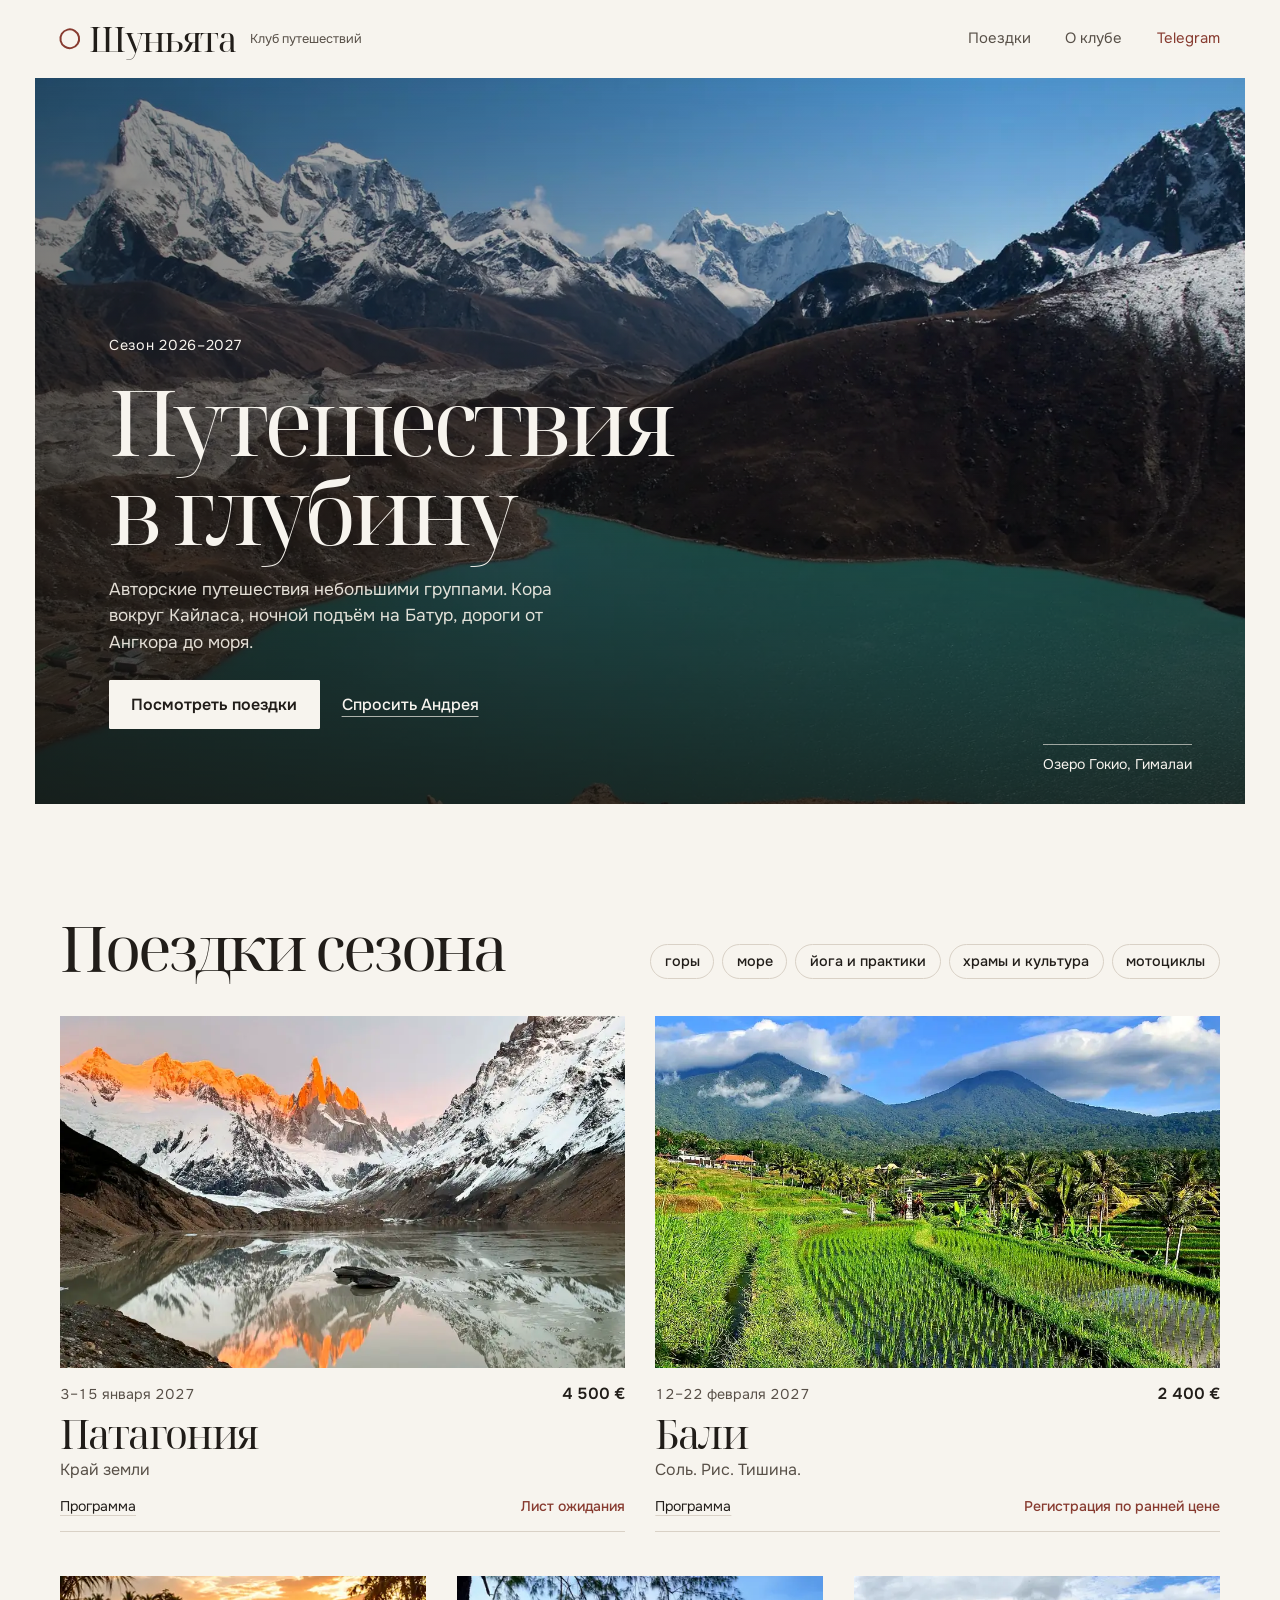
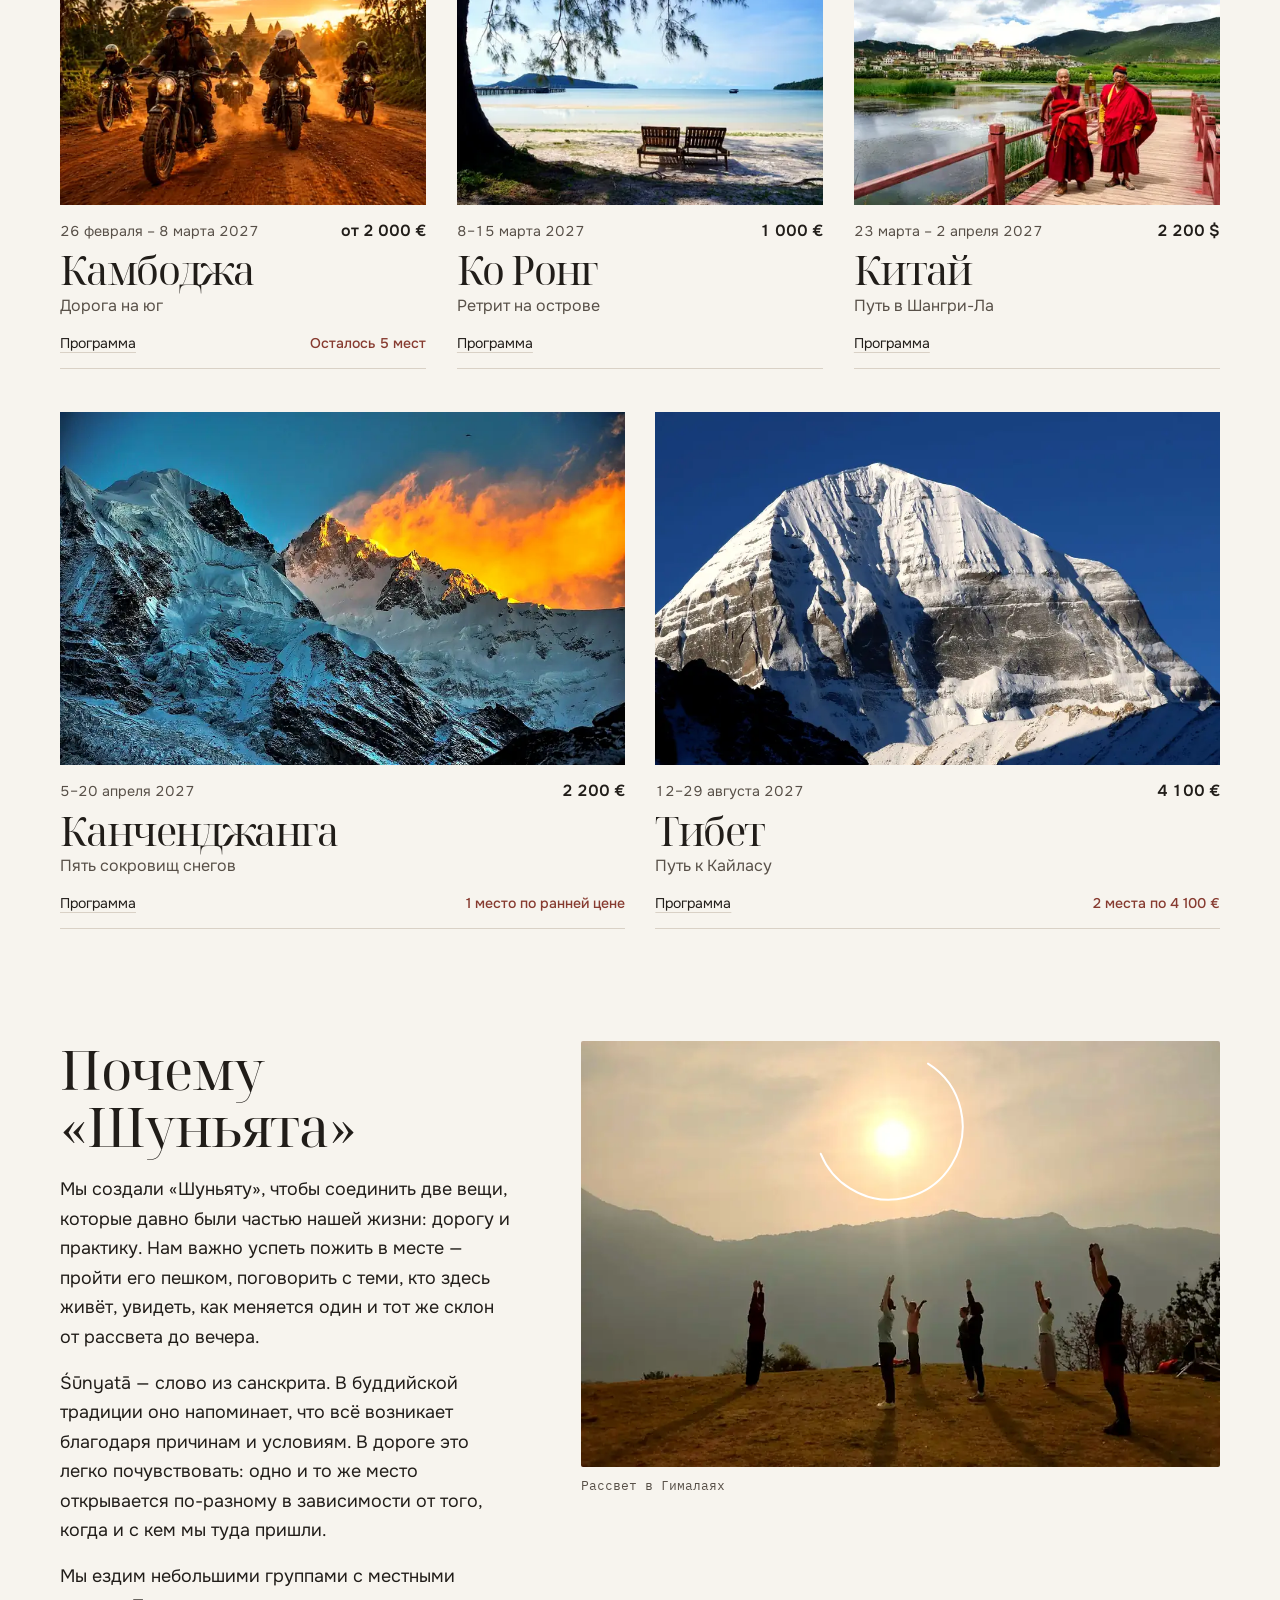
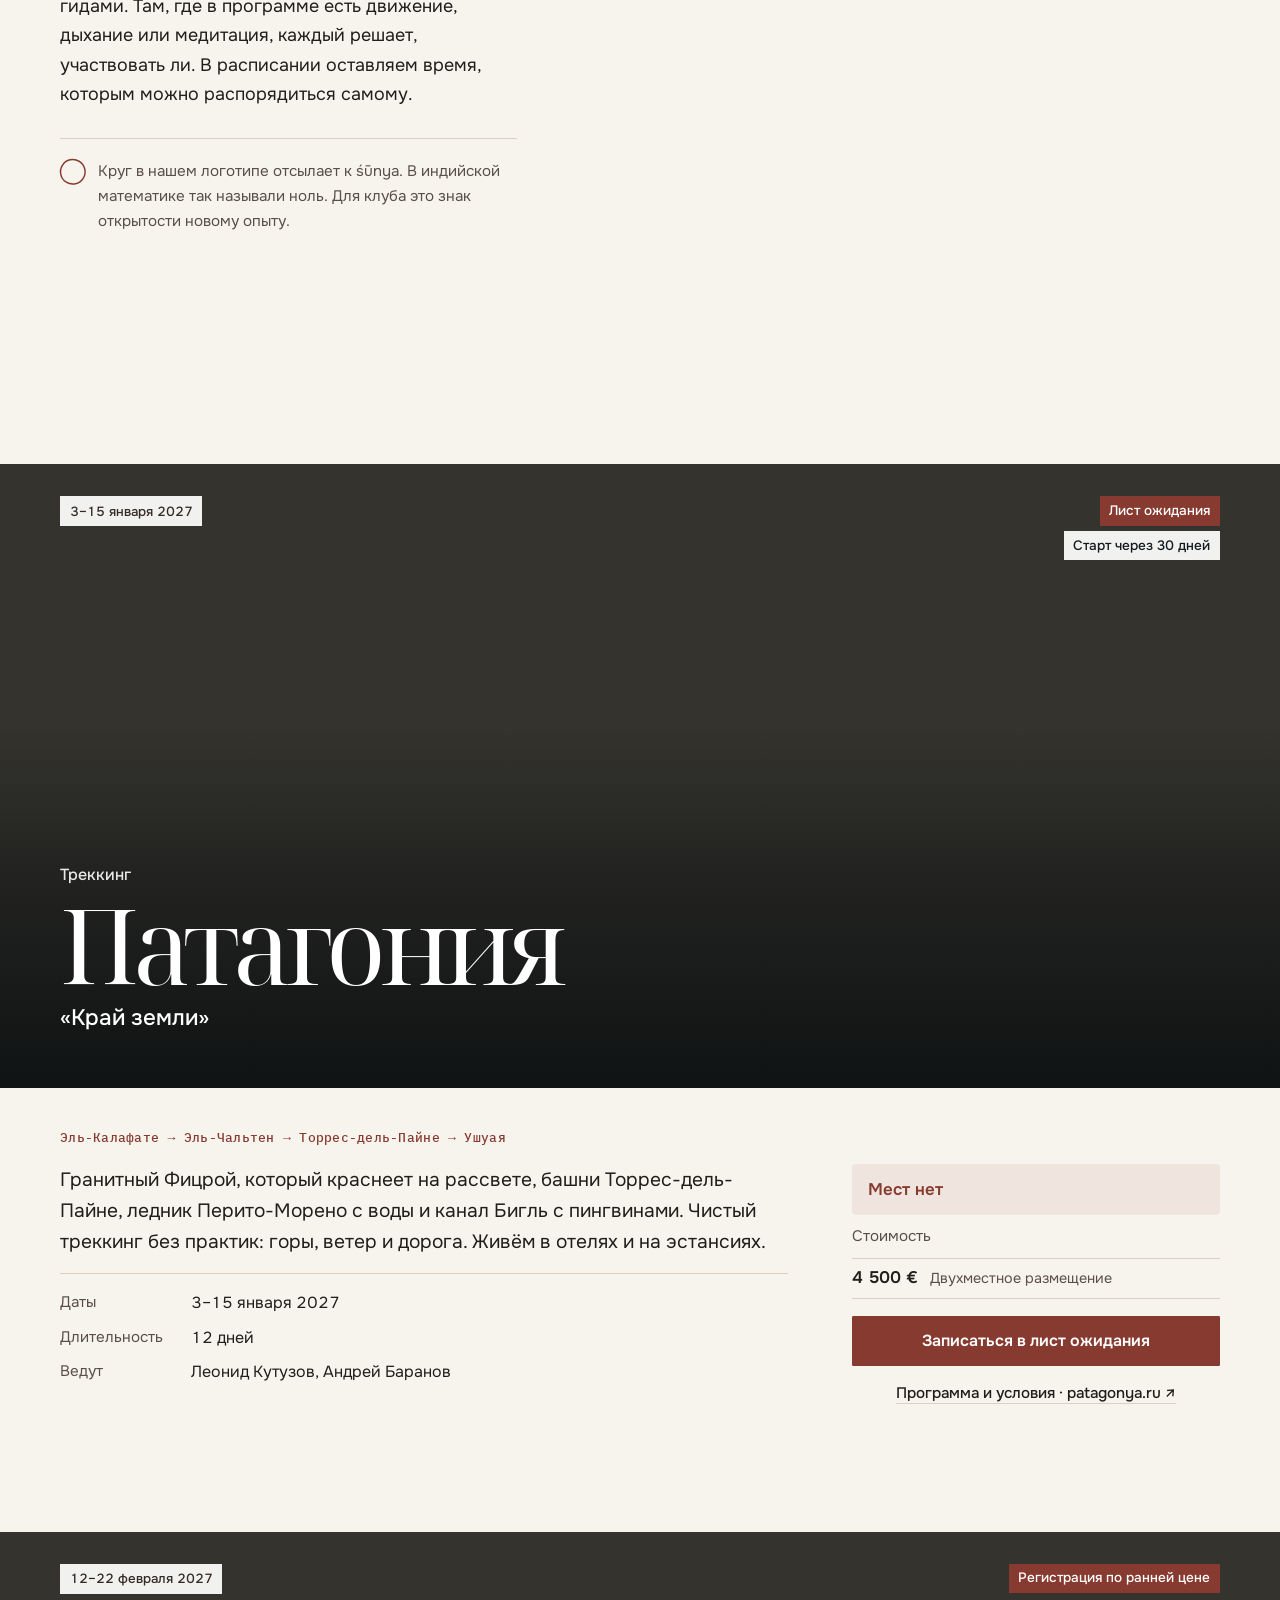
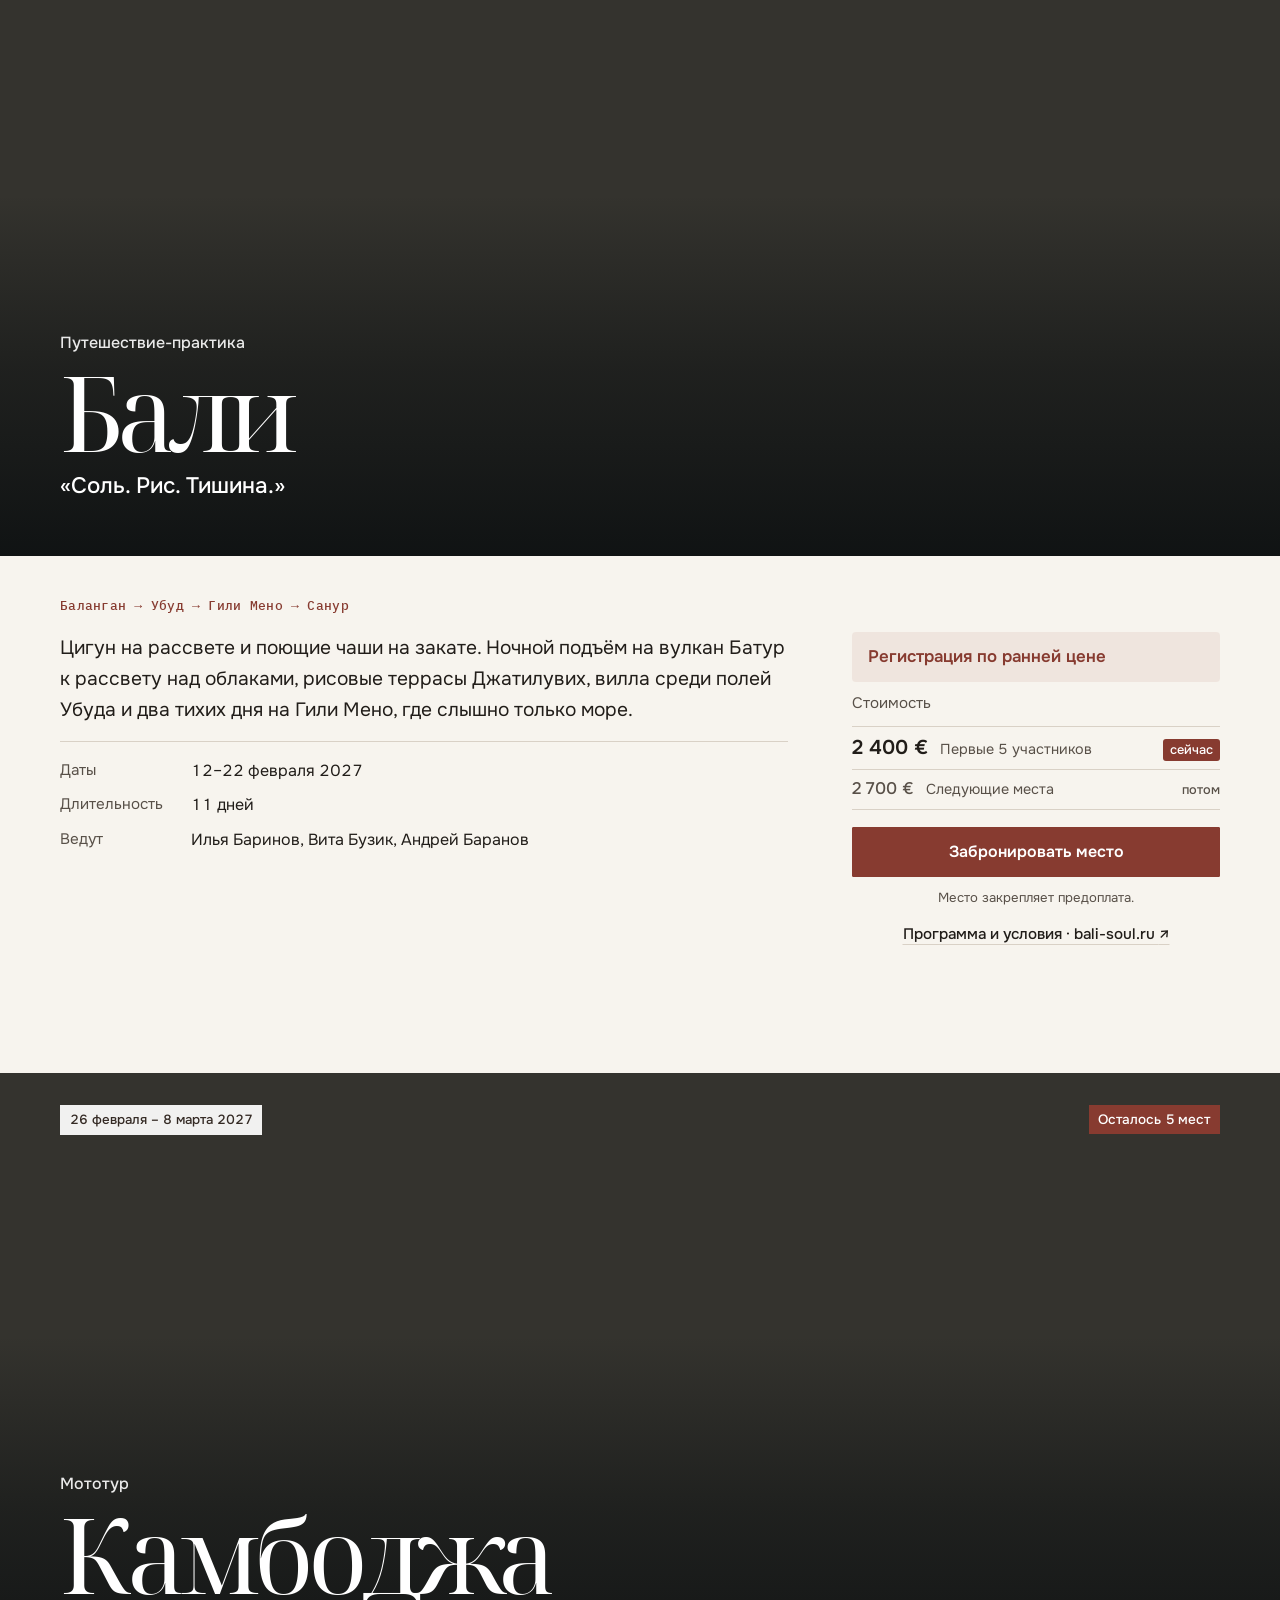
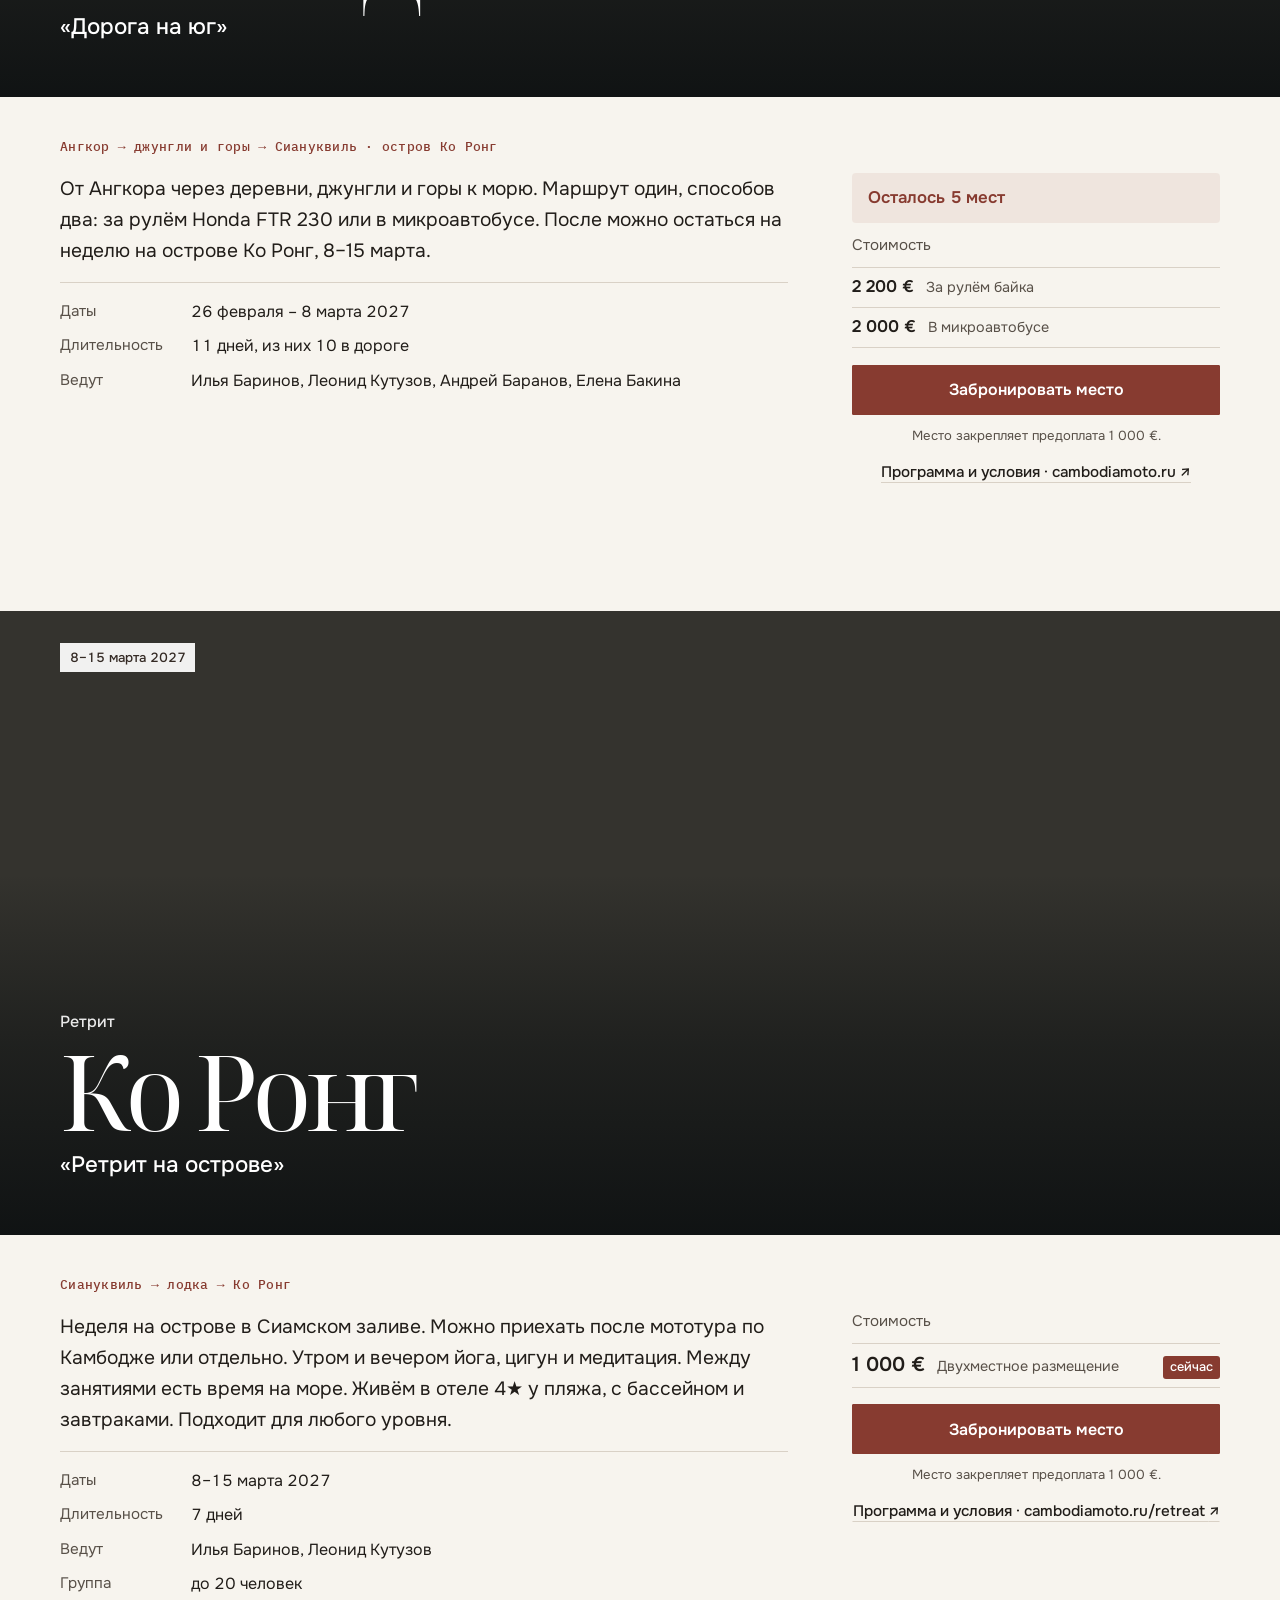
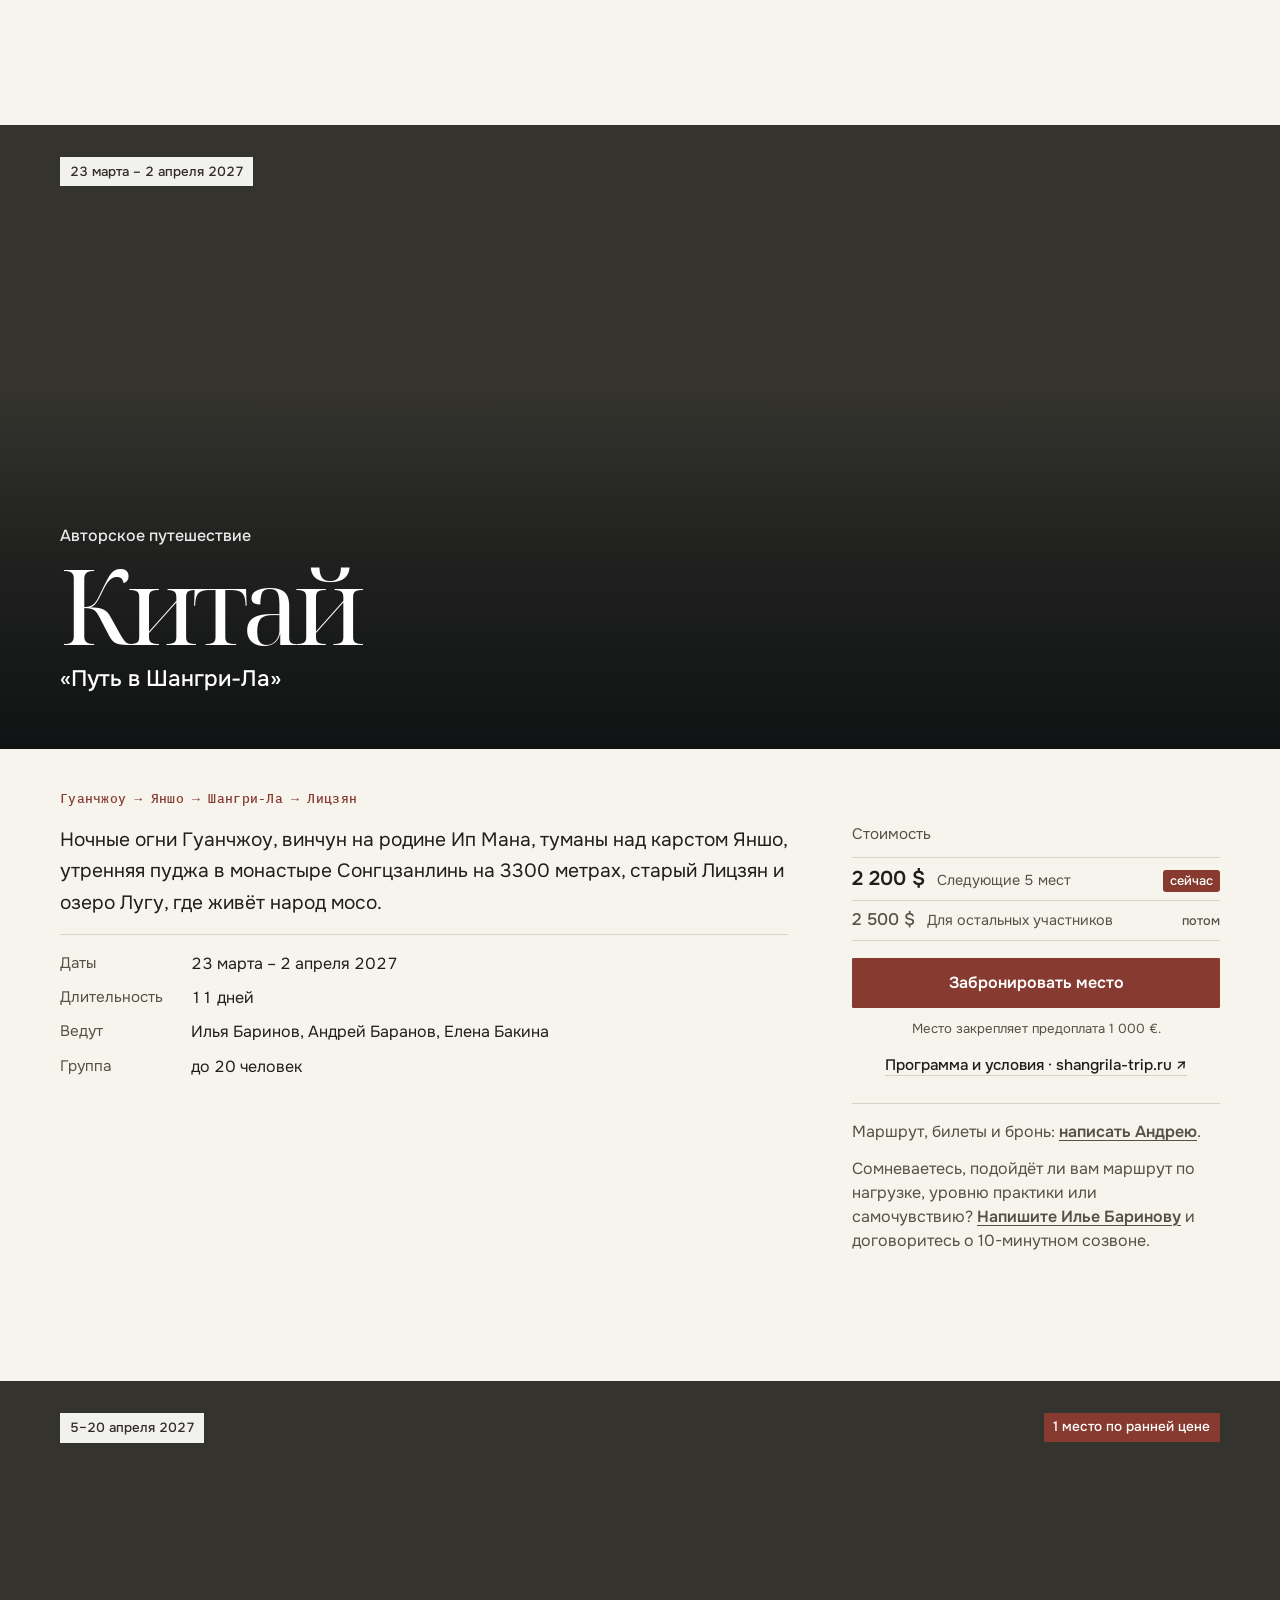
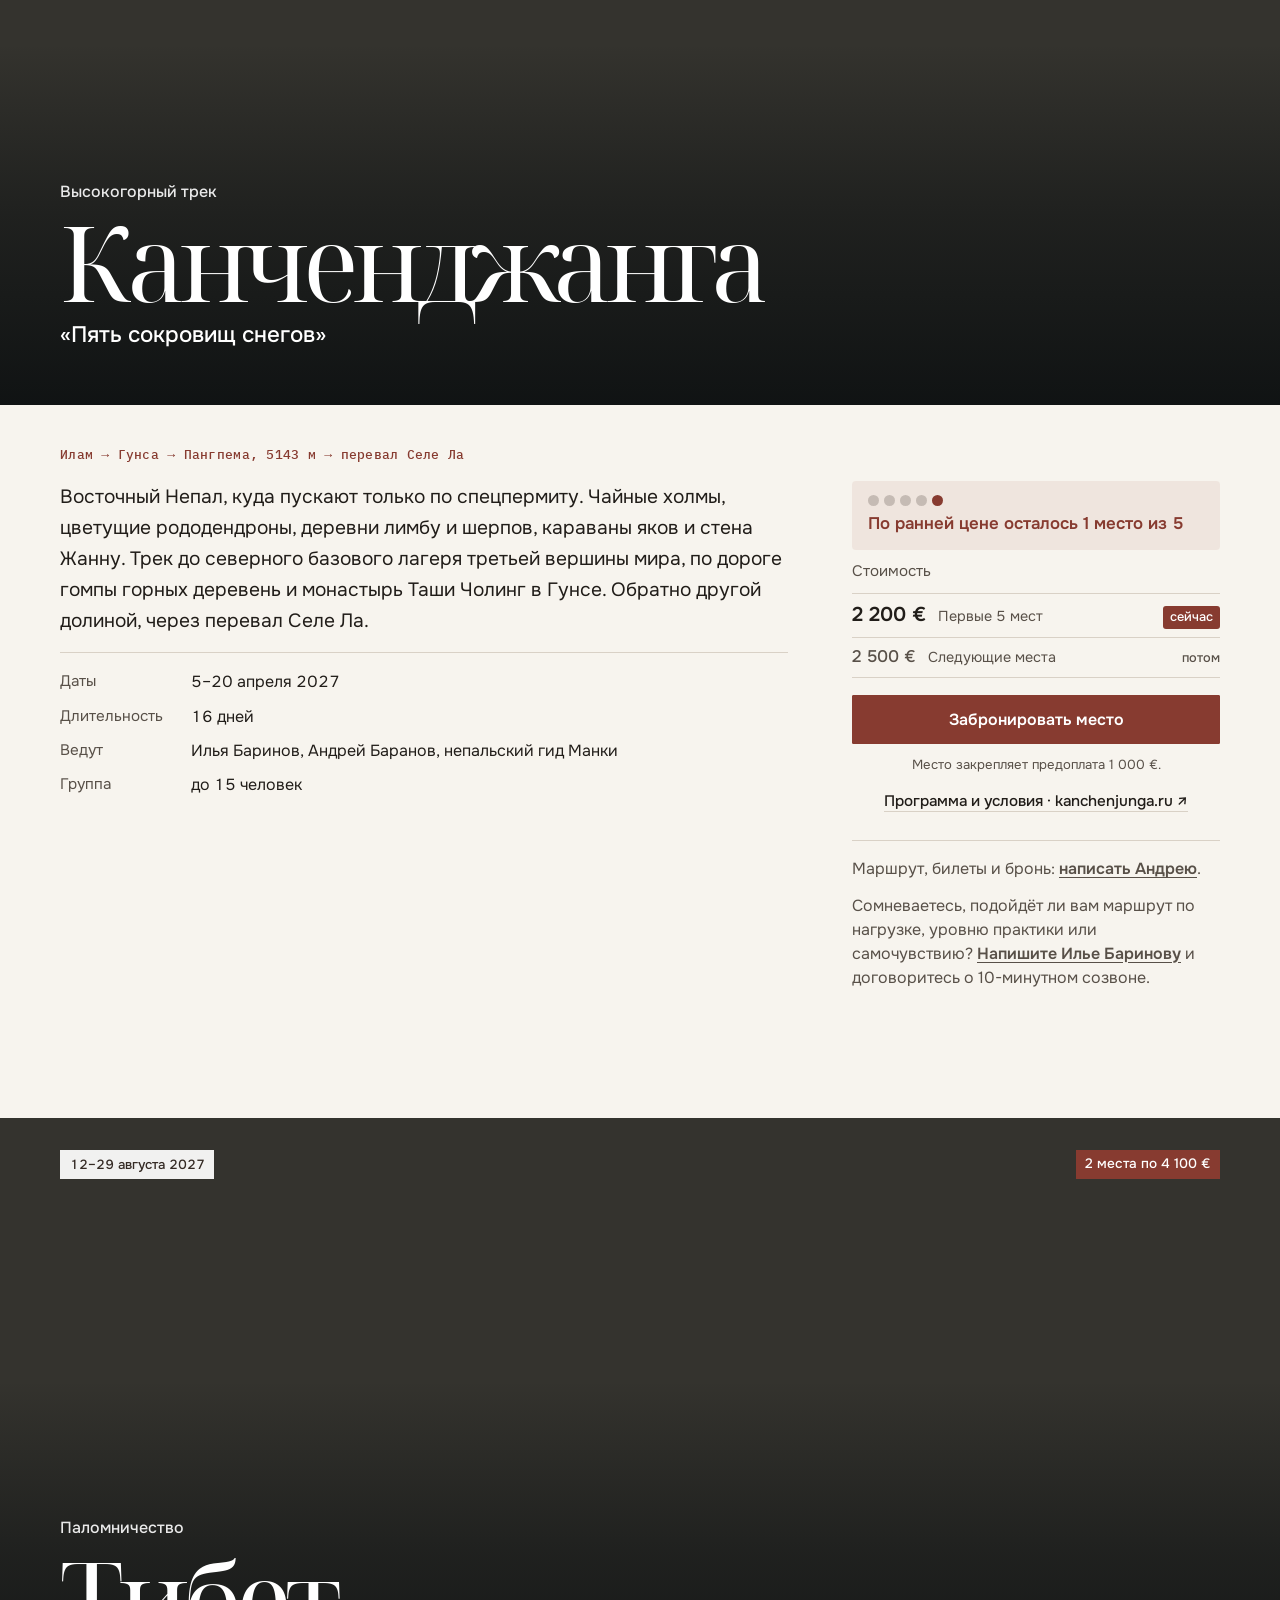
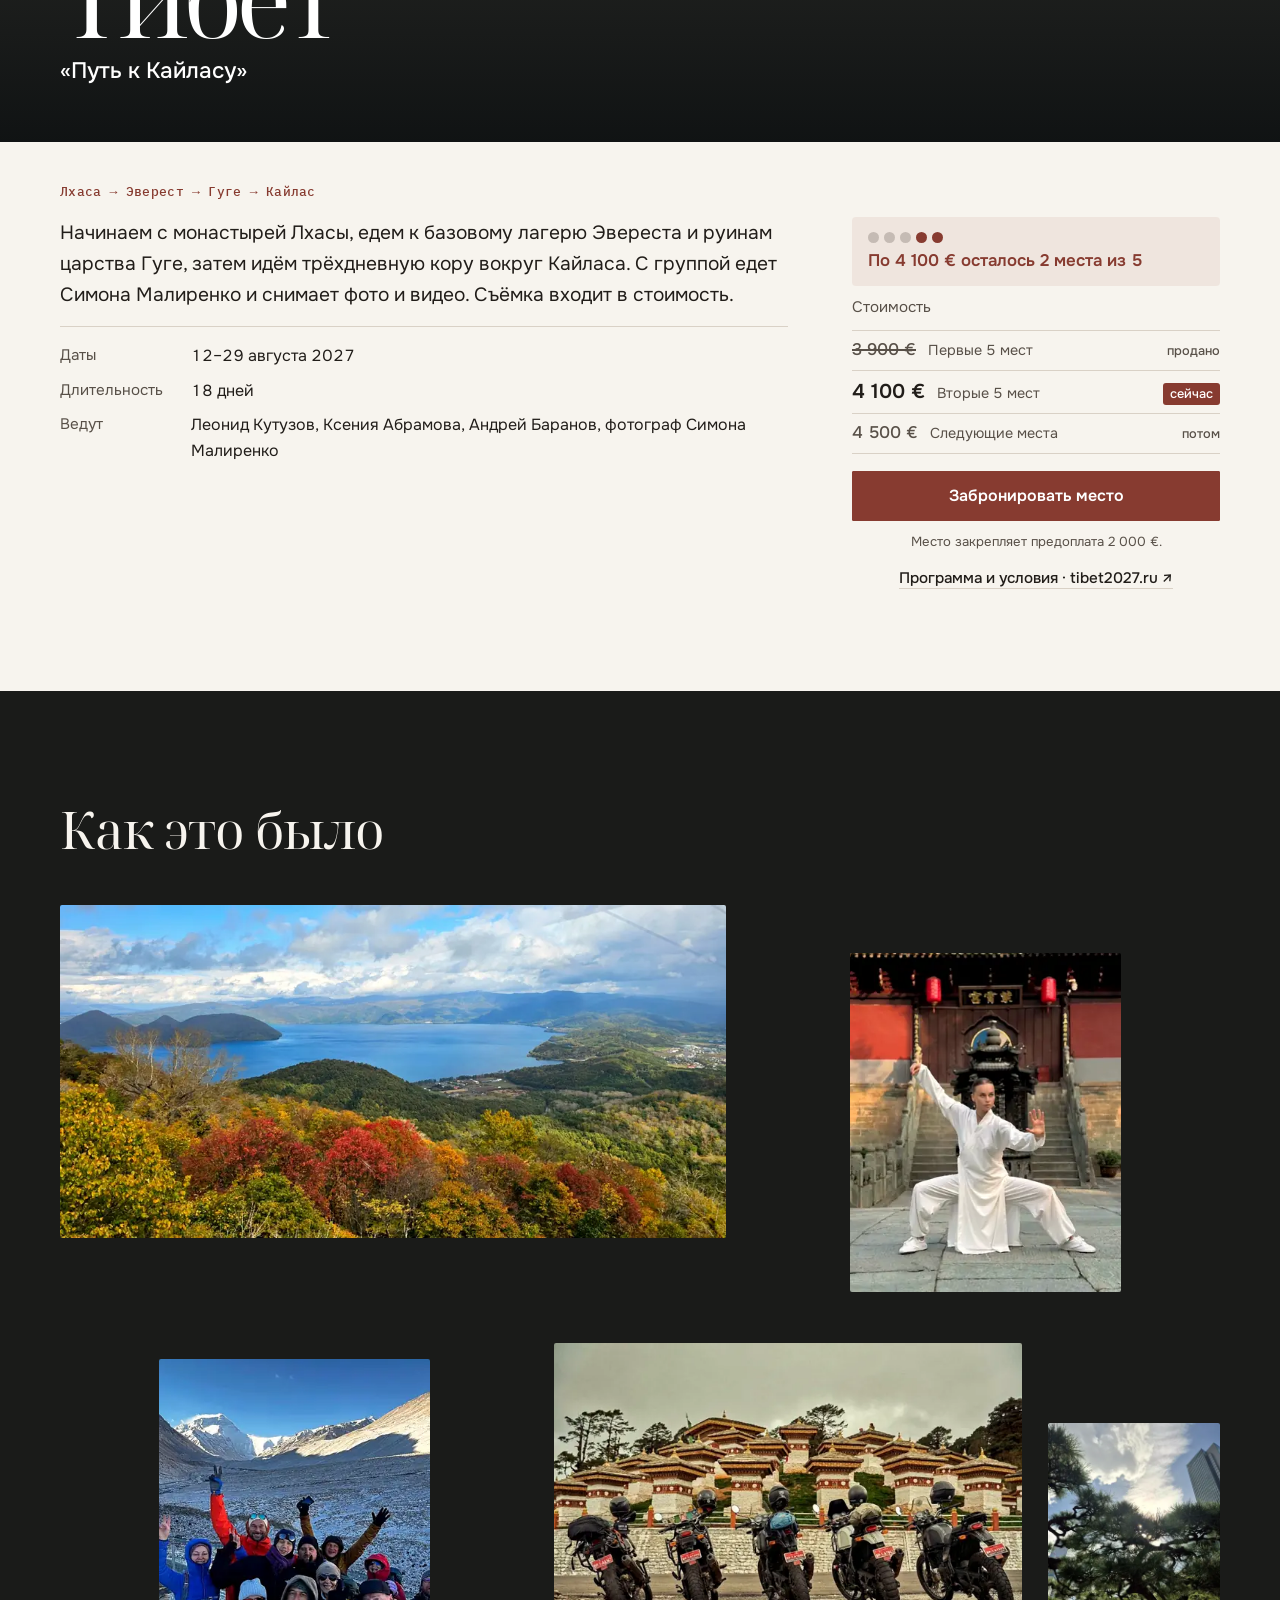
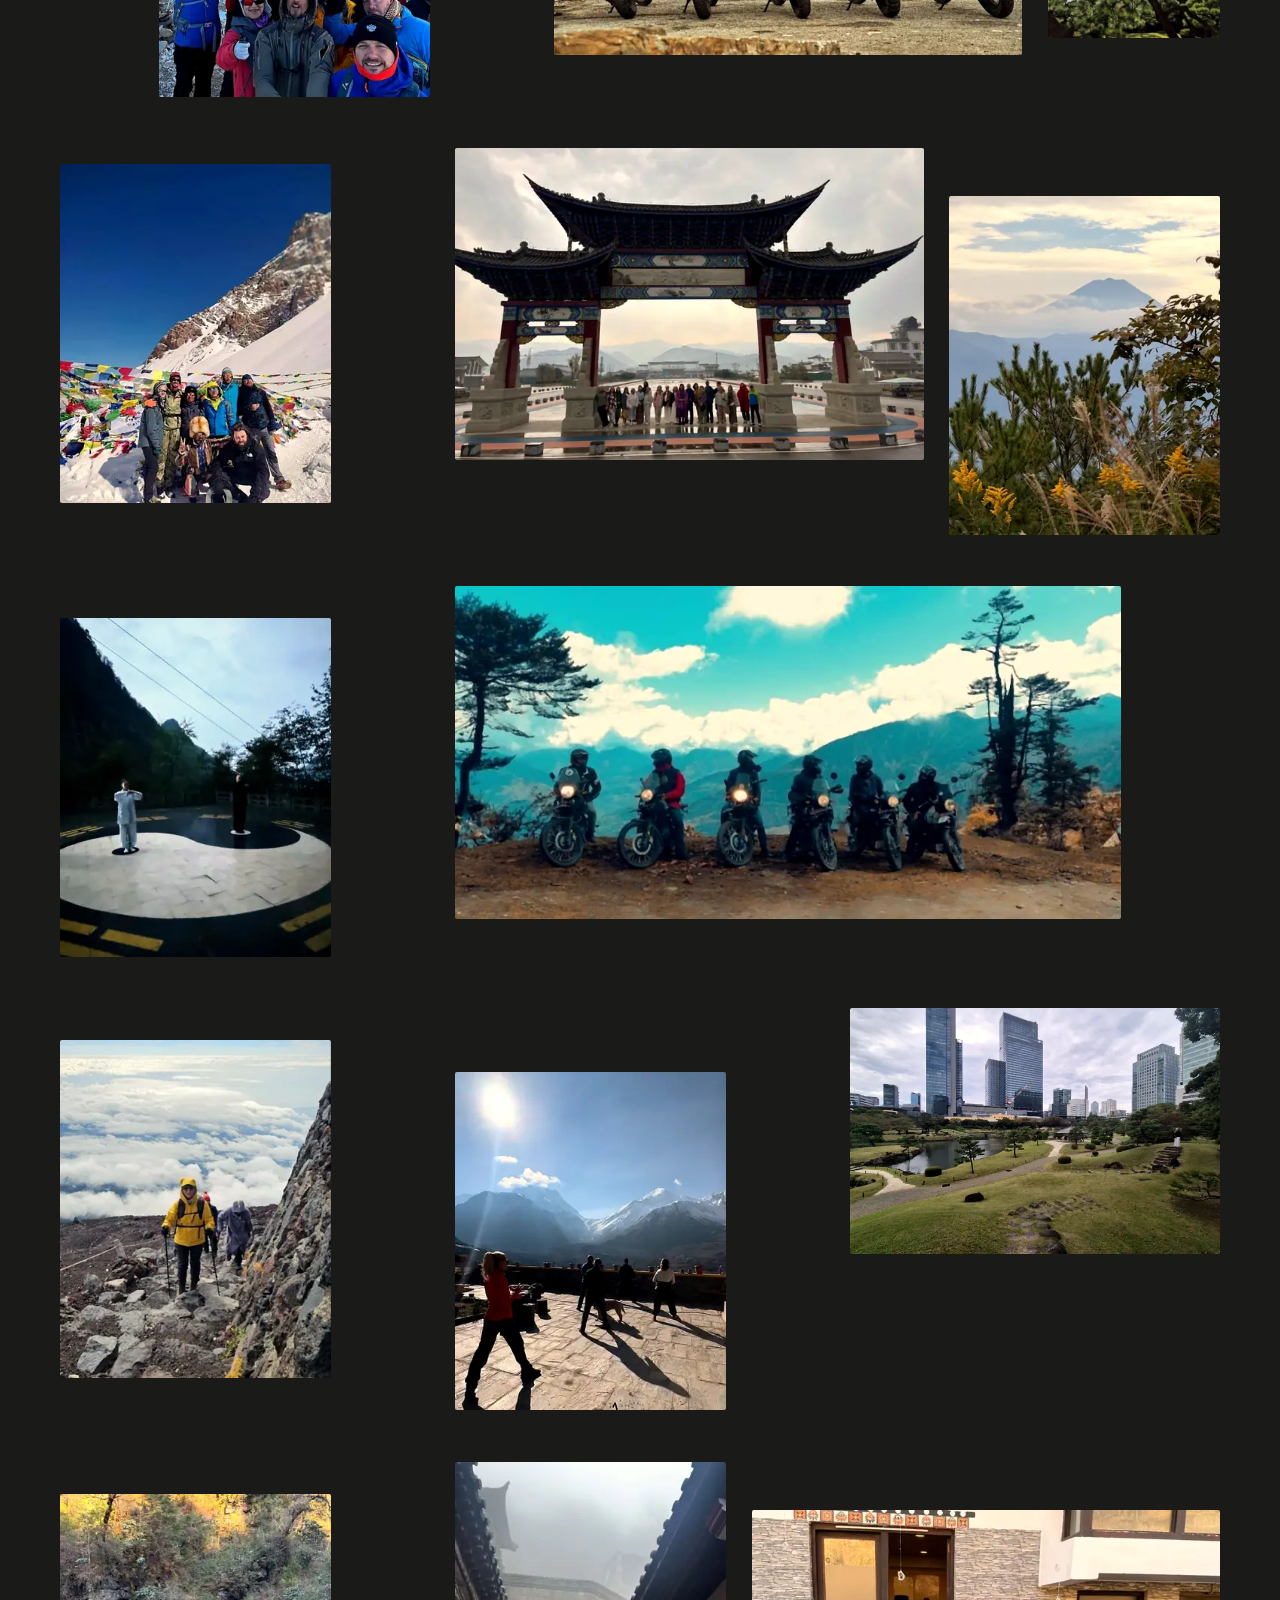
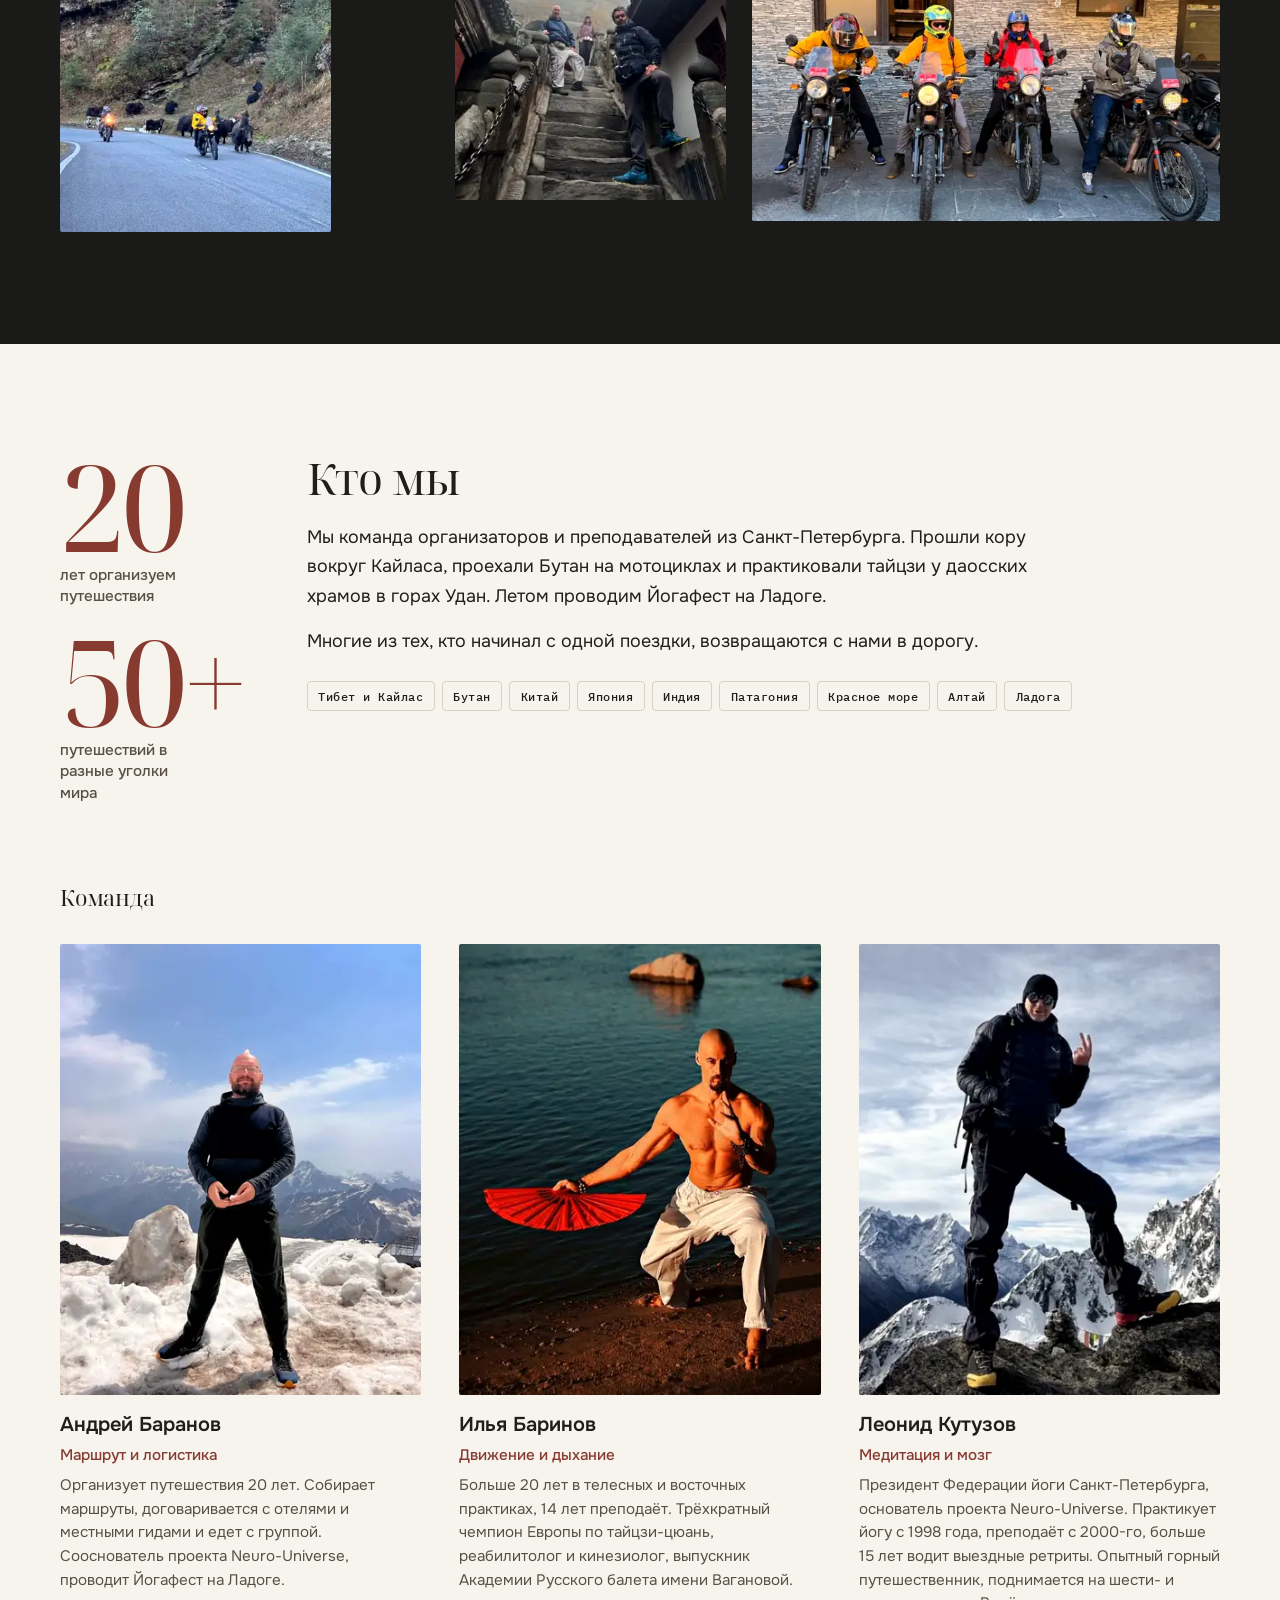
<file: index.html>
<!doctype html>
<html lang="ru">
<head>
<meta charset="utf-8">
<meta name="viewport" content="width=device-width, initial-scale=1, viewport-fit=cover">
<title>Клуб путешествий Шуньята · сезон 2026–2027</title>
<meta name="description" content="Клуб путешествий «Шуньята». Авторские поездки небольшими группами. Сезон 2026–2027: Патагония, Бали, Камбоджа, Ко Ронг, Китай, Канченджанга и Тибет.">
<link rel="canonical" href="https://shunyata-club.ru/">
<link rel="icon" href="favicon.ico" sizes="32x32">
<link rel="icon" href="favicon.svg" type="image/svg+xml">
<link rel="apple-touch-icon" href="apple-touch-icon.png">
<meta name="theme-color" content="#F7F4EE" media="(prefers-color-scheme: light)">
<meta name="theme-color" content="#1A1B19" media="(prefers-color-scheme: dark)">
<meta property="og:type" content="website">
<meta property="og:locale" content="ru_RU">
<meta property="og:url" content="https://shunyata-club.ru/">
<meta property="og:title" content="Клуб путешествий Шуньята · сезон 2026–2027">
<meta property="og:description" content="Клуб путешествий «Шуньята». Авторские поездки небольшими группами. Сезон 2026–2027: Патагония, Бали, Камбоджа, Ко Ронг, Китай, Канченджанга и Тибет.">
<meta property="og:image" content="https://shunyata-club.ru/img/og.jpg?v=a2938961">
<meta property="og:image:width" content="1200">
<meta property="og:image:height" content="630">
<meta property="og:image:alt" content="Снежные Гималаи и название клуба путешествий «Шуньята»">
<meta name="twitter:card" content="summary_large_image">
<link rel="preload" href="fonts/noto-serif-display.woff" as="font" type="font/woff" crossorigin><link rel="preload" href="fonts/onest-cyrillic.woff2" as="font" type="font/woff2" crossorigin>
<style>
@font-face{font-family:"Noto Serif Display";font-style:normal;font-weight:400;font-display:swap;src:url(fonts/noto-serif-display.woff) format("woff")}
@font-face{font-family:"IBM Plex Mono";font-style:normal;font-weight:400;font-display:swap;src:url(fonts/plex-mono-cyrillic-400.woff2) format("woff2");unicode-range:U+0301,U+0400-045F,U+0490-0491,U+04B0-04B1,U+2116}
@font-face{font-family:"IBM Plex Mono";font-style:normal;font-weight:400;font-display:swap;src:url(fonts/plex-mono-latin-ext-400.woff2) format("woff2");unicode-range:U+0100-02BA,U+02BD-02C5,U+02C7-02CC,U+02CE-02D7,U+02DD-02FF,U+0304,U+0308,U+0329,U+1D00-1DBF,U+1E00-1E9F,U+1EF2-1EFF,U+2020,U+20A0-20AB,U+20AD-20C4,U+2113,U+2C60-2C7F,U+A720-A7FF}
@font-face{font-family:"IBM Plex Mono";font-style:normal;font-weight:400;font-display:swap;src:url(fonts/plex-mono-latin-400.woff2) format("woff2");unicode-range:U+0000-00FF,U+0131,U+0152-0153,U+02BB-02BC,U+02C6,U+02DA,U+02DC,U+0304,U+0308,U+0329,U+2000-206F,U+20AC,U+2122,U+2191,U+2193,U+2212,U+2215,U+FEFF,U+FFFD}
@font-face{font-family:"IBM Plex Mono";font-style:normal;font-weight:500;font-display:swap;src:url(fonts/plex-mono-cyrillic-500.woff2) format("woff2");unicode-range:U+0301,U+0400-045F,U+0490-0491,U+04B0-04B1,U+2116}
@font-face{font-family:"IBM Plex Mono";font-style:normal;font-weight:500;font-display:swap;src:url(fonts/plex-mono-latin-ext-500.woff2) format("woff2");unicode-range:U+0100-02BA,U+02BD-02C5,U+02C7-02CC,U+02CE-02D7,U+02DD-02FF,U+0304,U+0308,U+0329,U+1D00-1DBF,U+1E00-1E9F,U+1EF2-1EFF,U+2020,U+20A0-20AB,U+20AD-20C4,U+2113,U+2C60-2C7F,U+A720-A7FF}
@font-face{font-family:"IBM Plex Mono";font-style:normal;font-weight:500;font-display:swap;src:url(fonts/plex-mono-latin-500.woff2) format("woff2");unicode-range:U+0000-00FF,U+0131,U+0152-0153,U+02BB-02BC,U+02C6,U+02DA,U+02DC,U+0304,U+0308,U+0329,U+2000-206F,U+20AC,U+2122,U+2191,U+2193,U+2212,U+2215,U+FEFF,U+FFFD}
@font-face{font-family:"Onest";font-style:normal;font-weight:400 600;font-display:swap;src:url(fonts/onest-cyrillic.woff2) format("woff2");unicode-range:U+0301,U+0400-045F,U+0490-0491,U+04B0-04B1,U+2116}
@font-face{font-family:"Onest";font-style:normal;font-weight:400 600;font-display:swap;src:url(fonts/onest-math.woff2) format("woff2");unicode-range:U+0302-0303,U+0305,U+0307-0308,U+0310,U+0312,U+0315,U+031A,U+0326-0327,U+032C,U+032F-0330,U+0332-0333,U+0338,U+033A,U+0346,U+034D,U+0391-03A1,U+03A3-03A9,U+03B1-03C9,U+03D1,U+03D5-03D6,U+03F0-03F1,U+03F4-03F5,U+2016-2017,U+2034-2038,U+203C,U+2040,U+2043,U+2047,U+2050,U+2057,U+205F,U+2070-2071,U+2074-209F,U+20D0-20DC,U+20E1,U+20E5-20EF,U+2100-2112,U+2114-2115,U+2117-2121,U+2123-214F,U+2190,U+2192,U+2194-21AE,U+21B0-21E5,U+21F1-21F2,U+21F4-2211,U+2213-2214,U+2216-22FF,U+2308-230B,U+2310,U+2319,U+231C-2321,U+2336-237A,U+237C,U+2395,U+239B-23B7,U+23D0,U+23DC-23E1,U+2474-2475,U+25AF,U+25B3,U+25B7,U+25BD,U+25C1,U+25CA,U+25CC,U+25FB,U+266D-266F,U+27C0-27FF,U+2900-2AFF,U+2B0E-2B11,U+2B30-2B4C,U+2BFE,U+3030,U+FF5B,U+FF5D,U+1D400-1D7FF,U+1EE00-1EEFF}
@font-face{font-family:"Onest";font-style:normal;font-weight:400 600;font-display:swap;src:url(fonts/onest-symbols.woff2) format("woff2");unicode-range:U+0001-000C,U+000E-001F,U+007F-009F,U+20DD-20E0,U+20E2-20E4,U+2150-218F,U+2190,U+2192,U+2194-2199,U+21AF,U+21E6-21F0,U+21F3,U+2218-2219,U+2299,U+22C4-22C6,U+2300-243F,U+2440-244A,U+2460-24FF,U+25A0-27BF,U+2800-28FF,U+2921-2922,U+2981,U+29BF,U+29EB,U+2B00-2BFF,U+4DC0-4DFF,U+FFF9-FFFB,U+10140-1018E,U+10190-1019C,U+101A0,U+101D0-101FD,U+102E0-102FB,U+10E60-10E7E,U+1D2C0-1D2D3,U+1D2E0-1D37F,U+1F000-1F0FF,U+1F100-1F1AE,U+1F1E6-1F1FF,U+1F30D-1F30F,U+1F315,U+1F31C,U+1F31E,U+1F320-1F32C,U+1F336,U+1F378,U+1F37D,U+1F382,U+1F393-1F39F,U+1F3A7-1F3A8,U+1F3AC-1F3AF,U+1F3C2,U+1F3C4-1F3C6,U+1F3CA-1F3CE,U+1F3D4-1F3E0,U+1F3ED,U+1F3F1-1F3F3,U+1F3F5-1F3F7,U+1F408,U+1F415,U+1F41F,U+1F426,U+1F43F,U+1F441-1F442,U+1F444,U+1F446-1F449,U+1F44C-1F44E,U+1F453,U+1F46A,U+1F47D,U+1F4A3,U+1F4B0,U+1F4B3,U+1F4B9,U+1F4BB,U+1F4BF,U+1F4C8-1F4CB,U+1F4D6,U+1F4DA,U+1F4DF,U+1F4E3-1F4E6,U+1F4EA-1F4ED,U+1F4F7,U+1F4F9-1F4FB,U+1F4FD-1F4FE,U+1F503,U+1F507-1F50B,U+1F50D,U+1F512-1F513,U+1F53E-1F54A,U+1F54F-1F5FA,U+1F610,U+1F650-1F67F,U+1F687,U+1F68D,U+1F691,U+1F694,U+1F698,U+1F6AD,U+1F6B2,U+1F6B9-1F6BA,U+1F6BC,U+1F6C6-1F6CF,U+1F6D3-1F6D7,U+1F6E0-1F6EA,U+1F6F0-1F6F3,U+1F6F7-1F6FC,U+1F700-1F80B,U+1F810-1F847,U+1F850-1F859,U+1F860-1F887,U+1F890-1F8AD,U+1F8B0-1F8BB,U+1F8C0-1F8C1,U+1F8D0-1F8D8,U+1F900-1F90B,U+1F93B,U+1F946,U+1F984,U+1F996,U+1F9E9,U+1FA00-1FA6F,U+1FA70-1FA7C,U+1FA80-1FAC6,U+1FAC8,U+1FACC-1FADD,U+1FADF-1FAEB,U+1FAEF-1FAFA,U+1FB00-1FBFF}
@font-face{font-family:"Onest";font-style:normal;font-weight:400 600;font-display:swap;src:url(fonts/onest-latin-ext.woff2) format("woff2");unicode-range:U+0100-02BA,U+02BD-02C5,U+02C7-02CC,U+02CE-02D7,U+02DD-02FF,U+0304,U+0308,U+0329,U+1D00-1DBF,U+1E00-1E9F,U+1EF2-1EFF,U+2020,U+20A0-20AB,U+20AD-20C4,U+2113,U+2C60-2C7F,U+A720-A7FF}
@font-face{font-family:"Onest";font-style:normal;font-weight:400 600;font-display:swap;src:url(fonts/onest-latin.woff2) format("woff2");unicode-range:U+0000-00FF,U+0131,U+0152-0153,U+02BB-02BC,U+02C6,U+02DA,U+02DC,U+0304,U+0308,U+0329,U+2000-206F,U+20AC,U+2122,U+2191,U+2193,U+2212,U+2215,U+FEFF,U+FFFD}

/* Клуб путешествий Шуньята: фотографическая обложка, каталог поездок, подробности маршрутов,
   «Почему Шуньята», снимки прошлых поездок, о клубе. */
:root{
  --paper:#F7F4EE; --surface:#FFFDF8; --ink:#211D19; --ink-soft:#585048; --line:#D9D1C6;
  --stamp:#873B30; --stamp-wash:rgba(135,59,48,.08);
  --night:#1A1B19; --on-night:#F7F4EE; --on-night-soft:rgba(255,250,241,.87);
  --on-photo:#FFFFFF; --scrim:rgba(6,10,12,.78); --chip-bg:rgba(255,255,255,.93);
  --fill:#873B30; --on-fill:#FFFFFF;
  --f-display:"Noto Serif Display",Georgia,serif;
  --f-body:"Onest","Segoe UI",system-ui,-apple-system,sans-serif;
  --f-mono:"IBM Plex Mono",ui-monospace,SFMono-Regular,Menlo,monospace;
  --gutter:max(clamp(16px,4vw,40px),env(safe-area-inset-left,0px),env(safe-area-inset-right,0px));
  --edge:max(var(--gutter),calc((100% - 1160px) / 2));
  --bar:2.75rem;
  --ease:cubic-bezier(.22,1,.36,1);
}
@media (prefers-color-scheme: dark){
  :root:not([data-theme="light"]){
    --paper:#1A1B19; --surface:#252521; --ink:#F6F0E6; --ink-soft:#C6BEB2; --line:#45413B;
    --stamp:#EDA995; --stamp-wash:rgba(237,169,149,.12); --night:#131A1C; color-scheme:dark;
  }
}
:root[data-theme="dark"]{
  --paper:#1A1B19; --surface:#252521; --ink:#F6F0E6; --ink-soft:#C6BEB2; --line:#45413B;
  --stamp:#EDA995; --stamp-wash:rgba(237,169,149,.12); --night:#131A1C; color-scheme:dark;
}
*,*::before,*::after{box-sizing:border-box}
html{scroll-behavior:smooth}
body{margin:0;background:var(--paper);color:var(--ink);font:400 1rem/1.6 var(--f-body);-webkit-font-smoothing:antialiased;overflow-x:clip}
a{color:inherit}
p{text-wrap:pretty}
/* ссылка «к поездкам» для клавиатуры: видна только в фокусе */
.skip{position:absolute;z-index:30;left:var(--gutter);top:.75rem;padding:.6rem .9rem;border-radius:4px;background:var(--fill);color:var(--on-fill);
  font:600 .95rem/1.2 var(--f-body);text-decoration:none;transform:translateY(-200%)}
.skip:focus{transform:none}
:focus-visible{outline:2px solid var(--stamp);outline-offset:3px;border-radius:4px}
.sr{position:absolute;width:1px;height:1px;overflow:hidden;clip-path:inset(50%);white-space:nowrap}
.wrap{max-width:1240px;margin-inline:auto;padding-inline:var(--gutter)}
picture{display:contents}

/* Обложка */
.masthead{padding-bottom:clamp(.75rem,2vw,1.5rem)}
.top{display:flex;align-items:center;justify-content:space-between;gap:1rem;width:100%;min-height:4.9rem;padding-block:.75rem}
.brand{display:inline-flex;align-items:center;gap:.6rem;white-space:nowrap;text-decoration:none}
.brand-name{font:400 clamp(1.5rem,2.8vw,2.15rem)/1 var(--f-display);letter-spacing:-.045em}
.brand small{font-size:.8rem;color:var(--ink-soft);margin-left:.35rem}
.top nav{display:flex;align-items:center;gap:clamp(.65rem,2.7vw,2.3rem)}
.top nav a{padding:.55rem 0;color:var(--ink-soft);font-size:.93rem;text-decoration:none;white-space:nowrap}
.top nav a:hover{text-decoration:underline;text-underline-offset:.25em}
.top nav .top-contact{color:var(--stamp)}
.feature{position:relative;isolation:isolate;display:grid;align-items:end;min-height:clamp(32rem,50vw,44rem);
  max-width:100rem;margin:0 auto;width:calc(100% - clamp(1.5rem,5.4vw,6rem));overflow:hidden;
  color:var(--on-night);background:#34332e}
.feature img{position:absolute;inset:0;width:100%;height:100%;object-fit:cover;object-position:50% 45%;z-index:-2}
.feature::after{content:"";position:absolute;inset:0;z-index:-1;
  background:linear-gradient(0deg,rgba(22,20,17,.78),rgba(22,20,17,.14) 70%,transparent),
    linear-gradient(90deg,rgba(22,20,17,.50),transparent 79%)}
.hero{display:grid;justify-items:start;gap:clamp(.85rem,2vw,1.25rem);min-width:0}
.feature .hero{padding:clamp(2rem,5.8vw,5.8rem);padding-top:clamp(7rem,22vw,16rem)}
.eyebrow{margin:0;font-size:.9rem;letter-spacing:.05em}
.hero h1{margin:0;font:400 clamp(3rem,7.1vw,7.4rem)/.98 var(--f-display);letter-spacing:-.055em}
.hero h1 .ln{display:block}
.lead{margin:0;max-width:43ch;font-size:clamp(1rem,1.35vw,1.2rem);line-height:1.55;color:var(--on-night-soft)}
.hero-cta{display:flex;align-items:center;flex-wrap:wrap;gap:.6rem 1.35rem;margin-top:.25rem}
.hero-cta .btn{background:#F7F4EE;color:#211D19;border:1px solid #F7F4EE;padding-inline:1.35rem}
.hero-cta .btn:hover{background:#E7DACB;border-color:#E7DACB}
.hero-consult{color:var(--on-night);font-weight:500;text-underline-offset:.35em;text-decoration-color:rgba(255,250,241,.65);padding:.55rem 0}
.hero-consult:hover{text-decoration-color:currentColor}
.cover-caption{position:absolute;right:clamp(1.25rem,4.2vw,4rem);bottom:1.75rem;margin:0;color:var(--on-night);
  font-size:.88rem;border-top:1px solid rgba(255,250,241,.58);padding-top:.5rem}
@media (max-width:900px){.brand small{display:none}}
@media (max-width:699px){
  .top{min-height:4rem;gap:.75rem}
  .top nav a{font-size:.82rem}
  .top nav{gap:clamp(.6rem,3vw,1.1rem)}
  .feature{min-height:clamp(32rem,133vw,42rem);width:calc(100% - 1.5rem)}
  .feature .hero{padding:7rem clamp(1rem,5vw,2rem) 3.8rem}
  .feature img{object-position:50% 28%}
  .feature::after{background:linear-gradient(0deg,rgba(22,20,17,.90),rgba(22,20,17,.53) 51%,transparent 87%)}
  .hero h1{font-size:clamp(2.38rem,10.5vw,4.6rem)}
  .cover-caption{right:clamp(1rem,5vw,2rem);bottom:.9rem;font-size:.78rem}
  .hero-cta{column-gap:.9rem}
  .hero-cta .btn{padding-inline:.85rem}
}

.masthead.notfound{min-height:100svh;display:flex;flex-direction:column;background:var(--night);color:var(--on-night)}
.notfound .top nav a{color:var(--on-night-soft)}
.nf{flex:1;width:100%;display:grid;align-content:center;padding-block:3rem 5rem}
.nf .hero h1{font-size:clamp(2.5rem,6vw,5.8rem)}

/* Каталог */
.season{padding-block:clamp(3rem,6.8vw,6rem) 0}
.season-head{display:flex;align-items:end;justify-content:space-between;flex-wrap:wrap;gap:1.25rem;margin-bottom:clamp(1.5rem,3vw,2.3rem)}
.season h2{margin:0;font:400 clamp(2.65rem,4.9vw,4.8rem)/1.02 var(--f-display);letter-spacing:-.05em}
.season-filter{display:flex;flex-wrap:wrap;align-items:center;gap:.5rem}
.tag{appearance:none;cursor:pointer;padding:.48rem .85rem;border:1px solid var(--line);border-radius:99px;background:none;color:var(--ink);
  font:500 .9rem/1.2 var(--f-body);transition:border-color 150ms ease-out,background-color 150ms ease-out,color 150ms ease-out}
.tag:hover{border-color:var(--ink)}
.tag[aria-pressed="true"]{background:var(--fill);border-color:var(--fill);color:var(--on-fill)}
.season-list{list-style:none;margin:0;padding:0;display:grid;gap:clamp(1.5rem,3.4vw,3rem) clamp(1rem,2.4vw,2.25rem)}
.season-list li{min-width:0}
.season-list li[hidden],.season-list li.is-past{display:none}
.season-list a{display:flex;flex-direction:column;height:100%;border-bottom:1px solid var(--line);text-decoration:none;padding-bottom:.85rem}
.season-list h3{margin:.45rem 0 .15rem;font:400 clamp(1.85rem,3.1vw,3rem)/1.02 var(--f-display);letter-spacing:-.04em;overflow-wrap:anywhere}
.season-list a:hover h3{color:var(--stamp)}
.season-card-media{overflow:hidden;aspect-ratio:16/10;background:#D9D1C6}
.season-card-media img{display:block;width:100%;height:100%;object-fit:cover;object-position:var(--pos,50% 50%)}
.season-card-meta{display:flex;align-items:baseline;justify-content:space-between;gap:.5rem .85rem;margin-top:.8rem}
.se-dates{color:var(--ink-soft);font-size:.89rem;font-variant-numeric:tabular-nums}
.se-price{font-weight:600;font-variant-numeric:tabular-nums;white-space:nowrap}
.se-project{color:var(--ink-soft)}
.season-card-foot{display:flex;align-items:baseline;justify-content:space-between;gap:.5rem 1rem;flex-wrap:wrap;margin-top:auto;padding-top:.8rem;font-size:.88rem}
.se-action{text-decoration:underline;text-underline-offset:.27em;text-decoration-color:var(--line)}
.season-list a:hover .se-action{text-decoration-color:currentColor}
.se-what{font-weight:500;color:var(--stamp)}
.season-empty{color:var(--ink-soft);margin:1.25rem 0 0}
@media (min-width:620px){.season-list{grid-template-columns:repeat(2,minmax(0,1fr))}}
@media (min-width:1000px){
  .season-list{grid-template-columns:repeat(6,minmax(0,1fr))}
  .season-list li{grid-column:span 2}
  .season:not(:has(.tag[aria-pressed="true"],.is-past)) .season-list li:nth-child(-n+2),
  .season:not(:has(.tag[aria-pressed="true"],.is-past)) .season-list li:nth-child(n+6):nth-last-child(-n+2){grid-column:span 3}
}

/* строка поездок: появляется, пока на экране главы */
.tripnav{position:fixed;z-index:20;top:env(safe-area-inset-top,0px);left:0;right:0;background:var(--paper);border-bottom:1px solid var(--line);
  transform:translateY(-110%);visibility:hidden;transition:transform .5s var(--ease),visibility 0s linear .5s}
.tripnav.is-on{transform:none;visibility:visible;transition:transform .5s var(--ease)}
.tripnav-in{display:flex;gap:1.5rem;height:var(--bar);overflow-x:auto;scrollbar-width:none}
.tripnav-in::-webkit-scrollbar{display:none}
.tripnav a{display:flex;align-items:center;gap:.45rem;flex-shrink:0;padding-top:2px;border-bottom:2px solid transparent;
  text-decoration:none;font:600 .9rem/1 var(--f-body);color:var(--ink-soft);white-space:nowrap}
.tripnav small{font:400 .8rem/1 var(--f-body);color:var(--ink-soft)}
.tripnav a:hover{color:var(--ink)}
.tripnav a[aria-current]{color:var(--stamp);border-bottom-color:var(--stamp)}
.tripnav a.is-past{opacity:.55}
.tripnav a:focus-visible{outline-offset:-2px}

/* поездки: фото на всю ширину экрана, текст по сетке страницы */
.trips{display:grid;gap:clamp(4.5rem,10vw,8rem);padding-block:clamp(3.5rem,8vw,6.5rem)}
.trip{scroll-margin-top:calc(var(--bar) + env(safe-area-inset-top,0px))}
.trip-photo{position:relative;display:block;overflow:hidden;aspect-ratio:4/5;color:var(--on-photo);text-decoration:none;background:#34332E;max-width:100rem;margin-inline:auto;width:100%}
@media (min-width:600px){.trip-photo{aspect-ratio:auto;height:clamp(22rem,52vw,39rem)}}
.photo{position:absolute;inset:0;width:100%;height:100%;object-fit:cover;object-position:var(--pos)}
.trip-photo::after{content:"";position:absolute;inset:0;background:linear-gradient(to top,var(--scrim) 0%,rgba(6,10,12,.45) 30%,rgba(6,10,12,0) 58%)}
.cap{position:absolute;z-index:1;left:0;right:0;bottom:0;padding:0 var(--edge) clamp(1.5rem,4.5vw,3.5rem);display:grid;gap:.55rem}
.kicker{font:500 1rem/1.3 var(--f-body);opacity:.9}
.trip h2{margin:0;font:400 clamp(2.7rem,8.1vw,8rem)/.96 var(--f-display);letter-spacing:-.06em;overflow-wrap:anywhere}
.project{font:500 clamp(1.05rem,2vw,1.4rem)/1.3 var(--f-body)}
/* даты слева, флажки справа: в одной строке, поэтому не наезжают друг на друга на любой ширине */
.badges{position:absolute;z-index:1;top:clamp(1rem,3vw,2rem);left:var(--edge);right:var(--edge);
  display:flex;justify-content:space-between;align-items:flex-start;gap:.9rem}
.stamp{flex:0 1 auto;min-width:0;background:var(--chip-bg);color:#342A24;padding:.45rem .6rem;font:500 .83rem/1.15 var(--f-body);font-variant-numeric:tabular-nums}
.chips{flex:0 1 auto;min-width:0;display:grid;gap:.35rem;justify-items:end}
.flag,.status{padding:.4rem .6rem;font:500 .85rem/1.2 var(--f-body);text-align:right}
.flag{background:var(--fill);color:var(--on-fill)}
.flag.is-last{font-weight:600}
.status{background:var(--chip-bg);color:#111A1C}

/* под фото: маршрут на всю ширину, ниже описание и правая колонка начинаются на одной линии */
.trip-body{display:grid;gap:1.75rem;padding-top:clamp(1.5rem,3.5vw,2.5rem)}
@media (min-width:880px){.trip-body{grid-template-columns:minmax(0,1fr) 23rem;column-gap:clamp(2rem,5vw,4.5rem)}.route{grid-column:1/-1}}
.trip-main{min-width:0;display:grid;gap:1rem;align-content:start}
.route{margin:0 0 -.75rem;font:500 .82rem/1.5 var(--f-mono);color:var(--stamp);letter-spacing:.02em}
.trip-text{margin:0;font-size:clamp(1.05rem,1.5vw,1.2rem);line-height:1.62;max-width:60ch}
.facts{margin:0;display:grid;grid-template-columns:7.2rem minmax(0,1fr);gap:.55rem 1rem;padding-top:1rem;border-top:1px solid var(--line)}
.facts dt{font:400 .95rem/1.6 var(--f-body);color:var(--ink-soft)}
.facts dd{margin:0;font-variant-numeric:tabular-nums}

/* правая колонка: места, цена, действия */
.aside{display:grid;gap:.7rem;align-content:start;min-width:0}
.aside-label{margin:0;font:400 .95rem/1.4 var(--f-body);color:var(--ink-soft)}
.seats{display:grid;gap:.45rem;padding:.9rem 1rem;border-radius:4px;background:var(--stamp-wash)}
.seats strong{font:600 1.05rem/1.3 var(--f-body);color:var(--stamp)}
.seats-note{font-size:.92rem;color:var(--ink-soft)}
/* последнее место: сплошной акцентный блок, самый заметный элемент колонки */
.seats.is-last{background:var(--fill);color:var(--on-fill)}
.seats.is-last strong{font-size:1.45rem;line-height:1.15;color:var(--on-fill)}
.seats.is-last .seats-note{color:var(--on-fill);opacity:.85}
.seats.is-last .dot{background:var(--on-fill);opacity:.3}
.seats.is-last .dot.free{background:var(--on-fill);opacity:1}
.dots{display:flex;flex-wrap:wrap;gap:5px}
.dot{width:11px;height:11px;border-radius:50%;background:var(--ink-soft);opacity:.28}
.dot.free{background:var(--stamp);opacity:1}
.ladder{margin:0;padding:0;list-style:none;display:grid}
.tier{display:grid;grid-template-columns:auto minmax(0,1fr) auto;gap:.75rem;align-items:baseline;padding:.5rem 0;border-bottom:1px solid var(--line);font-variant-numeric:tabular-nums}
.tier:first-child{border-top:1px solid var(--line)}
.tier-price{font:600 1.05rem/1.3 var(--f-body)}
.tier-label{font-size:.9rem;color:var(--ink-soft)}
.tier-state{font:500 .8rem/1 var(--f-body);color:var(--ink-soft)}
.tier.is-sold .tier-price{text-decoration:line-through;text-decoration-thickness:1.5px;color:var(--ink-soft);font-weight:500}
.tier.is-now .tier-price{font-size:1.25rem;color:var(--ink)}
.tier.is-now .tier-state{background:var(--fill);color:var(--on-fill);padding:.3rem .45rem;border-radius:3px}
.tier.is-next .tier-price{color:var(--ink-soft);font-weight:500}
.btn{display:flex;align-items:center;justify-content:center;gap:.5rem;min-height:3.1rem;padding:.6rem 1.2rem;border-radius:1px;
  font:600 1rem/1.2 var(--f-body);text-decoration:none;text-align:center;transition:background-color .3s var(--ease),color .3s var(--ease),border-color .3s var(--ease),transform .3s var(--ease)}
.btn:active{transform:translateY(1px)}
.btn-primary{background:var(--fill);color:var(--on-fill);border:1.5px solid var(--fill)}
.btn-primary:hover{filter:brightness(1.08)}
.btn-ghost{border:1.5px solid var(--ink);color:var(--ink)}
.btn-ghost:hover{background:var(--ink);color:var(--paper)}
.aside .btn-primary{margin-top:.35rem}
.trip-contacts{display:grid;gap:.8rem;margin-top:1rem;padding-top:1rem;border-top:1px solid var(--line)}
.trip-contacts p{margin:0;color:var(--ink-soft);line-height:1.5}
.trip-contacts a{font-weight:600;text-underline-offset:.2em}
.micro{margin:0;font-size:.82rem;line-height:1.45;color:var(--ink-soft);text-align:center}
.more{justify-self:center;margin-top:.35rem;font:500 .95rem/1.4 var(--f-body);color:var(--ink);text-align:center;
  text-decoration:underline;text-decoration-thickness:1px;text-underline-offset:.3em;text-decoration-color:var(--line);
  transition:color .3s var(--ease),text-decoration-color .3s var(--ease)}
.more:hover{color:var(--stamp);text-decoration-color:var(--stamp)}

/* как это было: снимки прошлых поездок, одна серия */
.gallery{background:var(--night);color:var(--on-night);padding-block:clamp(4rem,9vw,7rem)}
.gallery h2{margin:0 0 clamp(1.75rem,4vw,3rem);font:400 clamp(1.75rem,4.5vw,3.2rem)/1.05 var(--f-display);letter-spacing:-.02em}
/* журнальный разворот: на телефоне две колонки, ключевые кадры на всю ширину; на широком экране
   снимки разного размера на сетке из 12 колонок со сдвигами по вертикали (--col, --shift из content.json) */
.moments{columns:2;column-gap:10px}
.moments figure{margin:0 0 14px;break-inside:avoid;min-width:0}
.moments figure.wide{column-span:all;margin-bottom:18px}
.moments img{display:block;width:100%;height:auto;border-radius:2px;background:#1B2427}
@media (min-width:760px){.moments{column-gap:16px}.moments figure{margin-bottom:20px}}
@media (min-width:980px){
  .moments{columns:auto;display:grid;grid-template-columns:repeat(12,minmax(0,1fr));gap:clamp(2rem,4vw,3.5rem) clamp(12px,2vw,28px);align-items:start}
  .moments figure,.moments figure.wide{grid-column:var(--col,auto / span 4);margin:var(--shift,0) 0 0}
}

/* о нас */
.about{padding-block:clamp(4rem,9vw,7rem);display:grid;gap:clamp(3rem,7vw,5rem)}
.about-head{display:grid;gap:1.5rem 4rem}
@media (min-width:980px){.about-head{grid-template-columns:auto minmax(0,1fr);align-items:start}}
/* опыт в цифрах: две большие цифры, под каждой подпись */
.stats{margin:0;padding:0;list-style:none;display:flex;flex-wrap:wrap;gap:1.5rem clamp(2rem,5vw,3.5rem);align-content:start}
@media (min-width:980px){.stats{flex-direction:column}}
.stats li{display:grid;gap:.5rem}
.stats b{font:400 clamp(4.5rem,10vw,7.5rem)/.84 var(--f-display);letter-spacing:-.05em;color:var(--stamp)}
.stats span{max-width:14ch;font:500 .95rem/1.4 var(--f-body);color:var(--ink-soft)}
.about-text{display:grid;gap:1rem;min-width:0}
.about-text h2{margin:0 0 .25rem;font:400 clamp(1.6rem,3.8vw,2.7rem)/1.08 var(--f-display);letter-spacing:-.02em;text-wrap:balance;max-width:20ch}
.about-text p{margin:0;max-width:62ch;font-size:clamp(1.03rem,1.4vw,1.15rem);line-height:1.65}
.places{margin:.5rem 0 0;padding:0;list-style:none;display:flex;flex-wrap:wrap;gap:.45rem}
.places li{font:500 .78rem/1 var(--f-mono);letter-spacing:.04em;padding:.5rem .65rem;border:1px solid var(--line);border-radius:4px}
.sub{margin:0 0 1.5rem;font:400 1.35rem/1.25 var(--f-display);letter-spacing:-.01em}
.team{display:grid;gap:2.5rem clamp(1.25rem,3vw,2.5rem);grid-template-columns:repeat(auto-fit,minmax(min(100%,16rem),1fr))}
.person{display:grid;gap:.55rem;align-content:start;min-width:0}
.person img{display:block;width:100%;height:auto;aspect-ratio:4/5;object-fit:cover;border-radius:2px;background:var(--line);margin-bottom:.5rem}
.person h3{margin:0;font:600 1.25rem/1.25 var(--f-body)}
.person .role{margin:0;font:500 .95rem/1.3 var(--f-body);color:var(--stamp)}
.person p:last-child{margin:0;color:var(--ink-soft);font-size:.95rem;line-height:1.55}
.guests{margin:2rem 0 0;max-width:72ch;padding-top:1.25rem;border-top:1px solid var(--line);color:var(--ink-soft)}

.reviews h2,.faq h2{margin:0 0 1.75rem;font:400 clamp(1.5rem,3.6vw,2.4rem)/1.1 var(--f-display);letter-spacing:-.015em;text-wrap:balance}

/* как мы путешествуем: принципы списком, без одинаковых карточек */
.principles{padding-block:clamp(3.5rem,8vw,6rem);border-top:1px solid var(--line);display:grid;gap:1.5rem}
@media (min-width:980px){.principles{grid-template-columns:minmax(0,22rem) minmax(0,1fr);column-gap:clamp(2.5rem,4.5vw,4rem);align-items:start}}
.principles h2{margin:0;font:400 clamp(1.5rem,2.8vw,2.1rem)/1.1 var(--f-display);letter-spacing:-.015em;text-wrap:balance;overflow-wrap:anywhere}
.principles ol{margin:0;padding:0;list-style:none;border-top:1px solid var(--ink)}
.principles li{display:grid;gap:.5rem 2.5rem;padding-block:1.6rem;border-bottom:1px solid var(--line)}
@media (min-width:760px) and (max-width:979px),(min-width:1200px){.principles li{grid-template-columns:minmax(0,1fr) minmax(0,1.25fr)}}
.principles h3{margin:0;font:400 clamp(1.15rem,2vw,1.45rem)/1.25 var(--f-display);letter-spacing:-.01em;text-wrap:balance}
.principles li p{margin:0;color:var(--ink-soft);line-height:1.6}

/* Фраза о свободном времени в маршруте */

/* Знак клуба: тонкое кольцо с разрывом */
.ring{display:block;overflow:visible;pointer-events:none}
.ring circle{fill:none;stroke:currentColor;stroke-width:1.5;vector-effect:non-scaling-stroke;stroke-linecap:round;
  stroke-dasharray:92 100;transform:rotate(-58deg);transform-origin:50% 50%}
.brand .ring{display:inline-block;width:1.22rem;height:1.22rem;color:var(--stamp);flex:none}
.brand .ring circle{stroke-width:2}
/* почему шуньята: текст и рассвет, кольцо вокруг солнца */
.meaning{padding-block:clamp(4rem,9vw,7rem);display:grid;gap:2rem}
@media (min-width:980px){.meaning{grid-template-columns:minmax(0,5fr) minmax(0,7fr);column-gap:clamp(2.5rem,5vw,5rem);align-items:start}}
.meaning h2{margin:0 0 1.25rem;font:400 clamp(1.9rem,4.4vw,3.4rem)/1.05 var(--f-display);letter-spacing:-.02em}
.meaning-text p{margin:0 0 1rem;max-width:56ch;font-size:clamp(1.03rem,1.4vw,1.15rem);line-height:1.65}
.meaning-zero{display:flex;gap:.75rem;align-items:flex-start;margin-top:1.75rem!important;padding-top:1.25rem;border-top:1px solid var(--line);
  color:var(--ink-soft);font-size:.95rem!important}
.meaning-zero .ring{flex:0 0 1.6rem;height:1.6rem;color:var(--stamp)}
.meaning figure{margin:0}
.meaning-photo{position:relative}
.meaning-photo img{display:block;width:100%;height:auto;border-radius:2px;background:var(--line)}
.meaning-photo .ring{position:absolute;left:var(--rx);top:var(--ry);width:var(--rd);aspect-ratio:1;transform:translate(-50%,-50%);color:#fff}
.meaning-photo .ring circle{stroke-width:2}
.meaning figcaption{padding-top:.6rem;font:400 .8rem/1.4 var(--f-mono);color:var(--ink-soft)}

/* что говорят участники */
.reviews{padding-block:clamp(3.5rem,8vw,6rem);border-top:1px solid var(--line)}
.reviews-grid{display:grid;gap:clamp(1rem,2.5vw,1.75rem);grid-template-columns:repeat(auto-fit,minmax(min(100%,19rem),1fr))}
.review{margin:0;display:grid;gap:1.25rem;align-content:space-between;padding:1.4rem 1.5rem;border:1px solid var(--line);border-radius:4px;background:var(--surface);min-width:0}
.review blockquote{margin:0}
.review blockquote p{margin:0;font-size:1.05rem;line-height:1.62}
.review figcaption{display:flex;align-items:center;gap:.8rem}
.review img{width:3rem;height:3rem;border-radius:50%;object-fit:cover;flex-shrink:0;background:var(--line)}
.review b{display:block;font:600 1rem/1.3 var(--f-body)}
.review small{display:block;margin-top:.2rem;font:500 .74rem/1.3 var(--f-mono);letter-spacing:.08em;text-transform:uppercase;color:var(--stamp)}

/* частые сомнения */
.faq{padding-block:clamp(3.5rem,8vw,6rem);border-top:1px solid var(--line);display:grid;gap:1.5rem}
@media (min-width:980px){.faq{grid-template-columns:22rem minmax(0,1fr);gap:4.5rem}}
.faq-head h2{margin:0}
.faq-list{border-top:1px solid var(--ink);min-width:0}
.faq details{border-bottom:1px solid var(--line)}
.faq summary{list-style:none;cursor:pointer;display:grid;grid-template-columns:minmax(0,1fr) auto;gap:1rem;align-items:baseline;padding:1.05rem .1rem;font:600 1.08rem/1.35 var(--f-body)}
.faq summary::-webkit-details-marker{display:none}
.faq summary::after{content:"+";font:500 1.3rem/1 var(--f-mono);color:var(--stamp);transition:transform .3s var(--ease)}
.faq details[open] summary::after{transform:rotate(45deg)}
.faq summary:hover{color:var(--stamp)}
.faq details p{margin:0;padding:0 2.5rem 1.2rem .1rem;max-width:64ch;color:var(--ink-soft);line-height:1.62}

/* контакты: тёмный финал на фоне утренней практики */
.contact{position:relative;overflow:hidden;isolation:isolate;background:var(--night);color:var(--on-night)}
.contact-bg img{position:absolute;inset:0;z-index:-2;width:100%;height:100%;object-fit:cover;object-position:50% 70%}
.contact::before{content:"";position:absolute;inset:0;z-index:-1;background:linear-gradient(100deg,rgba(6,10,12,.9) 0%,rgba(6,10,12,.72) 55%,rgba(6,10,12,.5) 100%)}
.contact .wrap{padding-block:clamp(4.5rem,11vw,8.5rem);display:grid;gap:1.75rem}
@media (min-width:880px){.contact .wrap{grid-template-columns:minmax(0,1fr) 23rem;align-items:end;gap:4rem}}
.contact h2{margin:0 0 .9rem;font:400 clamp(1.9rem,5vw,3.6rem)/1.05 var(--f-display);letter-spacing:-.02em;text-wrap:balance}
.contact p{margin:0;max-width:52ch;color:var(--on-night-soft);font-size:1.1rem}
.contact-links{display:grid;gap:.65rem}
.contact-links small{display:block;text-align:center;font:400 .78rem/1.3 var(--f-mono);color:var(--on-night-soft);user-select:all}
.contact .btn-ghost{border-color:var(--on-night);color:var(--on-night)}
.contact .btn-ghost:hover{background:var(--on-night);color:#1A1B19}

footer{padding-block:2rem 2.5rem;font-size:.82rem;color:var(--ink-soft);display:grid;gap:.5rem}
footer a{color:var(--ink-soft)}

/* плашка внизу экрана на телефоне: после первого экрана и до контактов */
.dock{position:fixed;z-index:20;left:0;right:0;bottom:0;display:flex;align-items:center;justify-content:space-between;gap:.75rem;
  padding:.6rem var(--gutter) calc(.6rem + env(safe-area-inset-bottom,0px));background:var(--surface);border-top:1px solid var(--line);
  transform:translateY(110%);visibility:hidden;transition:transform .5s var(--ease),visibility 0s linear .5s}
.dock.is-on{transform:none;visibility:visible;transition:transform .5s var(--ease)}
.dock-text{font:600 .95rem/1.25 var(--f-body)}
.dock .btn{flex-shrink:0;min-height:2.85rem;padding:.5rem 1.1rem;font-size:.95rem}
@media (min-width:1280px){.dock{display:none}}
/* на широком экране (поля от 60px) вместо нижней плашки вертикальная кнопка у правого края */
.side-cta{display:none}
@media (min-width:1280px){
  .side-cta{position:fixed;z-index:20;right:0;top:50%;display:block;padding:1.1rem .75rem;border-radius:4px 0 0 4px;
    background:var(--fill);color:var(--on-fill);font:600 .95rem/1 var(--f-body);text-decoration:none;writing-mode:vertical-rl;
    transform:translate(100%,-50%) rotate(180deg);visibility:hidden;transition:transform .5s var(--ease),visibility 0s linear .5s}
  .side-cta.is-on{transform:translate(0,-50%) rotate(180deg);visibility:visible;transition:transform .5s var(--ease)}
  .side-cta:hover{filter:brightness(1.08)}
}

@media (prefers-reduced-motion:reduce){
  html{scroll-behavior:auto}
  .btn,.top a,.tripnav,.tripnav.is-on,.dock,.dock.is-on,.side-cta,.side-cta.is-on,.faq summary::after{transition:none}
  .btn:active{transform:none}
}

.t-patagonia{--pos:30% 50%}
.t-bali{--pos:50% 55%}
.t-cambodia{--pos:50% 55%}
.t-kohrong{--pos:68% 50%}
.t-china{--pos:72% 50%}
.t-kanchenjunga{--pos:72% 40%}
.t-tibet{--pos:50% 35%}
</style>
</head>
<body>
<a class="skip" href="#trips">Перейти к поездкам</a>

<div class="masthead">
  <div class="wrap top">
    <span class="brand"><svg class="ring" viewBox="0 0 100 100" aria-hidden="true"><circle cx="50" cy="50" r="48" pathLength="100"/></svg><span class="brand-name">Шуньята</span><small>Клуб путешествий</small></span>
    <nav aria-label="Разделы">
      <a href="#season">Поездки</a>
      <a href="#about">О клубе</a>
      <a class="top-contact" href="https://t.me/vsemaya" target="_blank" rel="noopener">Telegram</a>
    </nav>
  </div>
  <div class="feature">
    <picture><source media="(max-width:699px)" srcset="img/himalaya-gokyo-cover-portrait-640.webp 640w, img/himalaya-gokyo-cover-portrait-960.webp 960w" sizes="calc(100vw - 24px)" type="image/webp"><source srcset="img/himalaya-gokyo-cover-960.webp 960w, img/himalaya-gokyo-cover-1600.webp 1600w" sizes="(max-width:1690px) 95vw, 1600px" type="image/webp"><img src="img/himalaya-gokyo.jpg" alt="Заснеженные вершины над бирюзовым озером Гокио в Непале" width="1600" height="900" fetchpriority="high" loading="eager"></picture>
    <header class="hero">
      <p class="eyebrow">Сезон 2026–2027</p>
      <h1><span class="ln">Путешествия</span> <span class="ln">в глубину</span></h1>
      <p class="lead">Авторские путешествия небольшими группами. Кора вокруг Кайласа, ночной подъём на Батур, дороги от Ангкора до моря.</p>
      <div class="hero-cta">
        <a class="btn btn-primary" href="#season">Посмотреть поездки</a>
        <a class="hero-consult" href="https://t.me/vsemaya?text=%D0%97%D0%B4%D1%80%D0%B0%D0%B2%D1%81%D1%82%D0%B2%D1%83%D0%B9%D1%82%D0%B5%21%20%D0%9F%D0%BE%D0%BC%D0%BE%D0%B3%D0%B8%D1%82%D0%B5%20%D0%B2%D1%8B%D0%B1%D1%80%D0%B0%D1%82%D1%8C%20%D0%BF%D0%BE%D0%B5%D0%B7%D0%B4%D0%BA%D1%83." target="_blank" rel="noopener">Спросить Андрея</a>
      </div>
    </header>
    <p class="cover-caption">Озеро Гокио, Гималаи</p>
  </div>
</div>

<section class="wrap season" id="season" aria-labelledby="season-title">
  <div class="season-head">
    <h2 id="season-title">Поездки сезона</h2>
    <div class="season-filter" role="group" aria-label="Что вам интересно"><button type="button" class="tag" data-mood="mountains" aria-pressed="false">горы</button><button type="button" class="tag" data-mood="sea" aria-pressed="false">море</button><button type="button" class="tag" data-mood="practice" aria-pressed="false">йога и практики</button><button type="button" class="tag" data-mood="culture" aria-pressed="false">храмы и культура</button><button type="button" class="tag" data-mood="moto" aria-pressed="false">мотоциклы</button></div>
  </div>
  <ul class="season-list" aria-live="polite"><li data-moods="mountains">
  <a href="#patagonia">
    <div class="season-card-media t-patagonia"><picture><source srcset="img/patagonia-card-480.webp 480w, img/patagonia-card-960.webp 960w" sizes="(max-width:619px) 92vw, (max-width:999px) 46vw, (max-width:1239px) 46vw, 560px" type="image/webp"><img src="img/patagonia.jpg" alt="" loading="lazy" decoding="async" width="960" height="600"></picture></div>
    <div class="season-card-meta"><span class="se-dates">3–15 января 2027</span><span class="se-price">4 500 €</span></div>
    <h3>Патагония</h3>
    <span class="se-project">Край земли</span>
    <span class="season-card-foot"><span class="se-action">Программа</span><span class="se-what">Лист ожидания</span></span>
  </a>
</li><li data-moods="sea practice">
  <a href="#bali">
    <div class="season-card-media t-bali"><picture><source srcset="img/bali-card-480.webp 480w, img/bali-card-960.webp 960w" sizes="(max-width:619px) 92vw, (max-width:999px) 46vw, (max-width:1239px) 46vw, 560px" type="image/webp"><img src="img/bali.jpg" alt="" loading="lazy" decoding="async" width="960" height="600"></picture></div>
    <div class="season-card-meta"><span class="se-dates">12–22 февраля 2027</span><span class="se-price">2 400 €</span></div>
    <h3>Бали</h3>
    <span class="se-project">Соль. Рис. Тишина.</span>
    <span class="season-card-foot"><span class="se-action">Программа</span><span class="se-what">Регистрация по ранней цене</span></span>
  </a>
</li><li data-moods="moto culture">
  <a href="#cambodia">
    <div class="season-card-media t-cambodia"><picture><source srcset="img/cambodia-card-480.webp 480w, img/cambodia-card-960.webp 960w" sizes="(max-width:619px) 92vw, (max-width:999px) 46vw, (max-width:1239px) 31vw, 370px" type="image/webp"><img src="img/cambodia.jpg" alt="" loading="lazy" decoding="async" width="960" height="600"></picture></div>
    <div class="season-card-meta"><span class="se-dates">26 февраля – 8 марта 2027</span><span class="se-price">от 2 000 €</span></div>
    <h3>Камбоджа</h3>
    <span class="se-project">Дорога на юг</span>
    <span class="season-card-foot"><span class="se-action">Программа</span><span class="se-what">Осталось 5 мест</span></span>
  </a>
</li><li data-moods="sea practice">
  <a href="#kohrong">
    <div class="season-card-media t-kohrong"><picture><source srcset="img/kohrong-card-480.webp 480w, img/kohrong-card-960.webp 960w" sizes="(max-width:619px) 92vw, (max-width:999px) 46vw, (max-width:1239px) 31vw, 370px" type="image/webp"><img src="img/kohrong.jpg" alt="" loading="lazy" decoding="async" width="960" height="600"></picture></div>
    <div class="season-card-meta"><span class="se-dates">8–15 марта 2027</span><span class="se-price">1 000 €</span></div>
    <h3>Ко Ронг</h3>
    <span class="se-project">Ретрит на острове</span>
    <span class="season-card-foot"><span class="se-action">Программа</span></span>
  </a>
</li><li data-moods="culture mountains">
  <a href="#china">
    <div class="season-card-media t-china"><picture><source srcset="img/china-card-480.webp 480w, img/china-card-960.webp 960w" sizes="(max-width:619px) 92vw, (max-width:999px) 46vw, (max-width:1239px) 31vw, 370px" type="image/webp"><img src="img/china.jpg" alt="" loading="lazy" decoding="async" width="960" height="600"></picture></div>
    <div class="season-card-meta"><span class="se-dates">23 марта – 2 апреля 2027</span><span class="se-price">2 200 $</span></div>
    <h3>Китай</h3>
    <span class="se-project">Путь в Шангри-Ла</span>
    <span class="season-card-foot"><span class="se-action">Программа</span></span>
  </a>
</li><li data-moods="mountains">
  <a href="#kanchenjunga">
    <div class="season-card-media t-kanchenjunga"><picture><source srcset="img/kanchenjunga-card-480.webp 480w, img/kanchenjunga-card-960.webp 960w" sizes="(max-width:619px) 92vw, (max-width:999px) 46vw, (max-width:1239px) 46vw, 560px" type="image/webp"><img src="img/kanchenjunga.jpg" alt="" loading="lazy" decoding="async" width="960" height="600"></picture></div>
    <div class="season-card-meta"><span class="se-dates">5–20 апреля 2027</span><span class="se-price">2 200 €</span></div>
    <h3>Канченджанга</h3>
    <span class="se-project">Пять сокровищ снегов</span>
    <span class="season-card-foot"><span class="se-action">Программа</span><span class="se-what">1 место по ранней цене</span></span>
  </a>
</li><li data-moods="mountains culture practice">
  <a href="#tibet">
    <div class="season-card-media t-tibet"><picture><source srcset="img/tibet-card-480.webp 480w, img/tibet-card-960.webp 960w" sizes="(max-width:619px) 92vw, (max-width:999px) 46vw, (max-width:1239px) 46vw, 560px" type="image/webp"><img src="img/tibet.jpg" alt="" loading="lazy" decoding="async" width="960" height="600"></picture></div>
    <div class="season-card-meta"><span class="se-dates">12–29 августа 2027</span><span class="se-price">4 100 €</span></div>
    <h3>Тибет</h3>
    <span class="se-project">Путь к Кайласу</span>
    <span class="season-card-foot"><span class="se-action">Программа</span><span class="se-what">2 места по 4 100 €</span></span>
  </a>
</li></ul>
  <p class="season-empty" role="status" hidden>По этому направлению пока нет поездок.</p>
</section>

<section class="wrap meaning" id="shunyata" aria-labelledby="meaning-title">
  <div class="meaning-text">
    <h2 id="meaning-title">Почему «Шуньята»</h2>
    <p>Мы создали «Шуньяту», чтобы соединить две вещи, которые давно были частью нашей жизни: дорогу и практику. Нам важно успеть пожить в месте — пройти его пешком, поговорить с теми, кто здесь живёт, увидеть, как меняется один и тот же склон от рассвета до вечера.</p><p>Śūnyatā — слово из санскрита. В буддийской традиции оно напоминает, что всё возникает благодаря причинам и условиям. В дороге это легко почувствовать: одно и то же место открывается по-разному в зависимости от того, когда и с кем мы туда пришли.</p><p>Мы ездим небольшими группами с местными гидами. Там, где в программе есть движение, дыхание или медитация, каждый решает, участвовать ли. В расписании оставляем время, которым можно распорядиться самому.</p><p class="meaning-zero"><svg class="ring" viewBox="0 0 100 100" aria-hidden="true"><circle cx="50" cy="50" r="48" pathLength="100"/></svg><span>Круг в нашем логотипе отсылает к śūnya. В индийской математике так называли ноль. Для клуба это знак открытости новому опыту.</span></p>
  </div>
  <figure><div class="meaning-photo" style="--rx:48.3%;--ry:20%;--rd:24%"><picture><source srcset="img/moment-himalaya-sunrise-360.webp 360w, img/moment-himalaya-sunrise-640.webp 640w, img/moment-himalaya-sunrise-960.webp 960w" sizes="(max-width:979px) 100vw, 680px" type="image/webp"><img src="img/moment-himalaya-sunrise.jpg" alt="Группа на утренней практике на рассвете, руки подняты к солнцу над гималайской долиной" width="960" height="640" loading="lazy" decoding="async"></picture><svg class="ring" viewBox="0 0 100 100" aria-hidden="true"><circle cx="50" cy="50" r="48" pathLength="100"/></svg></div><figcaption>Рассвет в Гималаях</figcaption></figure>
</section>

<nav class="tripnav" aria-label="Поездки сезона"><div class="wrap tripnav-in"><a href="#patagonia">Патагония <small>январь</small></a><a href="#bali">Бали <small>февраль</small></a><a href="#cambodia">Камбоджа <small>февраль</small></a><a href="#kohrong">Ко Ронг <small>март</small></a><a href="#china">Китай <small>март</small></a><a href="#kanchenjunga">Канченджанга <small>апрель</small></a><a href="#tibet">Тибет <small>август</small></a></div></nav>

<main class="trips" id="trips">
  <article class="trip t-patagonia" id="patagonia" data-start="2027-01-03" data-end="2027-01-15">
    <a class="trip-photo" href="https://patagonya.ru" target="_blank" rel="noopener" aria-label="Патагония: открыть сайт поездки">
      <picture><source media="(max-width:599px)" srcset="img/patagonia-800.webp 800w, img/patagonia-1200.webp 1200w" sizes="100vw" type="image/webp"><source srcset="img/patagonia-1440.webp 1440w, img/patagonia-2400.webp 2400w" sizes="(max-width:1600px) 100vw, 1600px" type="image/webp"><img src="img/patagonia.jpg" class="photo" alt="Рассвет над Фицроем и его отражение в горном озере" loading="lazy" decoding="async"></picture>
      <span class="badges"><span class="stamp">3–15 января 2027</span><span class="chips"><span class="flag">Лист ожидания</span><span class="status" hidden></span></span></span>
      <div class="cap">
        <span class="kicker">Треккинг</span>
        <h2>Патагония</h2>
        <span class="project">«Край земли»</span>
      </div>
    </a>
    <div class="wrap trip-body">
      <p class="route">Эль-Калафате → Эль-Чальтен → Торрес-дель-Пайне → Ушуая</p>
      <div class="trip-main">
        <p class="trip-text">Гранитный Фицрой, который краснеет на рассвете, башни Торрес-дель-Пайне, ледник Перито-Морено с воды и канал Бигль с пингвинами. Чистый треккинг без практик: горы, ветер и дорога. Живём в отелях и на эстансиях.</p>
        <dl class="facts"><dt>Даты</dt><dd>3–15 января 2027</dd><dt>Длительность</dt><dd>12 дней</dd><dt>Ведут</dt><dd>Леонид Кутузов, Андрей Баранов</dd></dl>
      </div>
      <div class="aside">
        <div class="seats"><strong>Мест нет</strong></div>
        <p class="aside-label">Стоимость</p><ol class="ladder"><li class="tier is-option"><span class="tier-price">4 500 €</span><span class="tier-label">Двухместное размещение</span><span class="tier-state"></span></li></ol>
        <a class="btn btn-primary" href="https://t.me/vsemaya?text=%D0%97%D0%B4%D1%80%D0%B0%D0%B2%D1%81%D1%82%D0%B2%D1%83%D0%B9%D1%82%D0%B5%21%20%D0%A5%D0%BE%D1%87%D1%83%20%D0%B2%20%D0%BB%D0%B8%D1%81%D1%82%20%D0%BE%D0%B6%D0%B8%D0%B4%D0%B0%D0%BD%D0%B8%D1%8F%3A%20%D0%9F%D0%B0%D1%82%D0%B0%D0%B3%D0%BE%D0%BD%D0%B8%D1%8F%2C%20%C2%AB%D0%9A%D1%80%D0%B0%D0%B9%20%D0%B7%D0%B5%D0%BC%D0%BB%D0%B8%C2%BB%2C%203%E2%80%9315%20%D1%8F%D0%BD%D0%B2%D0%B0%D1%80%D1%8F%202027." target="_blank" rel="noopener">Записаться в лист ожидания</a>
        <a class="more" href="https://patagonya.ru" target="_blank" rel="noopener">Программа и условия · patagonya.ru <span aria-hidden="true">↗</span></a>
      </div>
    </div>
  </article>
  <article class="trip t-bali" id="bali" data-start="2027-02-12" data-end="2027-02-22">
    <a class="trip-photo" href="https://bali-soul.ru" target="_blank" rel="noopener" aria-label="Бали: открыть сайт поездки">
      <picture><source media="(max-width:599px)" srcset="img/bali-800.webp 800w" sizes="100vw" type="image/webp"><source srcset="img/bali-1440.webp 1440w, img/bali-2400.webp 2400w" sizes="(max-width:1600px) 100vw, 1600px" type="image/webp"><img src="img/bali.jpg" class="photo" alt="Рисовые террасы Джатилувих у подножия гор" loading="lazy" decoding="async"></picture>
      <span class="badges"><span class="stamp">12–22 февраля 2027</span><span class="chips"><span class="flag">Регистрация по ранней цене</span><span class="status" hidden></span></span></span>
      <div class="cap">
        <span class="kicker">Путешествие-практика</span>
        <h2>Бали</h2>
        <span class="project">«Соль. Рис. Тишина.»</span>
      </div>
    </a>
    <div class="wrap trip-body">
      <p class="route">Баланган → Убуд → Гили Мено → Санур</p>
      <div class="trip-main">
        <p class="trip-text">Цигун на рассвете и поющие чаши на закате. Ночной подъём на вулкан Батур к рассвету над облаками, рисовые террасы Джатилувих, вилла среди полей Убуда и два тихих дня на Гили Мено, где слышно только море.</p>
        <dl class="facts"><dt>Даты</dt><dd>12–22 февраля 2027</dd><dt>Длительность</dt><dd>11 дней</dd><dt>Ведут</dt><dd>Илья Баринов, Вита Бузик, Андрей Баранов</dd></dl>
      </div>
      <div class="aside">
        <div class="seats"><strong>Регистрация по ранней цене</strong></div>
        <p class="aside-label">Стоимость</p><ol class="ladder"><li class="tier is-now"><span class="tier-price">2 400 €</span><span class="tier-label">Первые 5 участников</span><span class="tier-state">сейчас</span></li><li class="tier is-next"><span class="tier-price">2 700 €</span><span class="tier-label">Следующие места</span><span class="tier-state">потом</span></li></ol>
        <a class="btn btn-primary" href="https://t.me/vsemaya?text=%D0%97%D0%B4%D1%80%D0%B0%D0%B2%D1%81%D1%82%D0%B2%D1%83%D0%B9%D1%82%D0%B5%21%20%D0%A5%D0%BE%D1%87%D1%83%20%D0%B7%D0%B0%D0%B1%D1%80%D0%BE%D0%BD%D0%B8%D1%80%D0%BE%D0%B2%D0%B0%D1%82%D1%8C%20%D0%BC%D0%B5%D1%81%D1%82%D0%BE%3A%20%D0%91%D0%B0%D0%BB%D0%B8%2C%20%C2%AB%D0%A1%D0%BE%D0%BB%D1%8C.%20%D0%A0%D0%B8%D1%81.%20%D0%A2%D0%B8%D1%88%D0%B8%D0%BD%D0%B0.%C2%BB%2C%2012%E2%80%9322%20%D1%84%D0%B5%D0%B2%D1%80%D0%B0%D0%BB%D1%8F%202027." target="_blank" rel="noopener">Забронировать место</a>
        <p class="micro">Место закрепляет предоплата.</p>
        <a class="more" href="https://bali-soul.ru" target="_blank" rel="noopener">Программа и условия · bali-soul.ru <span aria-hidden="true">↗</span></a>
      </div>
    </div>
  </article>
  <article class="trip t-cambodia" id="cambodia" data-start="2027-02-26" data-end="2027-03-08">
    <a class="trip-photo" href="https://cambodiamoto.ru" target="_blank" rel="noopener" aria-label="Камбоджа: открыть сайт поездки">
      <picture><source media="(max-width:599px)" srcset="img/cambodia-800.webp 800w" sizes="100vw" type="image/webp"><source srcset="img/cambodia-1440.webp 1440w" sizes="(max-width:1600px) 100vw, 1600px" type="image/webp"><img src="img/cambodia.jpg" class="photo" alt="Колонна мотоциклов на пыльной дороге, на горизонте башни храма" loading="lazy" decoding="async"></picture>
      <span class="badges"><span class="stamp">26 февраля – 8 марта 2027</span><span class="chips"><span class="flag">Осталось 5 мест</span><span class="status" hidden></span></span></span>
      <div class="cap">
        <span class="kicker">Мототур</span>
        <h2>Камбоджа</h2>
        <span class="project">«Дорога на юг»</span>
      </div>
    </a>
    <div class="wrap trip-body">
      <p class="route">Ангкор → джунгли и горы → Сиануквиль · остров Ко Ронг</p>
      <div class="trip-main">
        <p class="trip-text">От Ангкора через деревни, джунгли и горы к морю. Маршрут один, способов два: за рулём Honda FTR 230 или в микроавтобусе. После можно остаться на неделю на острове Ко Ронг, 8–15 марта.</p>
        <dl class="facts"><dt>Даты</dt><dd>26 февраля – 8 марта 2027</dd><dt>Длительность</dt><dd>11 дней, из них 10 в дороге</dd><dt>Ведут</dt><dd>Илья Баринов, Леонид Кутузов, Андрей Баранов, Елена Бакина</dd></dl>
      </div>
      <div class="aside">
        <div class="seats"><strong>Осталось 5 мест</strong></div>
        <p class="aside-label">Стоимость</p><ol class="ladder"><li class="tier is-option"><span class="tier-price">2 200 €</span><span class="tier-label">За рулём байка</span><span class="tier-state"></span></li><li class="tier is-option"><span class="tier-price">2 000 €</span><span class="tier-label">В микроавтобусе</span><span class="tier-state"></span></li></ol>
        <a class="btn btn-primary" href="https://t.me/vsemaya?text=%D0%97%D0%B4%D1%80%D0%B0%D0%B2%D1%81%D1%82%D0%B2%D1%83%D0%B9%D1%82%D0%B5%21%20%D0%A5%D0%BE%D1%87%D1%83%20%D0%B7%D0%B0%D0%B1%D1%80%D0%BE%D0%BD%D0%B8%D1%80%D0%BE%D0%B2%D0%B0%D1%82%D1%8C%20%D0%BC%D0%B5%D1%81%D1%82%D0%BE%3A%20%D0%9A%D0%B0%D0%BC%D0%B1%D0%BE%D0%B4%D0%B6%D0%B0%2C%20%C2%AB%D0%94%D0%BE%D1%80%D0%BE%D0%B3%D0%B0%20%D0%BD%D0%B0%20%D1%8E%D0%B3%C2%BB%2C%2026%20%D1%84%D0%B5%D0%B2%D1%80%D0%B0%D0%BB%D1%8F%20%E2%80%93%208%20%D0%BC%D0%B0%D1%80%D1%82%D0%B0%202027." target="_blank" rel="noopener">Забронировать место</a>
        <p class="micro">Место закрепляет предоплата 1 000 €.</p>
        <a class="more" href="https://cambodiamoto.ru" target="_blank" rel="noopener">Программа и условия · cambodiamoto.ru <span aria-hidden="true">↗</span></a>
      </div>
    </div>
  </article>
  <article class="trip t-kohrong" id="kohrong" data-start="2027-03-08" data-end="2027-03-15">
    <a class="trip-photo" href="https://cambodiamoto.ru/retreat/" target="_blank" rel="noopener" aria-label="Ко Ронг: открыть сайт поездки">
      <picture><source media="(max-width:599px)" srcset="img/kohrong-800.webp 800w, img/kohrong-1200.webp 1200w" sizes="100vw" type="image/webp"><source srcset="img/kohrong-1440.webp 1440w, img/kohrong-2400.webp 2400w" sizes="(max-width:1600px) 100vw, 1600px" type="image/webp"><img src="img/kohrong.jpg" class="photo" alt="Два шезлонга в тени дерева у тихого моря, вдали острова. Ко Ронг Самлоем, соседний остров" loading="lazy" decoding="async"></picture>
      <span class="badges"><span class="stamp">8–15 марта 2027</span><span class="chips"><span class="status" hidden></span></span></span>
      <div class="cap">
        <span class="kicker">Ретрит</span>
        <h2>Ко Ронг</h2>
        <span class="project">«Ретрит на острове»</span>
      </div>
    </a>
    <div class="wrap trip-body">
      <p class="route">Сиануквиль → лодка → Ко Ронг</p>
      <div class="trip-main">
        <p class="trip-text">Неделя на острове в Сиамском заливе. Можно приехать после мототура по Камбодже или отдельно. Утром и вечером йога, цигун и медитация. Между занятиями есть время на море. Живём в отеле 4★ у пляжа, с бассейном и завтраками. Подходит для любого уровня.</p>
        <dl class="facts"><dt>Даты</dt><dd>8–15 марта 2027</dd><dt>Длительность</dt><dd>7 дней</dd><dt>Ведут</dt><dd>Илья Баринов, Леонид Кутузов</dd><dt>Группа</dt><dd>до 20 человек</dd></dl>
      </div>
      <div class="aside">
        <p class="aside-label">Стоимость</p><ol class="ladder"><li class="tier is-now"><span class="tier-price">1 000 €</span><span class="tier-label">Двухместное размещение</span><span class="tier-state">сейчас</span></li></ol>
        <a class="btn btn-primary" href="https://t.me/vsemaya?text=%D0%97%D0%B4%D1%80%D0%B0%D0%B2%D1%81%D1%82%D0%B2%D1%83%D0%B9%D1%82%D0%B5%21%20%D0%A5%D0%BE%D1%87%D1%83%20%D0%B7%D0%B0%D0%B1%D1%80%D0%BE%D0%BD%D0%B8%D1%80%D0%BE%D0%B2%D0%B0%D1%82%D1%8C%20%D0%BC%D0%B5%D1%81%D1%82%D0%BE%3A%20%D0%9A%D0%BE%20%D0%A0%D0%BE%D0%BD%D0%B3%2C%20%C2%AB%D0%A0%D0%B5%D1%82%D1%80%D0%B8%D1%82%20%D0%BD%D0%B0%20%D0%BE%D1%81%D1%82%D1%80%D0%BE%D0%B2%D0%B5%C2%BB%2C%208%E2%80%9315%20%D0%BC%D0%B0%D1%80%D1%82%D0%B0%202027." target="_blank" rel="noopener">Забронировать место</a>
        <p class="micro">Место закрепляет предоплата 1 000 €.</p>
        <a class="more" href="https://cambodiamoto.ru/retreat/" target="_blank" rel="noopener">Программа и условия · cambodiamoto.ru/retreat <span aria-hidden="true">↗</span></a>
      </div>
    </div>
  </article>
  <article class="trip t-china" id="china" data-start="2027-03-23" data-end="2027-04-02">
    <a class="trip-photo" href="https://shangrila-trip.ru" target="_blank" rel="noopener" aria-label="Китай: открыть сайт поездки">
      <picture><source media="(max-width:599px)" srcset="img/china-800.webp 800w, img/china-1200.webp 1200w" sizes="100vw" type="image/webp"><source srcset="img/china-1440.webp 1440w, img/china-2400.webp 2400w" sizes="(max-width:1600px) 100vw, 1600px" type="image/webp"><img src="img/china.jpg" class="photo" alt="Двое монахов в красных одеждах на деревянном мостике у озера, за ними монастырь Сонгцзанлинь в Шангри-Ла" loading="lazy" decoding="async"></picture>
      <span class="badges"><span class="stamp">23 марта – 2 апреля 2027</span><span class="chips"><span class="status" hidden></span></span></span>
      <div class="cap">
        <span class="kicker">Авторское путешествие</span>
        <h2>Китай</h2>
        <span class="project">«Путь в Шангри-Ла»</span>
      </div>
    </a>
    <div class="wrap trip-body">
      <p class="route">Гуанчжоу → Яншо → Шангри-Ла → Лицзян</p>
      <div class="trip-main">
        <p class="trip-text">Ночные огни Гуанчжоу, винчун на родине Ип Мана, туманы над карстом Яншо, утренняя пуджа в монастыре Сонгцзанлинь на 3300 метрах, старый Лицзян и озеро Лугу, где живёт народ мосо.</p>
        <dl class="facts"><dt>Даты</dt><dd>23 марта – 2 апреля 2027</dd><dt>Длительность</dt><dd>11 дней</dd><dt>Ведут</dt><dd>Илья Баринов, Андрей Баранов, Елена Бакина</dd><dt>Группа</dt><dd>до 20 человек</dd></dl>
      </div>
      <div class="aside">
        <p class="aside-label">Стоимость</p><ol class="ladder"><li class="tier is-now"><span class="tier-price">2 200 $</span><span class="tier-label">Следующие 5 мест</span><span class="tier-state">сейчас</span></li><li class="tier is-next"><span class="tier-price">2 500 $</span><span class="tier-label">Для остальных участников</span><span class="tier-state">потом</span></li></ol>
        <a class="btn btn-primary" href="https://t.me/vsemaya?text=%D0%97%D0%B4%D1%80%D0%B0%D0%B2%D1%81%D1%82%D0%B2%D1%83%D0%B9%D1%82%D0%B5%21%20%D0%A5%D0%BE%D1%87%D1%83%20%D0%B7%D0%B0%D0%B1%D1%80%D0%BE%D0%BD%D0%B8%D1%80%D0%BE%D0%B2%D0%B0%D1%82%D1%8C%20%D0%BC%D0%B5%D1%81%D1%82%D0%BE%3A%20%D0%9A%D0%B8%D1%82%D0%B0%D0%B9%2C%20%C2%AB%D0%9F%D1%83%D1%82%D1%8C%20%D0%B2%20%D0%A8%D0%B0%D0%BD%D0%B3%D1%80%D0%B8-%D0%9B%D0%B0%C2%BB%2C%2023%20%D0%BC%D0%B0%D1%80%D1%82%D0%B0%20%E2%80%93%202%20%D0%B0%D0%BF%D1%80%D0%B5%D0%BB%D1%8F%202027." target="_blank" rel="noopener">Забронировать место</a>
        <p class="micro">Место закрепляет предоплата 1 000 €.</p>
        <a class="more" href="https://shangrila-trip.ru" target="_blank" rel="noopener">Программа и условия · shangrila-trip.ru <span aria-hidden="true">↗</span></a>
        <div class="trip-contacts" aria-label="Контакты по поездке">
          <p>Маршрут, билеты и бронь: <a href="https://t.me/vsemaya?text=%D0%97%D0%B4%D1%80%D0%B0%D0%B2%D1%81%D1%82%D0%B2%D1%83%D0%B9%D1%82%D0%B5%21%20%D0%A5%D0%BE%D1%87%D1%83%20%D0%B7%D0%B0%D0%B1%D1%80%D0%BE%D0%BD%D0%B8%D1%80%D0%BE%D0%B2%D0%B0%D1%82%D1%8C%20%D0%BC%D0%B5%D1%81%D1%82%D0%BE%3A%20%D0%9A%D0%B8%D1%82%D0%B0%D0%B9%2C%20%C2%AB%D0%9F%D1%83%D1%82%D1%8C%20%D0%B2%20%D0%A8%D0%B0%D0%BD%D0%B3%D1%80%D0%B8-%D0%9B%D0%B0%C2%BB%2C%2023%20%D0%BC%D0%B0%D1%80%D1%82%D0%B0%20%E2%80%93%202%20%D0%B0%D0%BF%D1%80%D0%B5%D0%BB%D1%8F%202027." target="_blank" rel="noopener">написать Андрею</a>.</p>
          <p>Сомневаетесь, подойдёт ли вам маршрут по нагрузке, уровню практики или самочувствию? <a href="https://t.me/barinov_dao?text=%D0%97%D0%B4%D1%80%D0%B0%D0%B2%D1%81%D1%82%D0%B2%D1%83%D0%B9%D1%82%D0%B5%2C%20%D0%98%D0%BB%D1%8C%D1%8F%21%20%D0%A5%D0%BE%D1%87%D1%83%20%D0%BE%D0%B1%D1%81%D1%83%D0%B4%D0%B8%D1%82%D1%8C%20%D0%BF%D0%BE%D0%B5%D0%B7%D0%B4%D0%BA%D1%83%20%C2%AB%D0%9F%D1%83%D1%82%D1%8C%20%D0%B2%20%D0%A8%D0%B0%D0%BD%D0%B3%D1%80%D0%B8-%D0%9B%D0%B0%C2%BB%20%D0%B8%20%D0%B4%D0%BE%D0%B3%D0%BE%D0%B2%D0%BE%D1%80%D0%B8%D1%82%D1%8C%D1%81%D1%8F%20%D0%BE%20%D0%BA%D0%BE%D1%80%D0%BE%D1%82%D0%BA%D0%BE%D0%BC%20%D0%B7%D0%B2%D0%BE%D0%BD%D0%BA%D0%B5." target="_blank" rel="noopener">Напишите Илье Баринову</a> и договоритесь о 10-минутном созвоне.</p>
        </div>
      </div>
    </div>
  </article>
  <article class="trip t-kanchenjunga" id="kanchenjunga" data-start="2027-04-05" data-end="2027-04-20">
    <a class="trip-photo" href="https://kanchenjunga.ru" target="_blank" rel="noopener" aria-label="Канченджанга: открыть сайт поездки">
      <picture><source media="(max-width:599px)" srcset="img/kanchenjunga-800.webp 800w, img/kanchenjunga-1200.webp 1200w" sizes="100vw" type="image/webp"><source srcset="img/kanchenjunga-1440.webp 1440w, img/kanchenjunga-2400.webp 2400w" sizes="(max-width:1600px) 100vw, 1600px" type="image/webp"><img src="img/kanchenjunga.jpg" class="photo" alt="Канченджанга в огненном свете заката" loading="lazy" decoding="async"></picture>
      <span class="badges"><span class="stamp">5–20 апреля 2027</span><span class="chips"><span class="flag">1 место по ранней цене</span><span class="status" hidden></span></span></span>
      <div class="cap">
        <span class="kicker">Высокогорный трек</span>
        <h2>Канченджанга</h2>
        <span class="project">«Пять сокровищ снегов»</span>
      </div>
    </a>
    <div class="wrap trip-body">
      <p class="route">Илам → Гунса → Пангпема, 5143 м → перевал Селе Ла</p>
      <div class="trip-main">
        <p class="trip-text">Восточный Непал, куда пускают только по спецпермиту. Чайные холмы, цветущие рододендроны, деревни лимбу и шерпов, караваны яков и стена Жанну. Трек до северного базового лагеря третьей вершины мира, по дороге гомпы горных деревень и монастырь Таши Чолинг в Гунсе. Обратно другой долиной, через перевал Селе Ла.</p>
        <dl class="facts"><dt>Даты</dt><dd>5–20 апреля 2027</dd><dt>Длительность</dt><dd>16 дней</dd><dt>Ведут</dt><dd>Илья Баринов, Андрей Баранов, непальский гид Манки</dd><dt>Группа</dt><dd>до 15 человек</dd></dl>
      </div>
      <div class="aside">
        <div class="seats"><span class="dots" aria-hidden="true"><span class="dot"></span><span class="dot"></span><span class="dot"></span><span class="dot"></span><span class="dot free"></span></span><strong>По ранней цене осталось 1 место из 5</strong></div>
        <p class="aside-label">Стоимость</p><ol class="ladder"><li class="tier is-now"><span class="tier-price">2 200 €</span><span class="tier-label">Первые 5 мест</span><span class="tier-state">сейчас</span></li><li class="tier is-next"><span class="tier-price">2 500 €</span><span class="tier-label">Следующие места</span><span class="tier-state">потом</span></li></ol>
        <a class="btn btn-primary" href="https://t.me/vsemaya?text=%D0%97%D0%B4%D1%80%D0%B0%D0%B2%D1%81%D1%82%D0%B2%D1%83%D0%B9%D1%82%D0%B5%21%20%D0%A5%D0%BE%D1%87%D1%83%20%D0%B7%D0%B0%D0%B1%D1%80%D0%BE%D0%BD%D0%B8%D1%80%D0%BE%D0%B2%D0%B0%D1%82%D1%8C%20%D0%BC%D0%B5%D1%81%D1%82%D0%BE%3A%20%D0%9A%D0%B0%D0%BD%D1%87%D0%B5%D0%BD%D0%B4%D0%B6%D0%B0%D0%BD%D0%B3%D0%B0%2C%20%C2%AB%D0%9F%D1%8F%D1%82%D1%8C%20%D1%81%D0%BE%D0%BA%D1%80%D0%BE%D0%B2%D0%B8%D1%89%20%D1%81%D0%BD%D0%B5%D0%B3%D0%BE%D0%B2%C2%BB%2C%205%E2%80%9320%20%D0%B0%D0%BF%D1%80%D0%B5%D0%BB%D1%8F%202027." target="_blank" rel="noopener">Забронировать место</a>
        <p class="micro">Место закрепляет предоплата 1 000 €.</p>
        <a class="more" href="https://kanchenjunga.ru" target="_blank" rel="noopener">Программа и условия · kanchenjunga.ru <span aria-hidden="true">↗</span></a>
        <div class="trip-contacts" aria-label="Контакты по поездке">
          <p>Маршрут, билеты и бронь: <a href="https://t.me/vsemaya?text=%D0%97%D0%B4%D1%80%D0%B0%D0%B2%D1%81%D1%82%D0%B2%D1%83%D0%B9%D1%82%D0%B5%21%20%D0%A5%D0%BE%D1%87%D1%83%20%D0%B7%D0%B0%D0%B1%D1%80%D0%BE%D0%BD%D0%B8%D1%80%D0%BE%D0%B2%D0%B0%D1%82%D1%8C%20%D0%BC%D0%B5%D1%81%D1%82%D0%BE%3A%20%D0%9A%D0%B0%D0%BD%D1%87%D0%B5%D0%BD%D0%B4%D0%B6%D0%B0%D0%BD%D0%B3%D0%B0%2C%20%C2%AB%D0%9F%D1%8F%D1%82%D1%8C%20%D1%81%D0%BE%D0%BA%D1%80%D0%BE%D0%B2%D0%B8%D1%89%20%D1%81%D0%BD%D0%B5%D0%B3%D0%BE%D0%B2%C2%BB%2C%205%E2%80%9320%20%D0%B0%D0%BF%D1%80%D0%B5%D0%BB%D1%8F%202027." target="_blank" rel="noopener">написать Андрею</a>.</p>
          <p>Сомневаетесь, подойдёт ли вам маршрут по нагрузке, уровню практики или самочувствию? <a href="https://t.me/barinov_dao?text=%D0%97%D0%B4%D1%80%D0%B0%D0%B2%D1%81%D1%82%D0%B2%D1%83%D0%B9%D1%82%D0%B5%2C%20%D0%98%D0%BB%D1%8C%D1%8F%21%20%D0%A5%D0%BE%D1%87%D1%83%20%D0%BE%D0%B1%D1%81%D1%83%D0%B4%D0%B8%D1%82%D1%8C%20%D0%BF%D0%BE%D0%B5%D0%B7%D0%B4%D0%BA%D1%83%20%C2%AB%D0%9F%D1%8F%D1%82%D1%8C%20%D1%81%D0%BE%D0%BA%D1%80%D0%BE%D0%B2%D0%B8%D1%89%20%D1%81%D0%BD%D0%B5%D0%B3%D0%BE%D0%B2%C2%BB%20%D0%B8%20%D0%B4%D0%BE%D0%B3%D0%BE%D0%B2%D0%BE%D1%80%D0%B8%D1%82%D1%8C%D1%81%D1%8F%20%D0%BE%20%D0%BA%D0%BE%D1%80%D0%BE%D1%82%D0%BA%D0%BE%D0%BC%20%D0%B7%D0%B2%D0%BE%D0%BD%D0%BA%D0%B5." target="_blank" rel="noopener">Напишите Илье Баринову</a> и договоритесь о 10-минутном созвоне.</p>
        </div>
      </div>
    </div>
  </article>
  <article class="trip t-tibet" id="tibet" data-start="2027-08-12" data-end="2027-08-29">
    <a class="trip-photo" href="https://tibet2027.ru" target="_blank" rel="noopener" aria-label="Тибет: открыть сайт поездки">
      <picture><source media="(max-width:599px)" srcset="img/tibet-800.webp 800w, img/tibet-1200.webp 1200w" sizes="100vw" type="image/webp"><source srcset="img/tibet-1440.webp 1440w, img/tibet-2400.webp 2400w" sizes="(max-width:1600px) 100vw, 1600px" type="image/webp"><img src="img/tibet.jpg" class="photo" alt="Кайлас под синим небом" loading="lazy" decoding="async"></picture>
      <span class="badges"><span class="stamp">12–29 августа 2027</span><span class="chips"><span class="flag">2 места по 4 100 €</span><span class="status" hidden></span></span></span>
      <div class="cap">
        <span class="kicker">Паломничество</span>
        <h2>Тибет</h2>
        <span class="project">«Путь к Кайласу»</span>
      </div>
    </a>
    <div class="wrap trip-body">
      <p class="route">Лхаса → Эверест → Гуге → Кайлас</p>
      <div class="trip-main">
        <p class="trip-text">Начинаем с монастырей Лхасы, едем к базовому лагерю Эвереста и руинам царства Гуге, затем идём трёхдневную кору вокруг Кайласа. С группой едет Симона Малиренко и снимает фото и видео. Съёмка входит в стоимость.</p>
        <dl class="facts"><dt>Даты</dt><dd>12–29 августа 2027</dd><dt>Длительность</dt><dd>18 дней</dd><dt>Ведут</dt><dd>Леонид Кутузов, Ксения Абрамова, Андрей Баранов, фотограф Симона Малиренко</dd></dl>
      </div>
      <div class="aside">
        <div class="seats"><span class="dots" aria-hidden="true"><span class="dot"></span><span class="dot"></span><span class="dot"></span><span class="dot free"></span><span class="dot free"></span></span><strong>По 4 100 € осталось 2 места из 5</strong></div>
        <p class="aside-label">Стоимость</p><ol class="ladder"><li class="tier is-sold"><span class="tier-price">3 900 €</span><span class="tier-label">Первые 5 мест</span><span class="tier-state">продано</span></li><li class="tier is-now"><span class="tier-price">4 100 €</span><span class="tier-label">Вторые 5 мест</span><span class="tier-state">сейчас</span></li><li class="tier is-next"><span class="tier-price">4 500 €</span><span class="tier-label">Следующие места</span><span class="tier-state">потом</span></li></ol>
        <a class="btn btn-primary" href="https://t.me/vsemaya?text=%D0%97%D0%B4%D1%80%D0%B0%D0%B2%D1%81%D1%82%D0%B2%D1%83%D0%B9%D1%82%D0%B5%21%20%D0%A5%D0%BE%D1%87%D1%83%20%D0%B7%D0%B0%D0%B1%D1%80%D0%BE%D0%BD%D0%B8%D1%80%D0%BE%D0%B2%D0%B0%D1%82%D1%8C%20%D0%BC%D0%B5%D1%81%D1%82%D0%BE%3A%20%D0%A2%D0%B8%D0%B1%D0%B5%D1%82%2C%20%C2%AB%D0%9F%D1%83%D1%82%D1%8C%20%D0%BA%20%D0%9A%D0%B0%D0%B9%D0%BB%D0%B0%D1%81%D1%83%C2%BB%2C%2012%E2%80%9329%20%D0%B0%D0%B2%D0%B3%D1%83%D1%81%D1%82%D0%B0%202027." target="_blank" rel="noopener">Забронировать место</a>
        <p class="micro">Место закрепляет предоплата 2 000 €.</p>
        <a class="more" href="https://tibet2027.ru" target="_blank" rel="noopener">Программа и условия · tibet2027.ru <span aria-hidden="true">↗</span></a>
      </div>
    </div>
  </article>
</main>

<section class="gallery" id="moments" aria-labelledby="moments-title">
  <div class="wrap">
    <h2 id="moments-title">Как это было</h2>
    <div class="moments"><figure class="wide" style="--col:1 / 8;--shift:0"><picture><source srcset="img/moment-japan-lake-360.webp 360w, img/moment-japan-lake-640.webp 640w, img/moment-japan-lake-960.webp 960w" sizes="(max-width:979px) 100vw, 677px" type="image/webp"><img src="img/moment-japan-lake.jpg" alt="Осенний лес с красными и жёлтыми деревьями над синим озером с островами" width="960" height="480" loading="lazy" decoding="async"></picture></figure><figure style="--col:9 / 12;--shift:3rem"><picture><source srcset="img/moment-wudang-taiji-360.webp 360w, img/moment-wudang-taiji-640.webp 640w, img/moment-wudang-taiji-960.webp 960w" sizes="(max-width:979px) 50vw, 290px" type="image/webp"><img src="img/moment-wudang-taiji.jpg" alt="Девушка в белом костюме для тайцзи в низкой стойке у ворот храма Пурпурного облака" width="960" height="1200" loading="lazy" decoding="async"></picture></figure><figure style="--col:2 / 5;--shift:1rem"><picture><source srcset="img/moment-himalaya-group-360.webp 360w, img/moment-himalaya-group-640.webp 640w, img/moment-himalaya-group-960.webp 960w" sizes="(max-width:979px) 50vw, 290px" type="image/webp"><img src="img/moment-himalaya-group.jpg" alt="Счастливая группа на фоне снежных вершин" width="960" height="1200" loading="lazy" decoding="async"></picture></figure><figure class="wide" style="--col:6 / 11;--shift:0"><picture><source srcset="img/moment-bhutan-dochula-360.webp 360w, img/moment-bhutan-dochula-640.webp 640w, img/moment-bhutan-dochula-960.webp 960w" sizes="(max-width:979px) 100vw, 483px" type="image/webp"><img src="img/moment-bhutan-dochula.jpg" alt="Мотоциклы у чортенов перевала Дочула" width="960" height="640" loading="lazy" decoding="async"></picture></figure><figure style="--col:11 / 13;--shift:5rem"><picture><source srcset="img/moment-japan-pine-360.webp 360w, img/moment-japan-pine-640.webp 640w, img/moment-japan-pine-960.webp 960w" sizes="(max-width:979px) 50vw, 193px" type="image/webp"><img src="img/moment-japan-pine.jpg" alt="Ветви японской сосны на фоне солнца и облаков, справа небоскрёб" width="960" height="1200" loading="lazy" decoding="async"></picture></figure><figure style="--col:1 / 4;--shift:1rem"><picture><source srcset="img/moment-himalaya-flags-360.webp 360w, img/moment-himalaya-flags-640.webp 640w, img/moment-himalaya-flags-960.webp 960w" sizes="(max-width:979px) 50vw, 290px" type="image/webp"><img src="img/moment-himalaya-flags.jpg" alt="Группа на перевале среди молитвенных флагов" width="960" height="1200" loading="lazy" decoding="async"></picture></figure><figure class="wide" style="--col:5 / 10;--shift:0"><picture><source srcset="img/moment-china-gate-360.webp 360w, img/moment-china-gate-640.webp 640w, img/moment-china-gate-960.webp 960w" sizes="(max-width:979px) 100vw, 483px" type="image/webp"><img src="img/moment-china-gate.jpg" alt="Вся группа под резными воротами-пайфан, за ними горы в дымке" width="960" height="640" loading="lazy" decoding="async"></picture></figure><figure style="--col:10 / 13;--shift:3rem"><picture><source srcset="img/moment-japan-fuji-360.webp 360w, img/moment-japan-fuji-640.webp 640w, img/moment-japan-fuji-960.webp 960w" sizes="(max-width:979px) 50vw, 290px" type="image/webp"><img src="img/moment-japan-fuji.jpg" alt="Вершина Фудзи над облаками, на переднем плане сосны и жёлтые цветы" width="960" height="1200" loading="lazy" decoding="async"></picture></figure><figure style="--col:1 / 4;--shift:2rem"><picture><source srcset="img/moment-china-circle-360.webp 360w, img/moment-china-circle-640.webp 640w, img/moment-china-circle-960.webp 960w" sizes="(max-width:979px) 50vw, 290px" type="image/webp"><img src="img/moment-china-circle.jpg" alt="Двое практикуют на большом круге инь-ян в сумерках, вокруг триграммы багуа" width="960" height="1200" loading="lazy" decoding="async"></picture></figure><figure class="wide" style="--col:5 / 12;--shift:0"><picture><source srcset="img/moment-bhutan-ridge-360.webp 360w, img/moment-bhutan-ridge-640.webp 640w, img/moment-bhutan-ridge-960.webp 960w" sizes="(max-width:979px) 100vw, 677px" type="image/webp"><img src="img/moment-bhutan-ridge.jpg" alt="Мотоциклы группы в ряд на перевале на фоне гор" width="960" height="480" loading="lazy" decoding="async"></picture></figure><figure style="--col:1 / 4;--shift:2rem"><picture><source srcset="img/moment-japan-climb-360.webp 360w, img/moment-japan-climb-640.webp 640w" sizes="(max-width:979px) 50vw, 290px" type="image/webp"><img src="img/moment-japan-climb.jpg" alt="Участница в жёлтой куртке поднимается по каменистой тропе, ниже море облаков" width="960" height="1200" loading="lazy" decoding="async"></picture></figure><figure style="--col:5 / 8;--shift:4rem"><picture><source srcset="img/moment-himalaya-qigong-360.webp 360w, img/moment-himalaya-qigong-640.webp 640w, img/moment-himalaya-qigong-960.webp 960w" sizes="(max-width:979px) 50vw, 290px" type="image/webp"><img src="img/moment-himalaya-qigong.jpg" alt="Группа на практике цигун на террасе лоджи с видом на гималайские вершины" width="960" height="1200" loading="lazy" decoding="async"></picture></figure><figure class="wide" style="--col:9 / 13;--shift:0"><picture><source srcset="img/moment-japan-garden-360.webp 360w, img/moment-japan-garden-640.webp 640w, img/moment-japan-garden-960.webp 960w" sizes="(max-width:979px) 100vw, 387px" type="image/webp"><img src="img/moment-japan-garden.jpg" alt="Японский сад с прудом и соснами на фоне небоскрёбов Токио" width="960" height="640" loading="lazy" decoding="async"></picture></figure><figure style="--col:1 / 4;--shift:2rem"><picture><source srcset="img/moment-bhutan-yaks-360.webp 360w, img/moment-bhutan-yaks-640.webp 640w, img/moment-bhutan-yaks-960.webp 960w" sizes="(max-width:979px) 50vw, 290px" type="image/webp"><img src="img/moment-bhutan-yaks.jpg" alt="Мотоциклы группы едут по горной дороге среди яков" width="960" height="1200" loading="lazy" decoding="async"></picture></figure><figure style="--col:5 / 8;--shift:0"><picture><source srcset="img/moment-wudang-stairs-360.webp 360w, img/moment-wudang-stairs-640.webp 640w, img/moment-wudang-stairs-960.webp 960w" sizes="(max-width:979px) 50vw, 290px" type="image/webp"><img src="img/moment-wudang-stairs.jpg" alt="Крутая каменная лестница между стенами храма в тумане, на ступенях трое из группы" width="960" height="1200" loading="lazy" decoding="async"></picture></figure><figure class="wide" style="--col:8 / 13;--shift:3rem"><picture><source srcset="img/moment-bhutan-morning-360.webp 360w, img/moment-bhutan-morning-640.webp 640w, img/moment-bhutan-morning-960.webp 960w" sizes="(max-width:979px) 100vw, 483px" type="image/webp"><img src="img/moment-bhutan-morning.jpg" alt="Райдеры в шлемах на мотоциклах перед выездом" width="960" height="640" loading="lazy" decoding="async"></picture></figure></div>
  </div>
</section>

<section class="wrap about" id="about" aria-labelledby="about-title">
  <div class="about-head">
    <ul class="stats"><li><b>20</b><span>лет организуем путешествия</span></li><li><b>50+</b><span>путешествий в разные уголки мира</span></li></ul>
    <div class="about-text">
      <h2 id="about-title">Кто мы</h2>
      <p>Мы команда организаторов и преподавателей из Санкт-Петербурга. Прошли кору вокруг Кайласа, проехали Бутан на мотоциклах и практиковали тайцзи у даосских храмов в горах Удан. Летом проводим Йогафест на Ладоге.</p><p>Многие из тех, кто начинал с одной поездки, возвращаются с нами в дорогу.</p>
      <ul class="places" aria-label="Где мы бывали"><li>Тибет и Кайлас</li><li>Бутан</li><li>Китай</li><li>Япония</li><li>Индия</li><li>Патагония</li><li>Красное море</li><li>Алтай</li><li>Ладога</li></ul>
    </div>
  </div>
  <div>
    <h3 class="sub">Команда</h3>
    <div class="team"><article class="person"><picture><source srcset="img/team-andrey-400.webp 400w, img/team-andrey-800.webp 800w" sizes="(max-width:599px) 100vw, (max-width:979px) 50vw, 380px" type="image/webp"><img src="img/team-andrey.jpg" alt="Андрей Баранов" width="800" height="1000" loading="lazy" decoding="async"></picture><h3>Андрей Баранов</h3><p class="role">Маршрут и логистика</p><p>Организует путешествия 20 лет. Собирает маршруты, договаривается с отелями и местными гидами и едет с группой. Сооснователь проекта Neuro-Universe, проводит Йогафест на Ладоге.</p></article><article class="person"><picture><source srcset="img/team-ilya-400.webp 400w, img/team-ilya-800.webp 800w" sizes="(max-width:599px) 100vw, (max-width:979px) 50vw, 380px" type="image/webp"><img src="img/team-ilya.jpg" alt="Илья Баринов" width="800" height="1000" loading="lazy" decoding="async"></picture><h3>Илья Баринов</h3><p class="role">Движение и дыхание</p><p>Больше 20 лет в телесных и восточных практиках, 14 лет преподаёт. Трёхкратный чемпион Европы по тайцзи-цюань, реабилитолог и кинезиолог, выпускник Академии Русского балета имени Вагановой.</p></article><article class="person"><picture><source srcset="img/team-leonid-400.webp 400w, img/team-leonid-800.webp 800w" sizes="(max-width:599px) 100vw, (max-width:979px) 50vw, 380px" type="image/webp"><img src="img/team-leonid.jpg" alt="Леонид Кутузов" width="800" height="1000" loading="lazy" decoding="async"></picture><h3>Леонид Кутузов</h3><p class="role">Медитация и мозг</p><p>Президент Федерации йоги Санкт-Петербурга, основатель проекта Neuro-Universe. Практикует йогу с 1998 года, преподаёт с 2000-го, больше 15 лет водит выездные ретриты. Опытный горный путешественник, поднимается на шести- и семитысячники. Ведёт медитацию, дыхание и лекции о том, что практики делают с мозгом.</p></article></div>
  </div>
</section>

<section class="wrap principles" id="why" aria-labelledby="principles-title">
  <h2 id="principles-title">Как мы путешествуем</h2>
  <ol><li><h3>Каждый маршрут проходим сами</h3><p>Выбираем места, договариваемся с местными гидами и едем с группой от первого до последнего дня.</p></li><li><h3>Что берём на себя</h3><p>Оформляем разрешения, организуем переезды, внутренние перелёты и отели. Помогаем выбрать рейс и забронировать дополнительные ночи до или после поездки. Андрей на связи с момента заявки.</p></li><li><h3>Кто ведёт поездки</h3><p>Практики ведут преподаватели с двадцатилетним опытом. Горные маршруты ведут те, кто сам поднимается на шести- и семитысячники. В Тибете с группой едет экспедиционный фотограф.</p></li><li><h3>Группы до 20 человек</h3><p>На Канченджангу идём группой до 15 человек.</p></li><li><h3>Практики по желанию</h3><p>Занятия подходят для разного уровня подготовки. Можно пропустить практику и провести это время по-своему.</p></li></ol>
</section>



<section class="wrap faq" id="faq" aria-labelledby="faq-title">
  <div class="faq-head"><h2 id="faq-title">Частые вопросы</h2></div>
  <div class="faq-list"><details><summary>Я поеду один и никого не знаю</summary><p>Многие приезжают одни. Знакомимся в первый вечер. В группе есть и новички, и те, кто уже ездил с нами.</p></details><details><summary>Я не в форме или никогда не занимался йогой</summary><p>Занятия по желанию. Во многих поездках их ведёт реабилитолог Илья Баринов, который подбирает нагрузку под уровень группы. Сложность маршрута указана в программе.</p></details><details><summary>Что будет с предоплатой, если планы изменятся</summary><p>Если вы отменили поездку заранее, возвращаем предоплату. Срок указан на сайте каждой поездки: за месяц или за два до старта. Если поездку отменим или сильно изменим мы, вернём предоплату полностью.</p></details><details><summary>До старта меньше месяца, а поехать не получается</summary><p>Место можно передать другому человеку. Предупредите нас, и вместо вас поедет друг, родственник или знакомый.</p></details><details><summary>Боюсь запутаться с билетами и визами</summary><p>Поможем выбрать рейсы, подскажем, какие нужны визы и разрешения, забронируем дополнительные ночи до или после поездки. Разрешения на треки и в закрытые районы оформляем сами.</p></details><details><summary>Насколько это безопасно</summary><p>Работаем с проверенными местными гидами и командами. В горных поездках акклиматизация заложена в график, а ведущие следят за самочувствием группы каждый день. Страховка с нужным покрытием обязательна, подскажем, какую взять.</p></details><details><summary>Почему записываться нужно заранее</summary><p>Первые места стоят дешевле. Предоплата закрепляет место и цену.</p></details></div>
</section>

<section class="contact" aria-labelledby="contact-title">
  <div class="contact-bg" aria-hidden="true"><picture><source srcset="img/moment-japan-lake-bg-800.webp 800w, img/moment-japan-lake-bg-1280.webp 1280w" sizes="100vw" type="image/webp"><img src="img/moment-japan-lake.jpg" alt="" width="1280" height="960" loading="lazy" decoding="async"></picture></div>
  <div class="wrap">
    <div>
      <h2 id="contact-title">Связаться с клубом</h2>
      <p>Андрей подскажет, какая нагрузка на маршруте, и ответит на вопросы о поездке.</p>
    </div>
    <div class="contact-links">
      <a class="btn btn-primary" href="https://t.me/vsemaya?text=%D0%97%D0%B4%D1%80%D0%B0%D0%B2%D1%81%D1%82%D0%B2%D1%83%D0%B9%D1%82%D0%B5%21%20%D0%9F%D0%BE%D0%BC%D0%BE%D0%B3%D0%B8%D1%82%D0%B5%20%D0%B2%D1%8B%D0%B1%D1%80%D0%B0%D1%82%D1%8C%20%D0%BF%D0%BE%D0%B5%D0%B7%D0%B4%D0%BA%D1%83." target="_blank" rel="noopener">Написать в Telegram</a>
      <small>@vsemaya</small>
      <a class="btn btn-ghost" href="https://wa.me/79111660935" target="_blank" rel="noopener">Написать в WhatsApp</a>
      <small>+7 911 166-09-35</small>
    </div>
  </div>
</section>

<footer class="wrap">
  <span>Клуб путешествий Шуньята · Андрей Баранов · 2026–2027. Места и цены на 5 ноября 2026.</span>
  <span>Фото с Wikimedia Commons, кадрировано: Бали: <a href="https://commons.wikimedia.org/w/index.php?curid=60538665" target="_blank" rel="noopener">Putu Andika Panendra</a>, <a href="https://creativecommons.org/licenses/by-sa/4.0/" target="_blank" rel="noopener">CC BY-SA 4.0</a>; Шангри-Ла: <a href="https://commons.wikimedia.org/w/index.php?curid=72452742" target="_blank" rel="noopener">Luca Casartelli</a>, <a href="https://creativecommons.org/licenses/by-sa/3.0/" target="_blank" rel="noopener">CC BY-SA 3.0</a>; Кайлас: <a href="https://commons.wikimedia.org/wiki/File:Kailash-Tibet-27-Sept-2018.jpg" target="_blank" rel="noopener">Tibetissimo</a>, <a href="https://creativecommons.org/licenses/by-sa/4.0/" target="_blank" rel="noopener">CC BY-SA 4.0</a>; Ко Ронг Самлоем: <a href="https://commons.wikimedia.org/wiki/File:Cambodia_island_paradise_koh_rong_sanloem.jpg" target="_blank" rel="noopener">Wikirictor</a>, <a href="https://creativecommons.org/licenses/by-sa/3.0/" target="_blank" rel="noopener">CC BY-SA 3.0</a>; Гималаи, обложка: <a href="https://commons.wikimedia.org/wiki/File:Gokyo_Lake,_Arakamtse,_Cholatse,_Nepal,_Himalayas.jpg" target="_blank" rel="noopener">Vyacheslav Argenberg</a>, <a href="https://creativecommons.org/licenses/by/4.0/" target="_blank" rel="noopener">CC BY 4.0</a>. Остальные снимки из материалов поездок.</span>
</footer>

<a class="side-cta" href="https://t.me/vsemaya?text=%D0%97%D0%B4%D1%80%D0%B0%D0%B2%D1%81%D1%82%D0%B2%D1%83%D0%B9%D1%82%D0%B5%21%20%D0%9F%D0%BE%D0%BC%D0%BE%D0%B3%D0%B8%D1%82%D0%B5%20%D0%B2%D1%8B%D0%B1%D1%80%D0%B0%D1%82%D1%8C%20%D0%BF%D0%BE%D0%B5%D0%B7%D0%B4%D0%BA%D1%83." target="_blank" rel="noopener">Подобрать поездку</a>

<div class="dock">
  <span class="dock-text">Андрей Баранов</span>
  <a class="btn btn-primary" href="https://t.me/vsemaya?text=%D0%97%D0%B4%D1%80%D0%B0%D0%B2%D1%81%D1%82%D0%B2%D1%83%D0%B9%D1%82%D0%B5%21%20%D0%9F%D0%BE%D0%BC%D0%BE%D0%B3%D0%B8%D1%82%D0%B5%20%D0%B2%D1%8B%D0%B1%D1%80%D0%B0%D1%82%D1%8C%20%D0%BF%D0%BE%D0%B5%D0%B7%D0%B4%D0%BA%D1%83." target="_blank" rel="noopener">Подобрать поездку</a>
</div>

<script>
(function(){
  var DAY=864e5, now=new Date(); now.setHours(0,0,0,0);
  function plural(n){var a=n%10,b=n%100;if(a===1&&b!==11)return 'день';if(a>=2&&a<=4&&(b<10||b>=20))return 'дня';return 'дней';}
  var nextFound=false;
  document.querySelectorAll('.trip').forEach(function(t){
    var s=new Date(t.dataset.start+'T00:00:00'), e=new Date(t.dataset.end+'T00:00:00');
    var badge=t.querySelector('.status'), link=document.querySelector('.tripnav a[href="#'+t.id+'"]');
    if(!badge||isNaN(s))return;
    if(now>e){badge.textContent='Состоялось';badge.hidden=false;if(link)link.classList.add('is-past');
      var f=t.querySelector('.flag'); if(f)f.hidden=true;
      var row=document.querySelector('.season-list a[href="#'+t.id+'"]'); if(row)row.parentNode.classList.add('is-past'); return;}
    if(now>=s){badge.textContent='Идёт сейчас';badge.hidden=false;nextFound=true;return;}
    if(!nextFound){var d=Math.round((s-now)/DAY);badge.textContent='Старт через '+d+' '+plural(d);badge.hidden=false;nextFound=true;}
  });

  // Один тег оставляет в списке подходящие поездки, повторное нажатие показывает все
  var tags=document.querySelectorAll('.tag'), rows=document.querySelectorAll('.season-list li');
  var empty=document.querySelector('.season-empty');
  tags.forEach(function(tg){tg.addEventListener('click',function(){
    var on=tg.getAttribute('aria-pressed')!=='true';
    tags.forEach(function(x){x.setAttribute('aria-pressed','false');});
    if(on)tg.setAttribute('aria-pressed','true');
    rows.forEach(function(li){li.hidden=on&&li.dataset.moods.split(' ').indexOf(tg.dataset.mood)<0;});
    empty.hidden=Array.from(rows).some(function(li){return !li.hidden&&!li.classList.contains('is-past');});
  });});

  if(!('IntersectionObserver' in window))return;
  var smooth=!matchMedia('(prefers-reduced-motion: reduce)').matches;

  // строка поездок видна, пока главы пересекают верх экрана; текущая глава подсвечена
  var nav=document.querySelector('.tripnav'), trips=document.querySelector('.trips');
  if(nav&&trips){
    var row=nav.querySelector('.tripnav-in');
    new IntersectionObserver(function(es){nav.classList.toggle('is-on',es[0].isIntersecting);},{rootMargin:'0px 0px -99% 0px'}).observe(trips);
    var current=new IntersectionObserver(function(es){es.forEach(function(en){
      if(!en.isIntersecting)return;
      row.querySelectorAll('a').forEach(function(a){
        if(a.getAttribute('href')!=='#'+en.target.id){a.removeAttribute('aria-current');return;}
        a.setAttribute('aria-current','true');
        var r=a.getBoundingClientRect(), b=row.getBoundingClientRect();
        if(r.left<b.left||r.right>b.right)row.scrollTo({left:row.scrollLeft+r.left-b.left-(b.width-r.width)/2,behavior:smooth?'smooth':'auto'});
      });
    });},{rootMargin:'-40% 0px -55% 0px'});
    document.querySelectorAll('.trip').forEach(function(t){current.observe(t);});
  }

  // плашка «Помочь с выбором»: первый экран уже прокручен, а до контактов ещё не дошли
  var dock=document.querySelector('.dock'), hero=document.querySelector('.masthead'), contact=document.querySelector('.contact');
  if(dock&&hero&&contact){
    var passed=false, reached=false;
    var side=document.querySelector('.side-cta');
    var show=function(){var on=passed&&!reached;dock.classList.toggle('is-on',on);if(side)side.classList.toggle('is-on',on);};
    new IntersectionObserver(function(es){var en=es[0];passed=!en.isIntersecting&&en.boundingClientRect.top<0;show();}).observe(hero);
    new IntersectionObserver(function(es){var en=es[0];reached=en.isIntersecting||en.boundingClientRect.top<0;show();}).observe(contact);
  }
})();
</script>
</body>
</html>
</file>
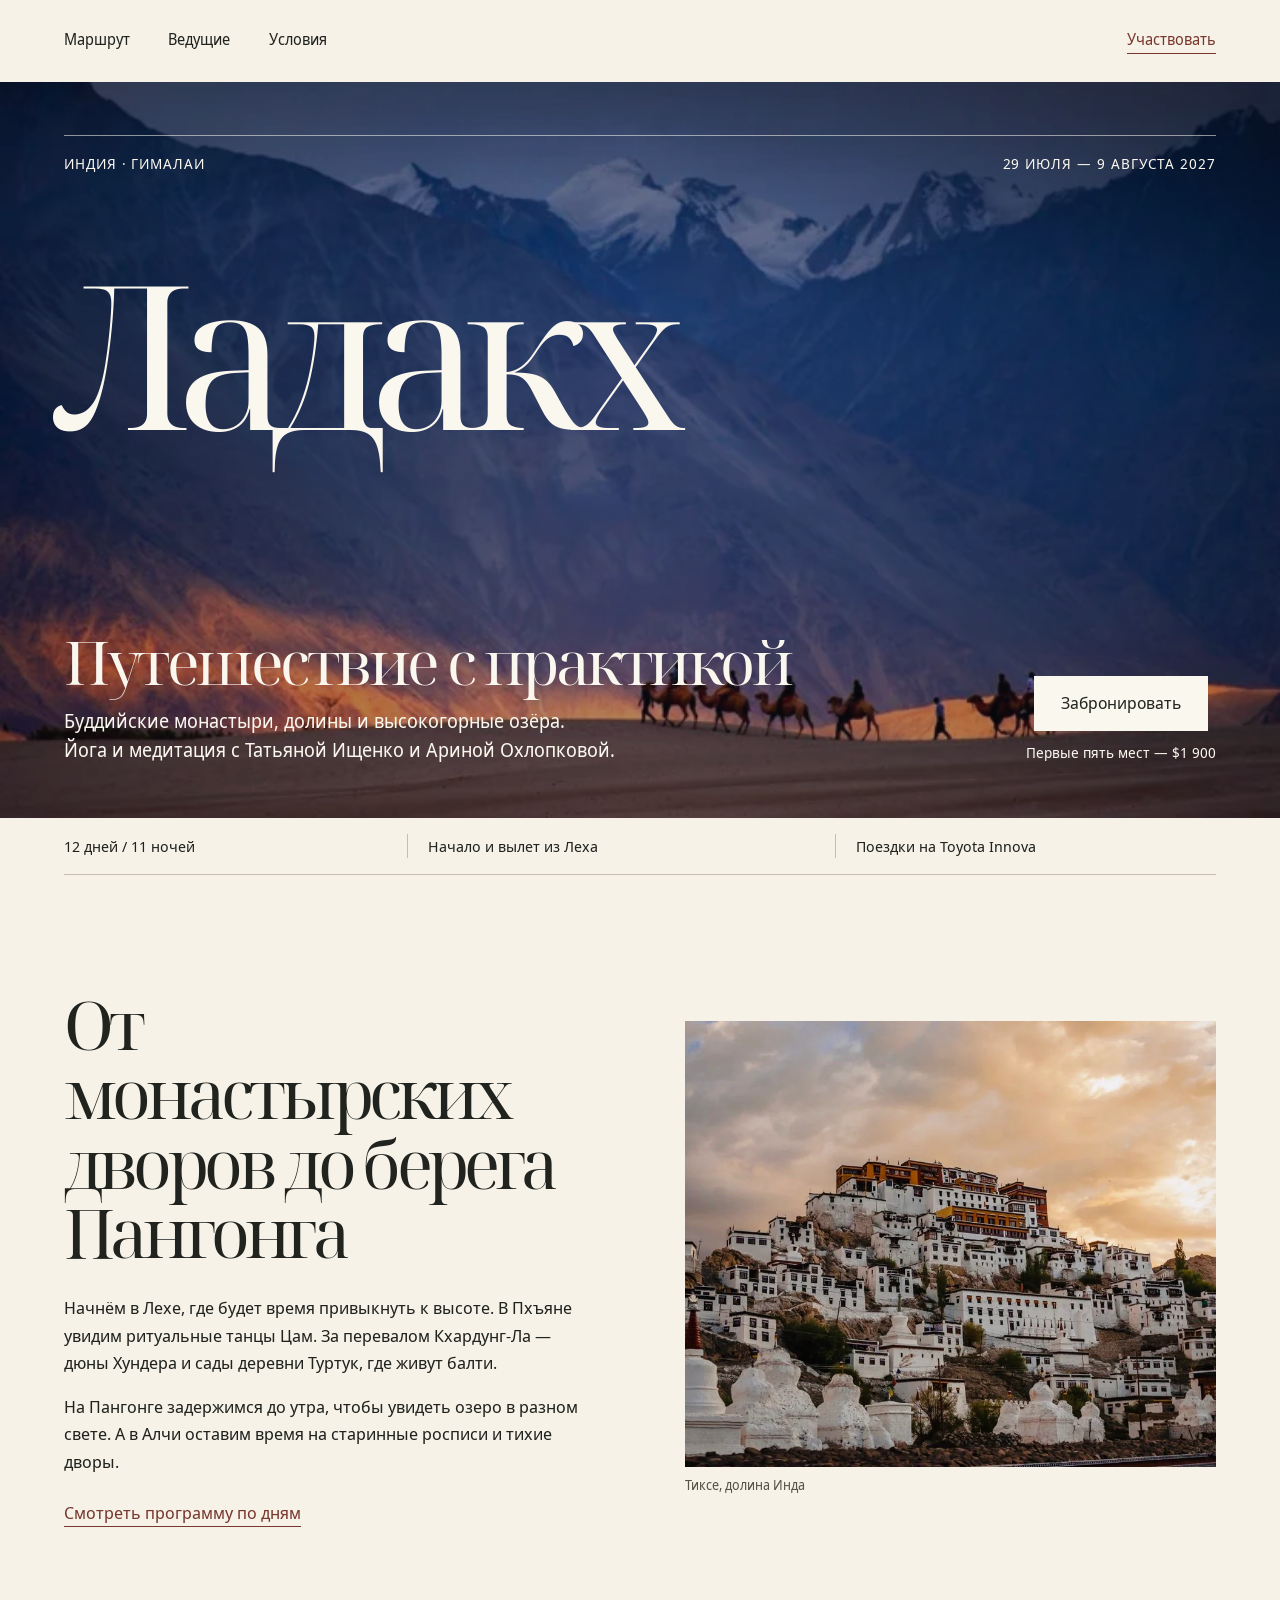
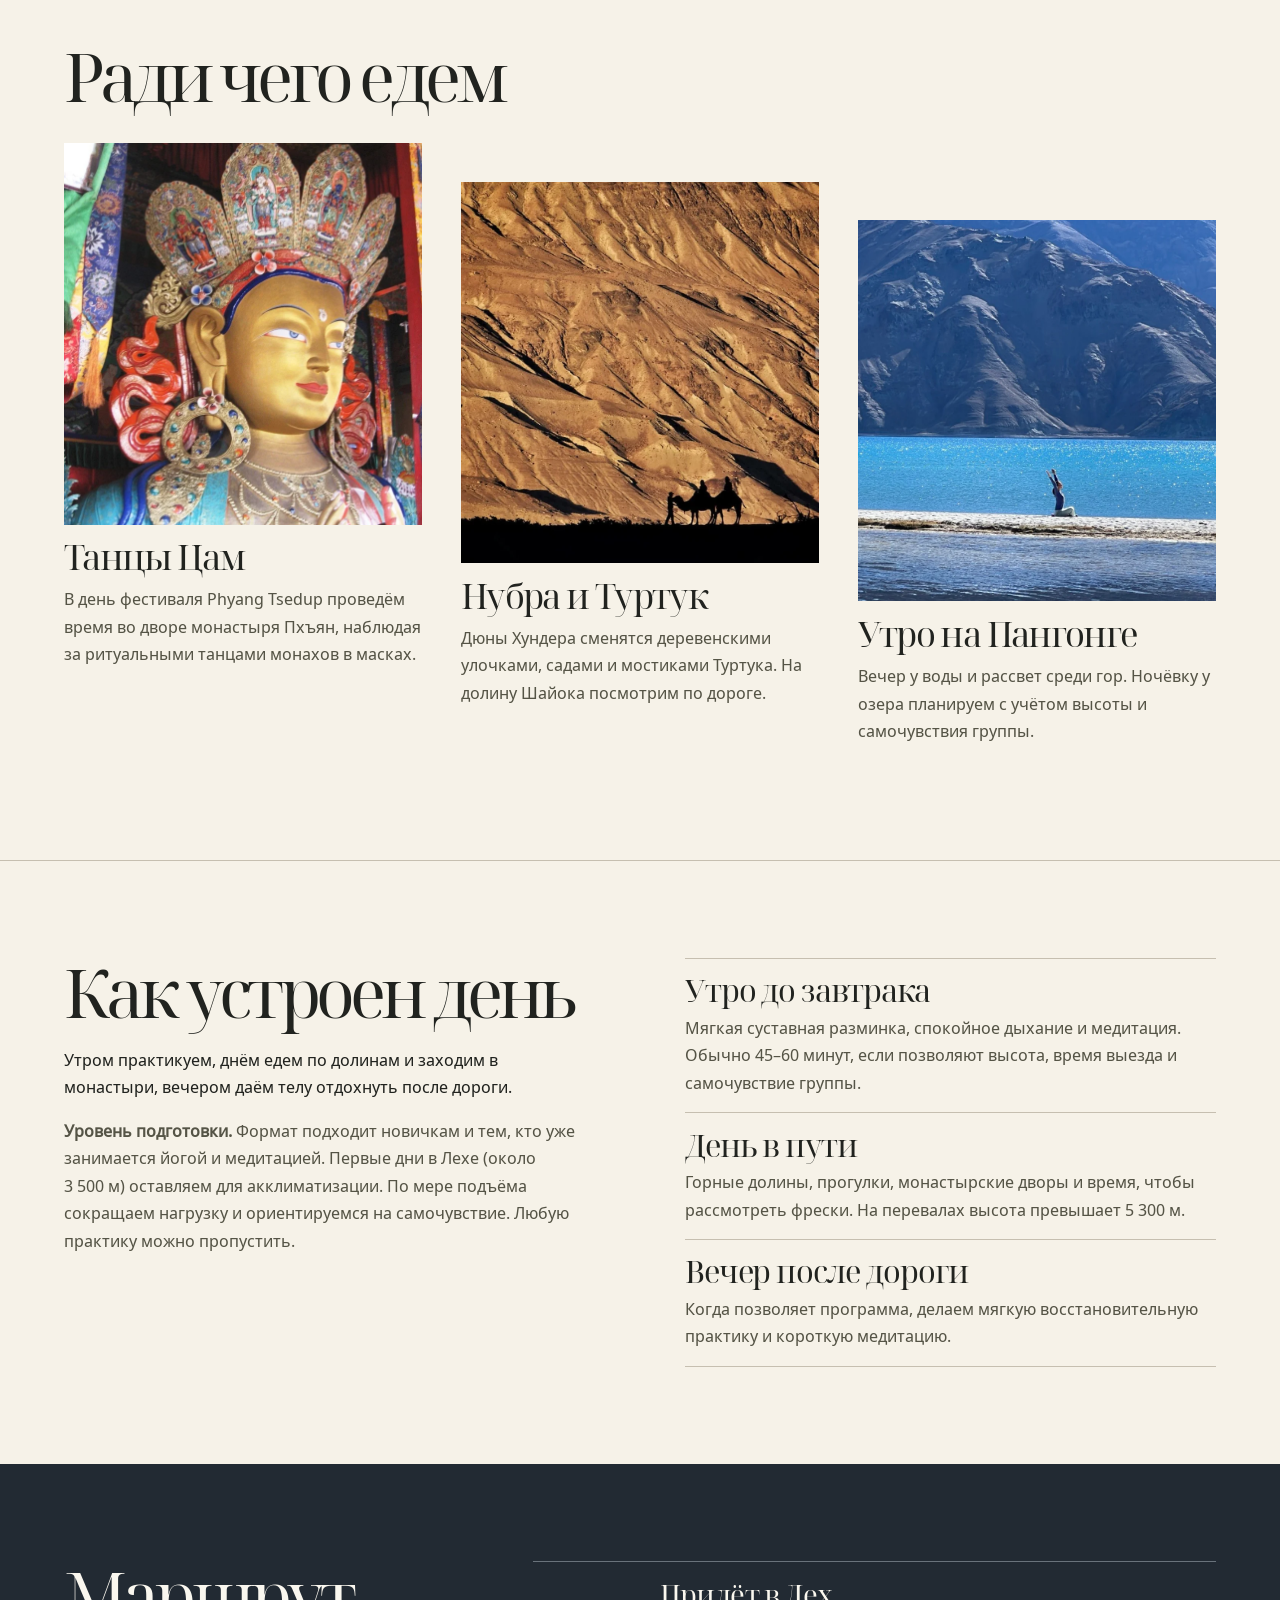
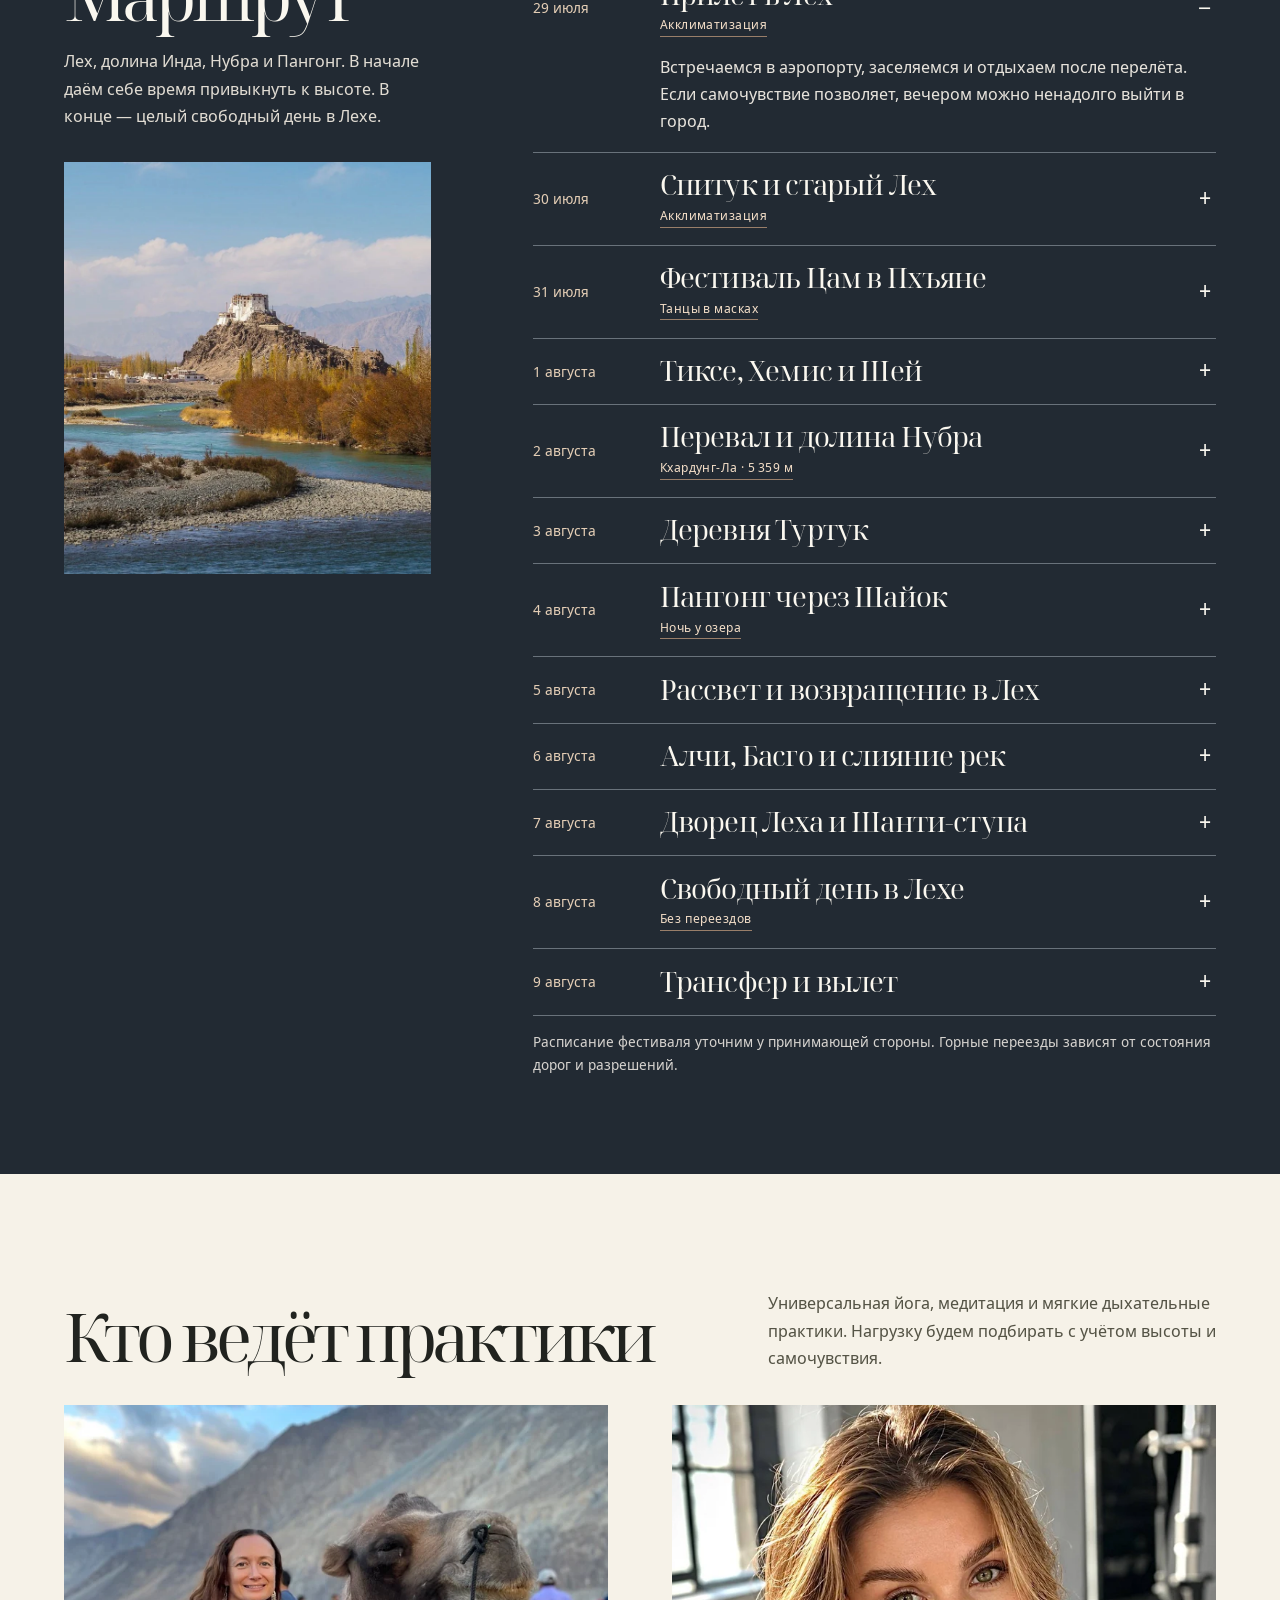
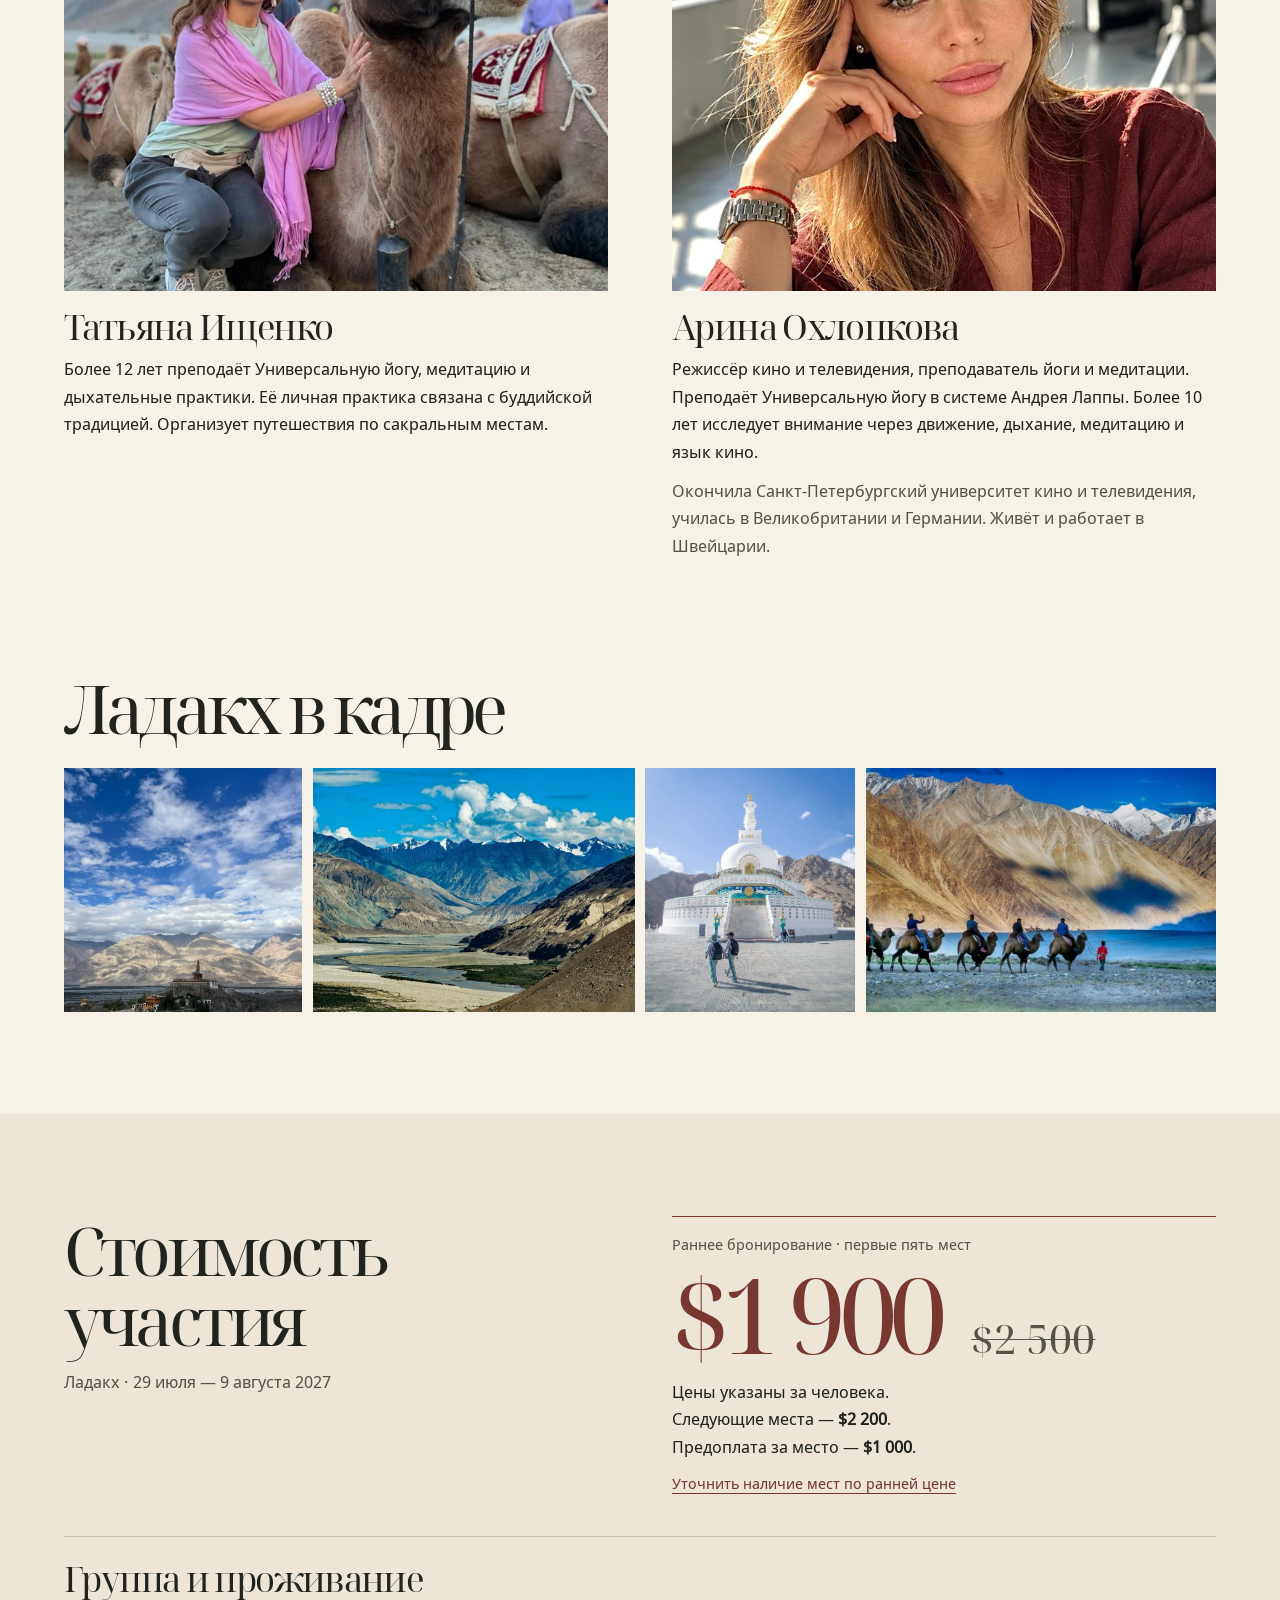
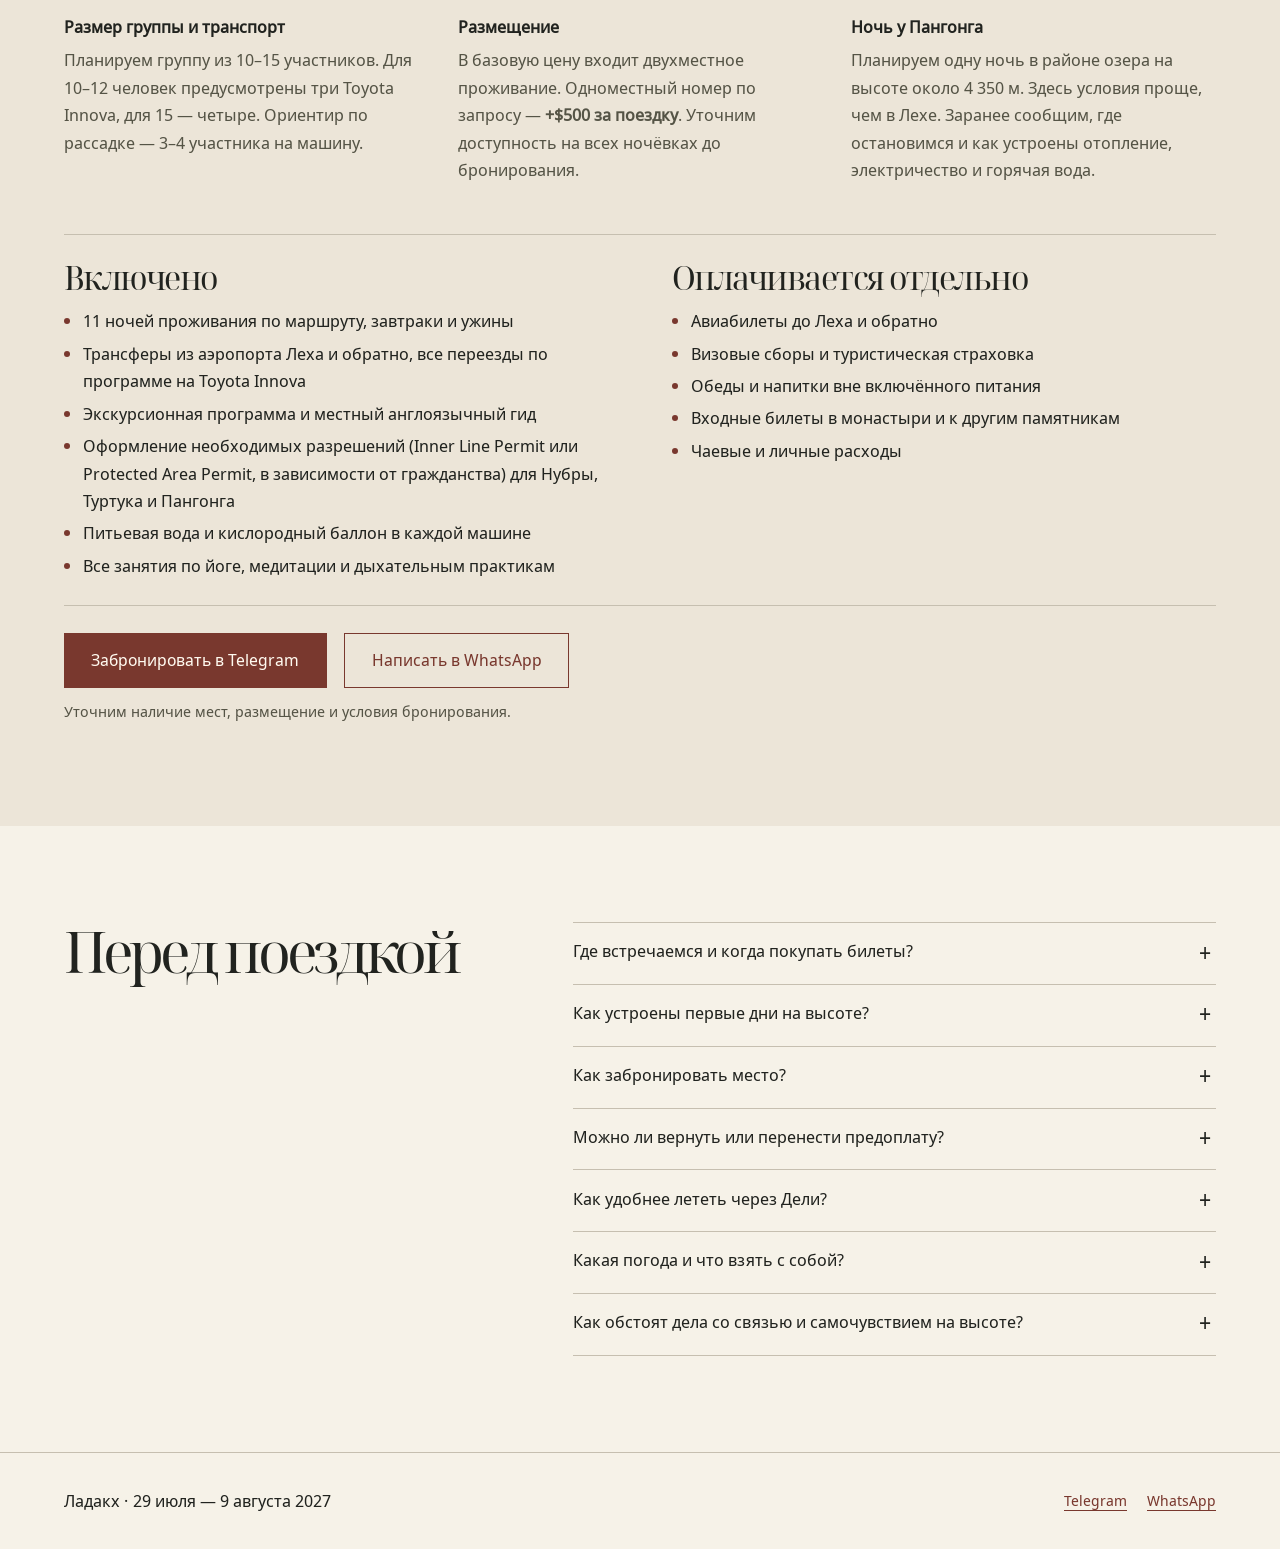
<file: ladakh/index.html>
<!doctype html>
<html lang="ru">
<head>
  <meta charset="utf-8">
  <meta name="viewport" content="width=device-width, initial-scale=1, viewport-fit=cover">
  <title>Ладакх · Путешествие с практикой</title>
  <meta name="description" content="12 дней в Гималаях: монастыри долины Инда, фестиваль Цам, Нубра, Туртук и озеро Пангонг. Йога и медитация с бережной акклиматизацией. 29 июля — 9 августа 2027.">
  <meta name="theme-color" content="#f6f2e8">
  <link rel="canonical" href="https://shunyata-club.ru/ladakh/">
  <link rel="stylesheet" href="style.css?v=2">
  <link rel="preload" href="assets/editorial.woff" as="font" type="font/woff" crossorigin>
  <meta property="og:type" content="website">
  <meta property="og:locale" content="ru_RU">
  <meta property="og:title" content="Ладакх · Путешествие с практикой">
  <meta property="og:description" content="12 дней в Гималаях: монастыри долины Инда, фестиваль Цам, Нубра, Туртук и озеро Пангонг. Йога и медитация с бережной акклиматизацией. 29 июля — 9 августа 2027.">
  <meta property="og:url" content="https://shunyata-club.ru/ladakh/">
  <meta property="og:image" content="https://shunyata-club.ru/ladakh/assets/nubra-dusk.webp">
  <meta property="og:image:type" content="image/webp">
  <meta property="og:image:width" content="1280">
  <meta property="og:image:height" content="852">
  <meta property="og:image:alt" content="Сумерки в долине Нубра, Ладакх">
  <meta property="og:image" content="https://shunyata-club.ru/ladakh/assets/share.jpg">
  <meta property="og:image:type" content="image/jpeg">
  <meta property="og:image:width" content="1200">
  <meta property="og:image:height" content="630">
  <meta property="og:image:alt" content="Сумерки в долине Нубра, Ладакх">
  <meta name="twitter:card" content="summary_large_image">
  <meta name="twitter:title" content="Ладакх · Путешествие с практикой">
  <meta name="twitter:description" content="Фестиваль Цам, долина Нубра и озеро Пангонг. Йога и медитация. 29 июля — 9 августа 2027.">
  <meta name="twitter:image" content="https://shunyata-club.ru/ladakh/assets/nubra-dusk.webp">
  <meta name="twitter:image:alt" content="Сумерки в долине Нубра, Ладакх">
  <script src="site.js?v=2" defer></script>
</head>
<body>
  <a class="skip" href="#main">Перейти к содержанию</a>
  <header class="masthead">
    <div class="bar">
      <nav aria-label="Главное меню">
        <a href="#route">Маршрут</a>
        <a href="#team">Ведущие</a>
        <a href="#price">Условия</a>
      </nav>
      <a class="head-cta" href="#price">Участвовать</a>
    </div>
  </header>

  <main id="main">
    <section class="hero" aria-labelledby="title">
      <picture>
        <source media="(max-width: 580px)" srcset="assets/nubra-dusk-small.webp">
        <img class="hero-image" src="assets/nubra-dusk.webp" alt="Сумерки в долине Нубра, Ладакх" fetchpriority="high" width="1280" height="852">
      </picture>
      <div class="hero-inner frame">
        <div class="hero-meta">
          <span>Индия · Гималаи</span>
          <span>29 июля — 9 августа 2027</span>
        </div>
        <h1 id="title">Ладакх</h1>
        <div class="hero-info">
          <div>
            <p class="hero-subtitle">Путешествие с практикой</p>
            <p class="hero-note">Буддийские монастыри, долины и высокогорные озёра.<br class="wide"> Йога и медитация с Татьяной Ищенко и Ариной Охлопковой.</p>
          </div>
          <div class="hero-book">
            <a class="button button-ivory" href="#price">Забронировать</a>
            <span>Первые пять мест — $1&nbsp;900</span>
          </div>
        </div>
      </div>
    </section>

    <div class="trip-strip frame" aria-label="О путешествии">
      <span>12 дней / 11 ночей</span>
      <span>Начало и вылет из Леха</span>
      <span>Поездки на Toyota Innova</span>
    </div>

    <section class="intro frame" aria-labelledby="intro-title">
      <div class="intro-copy">
        <h2 id="intro-title">От монастырских дворов до берега Пангонга</h2>
        <p>Начнём в Лехе, где будет время привыкнуть к высоте. В Пхъяне увидим ритуальные танцы Цам. За перевалом Кхардунг-Ла — дюны Хундера и сады деревни Туртук, где живут балти.</p>
        <p>На Пангонге задержимся до утра, чтобы увидеть озеро в разном свете. А в Алчи оставим время на старинные росписи и тихие дворы.</p>
        <a class="text-link" href="#route">Смотреть программу по дням</a>
      </div>
      <figure class="intro-photo">
        <img src="assets/thiksey-dusk.webp" alt="Белые ярусы монастыря Тиксе на фоне вечернего неба" width="1100" height="736" loading="lazy">
        <figcaption>Тиксе, долина Инда</figcaption>
      </figure>
    </section>

    <section class="moments frame" aria-labelledby="moments-title">
      <h2 id="moments-title">Ради чего едем</h2>
      <div class="moments-grid">
        <article>
          <img src="assets/maitreya.webp" alt="Лицо Будды Майтреи в богато украшенном храме" width="720" height="1008" loading="lazy">
          <h3>Танцы Цам</h3>
          <p>В день фестиваля Phyang Tsedup проведём время во дворе монастыря Пхъян, наблюдая за ритуальными танцами монахов в масках.</p>
        </article>
        <article>
          <img src="assets/nubra-silhouette.webp" alt="Силуэты верблюдов на фоне охристых склонов Ладакха" width="880" height="1071" loading="lazy">
          <h3>Нубра и Туртук</h3>
          <p>Дюны Хундера сменятся деревенскими улочками, садами и мостиками Туртука. На долину Шайока посмотрим по дороге.</p>
        </article>
        <article>
          <img src="assets/pangong.webp" alt="Человек на светлом берегу Пангонга между водой и горными склонами" width="940" height="1253" loading="lazy">
          <h3>Утро на Пангонге</h3>
          <p>Вечер у воды и рассвет среди гор. Ночёвку у озера планируем с учётом высоты и самочувствия группы.</p>
        </article>
      </div>
    </section>

    <section class="practice" id="practice" aria-labelledby="practice-title">
      <div class="frame practice-layout">
        <div>
          <h2 id="practice-title">Как устроен день</h2>
          <p class="practice-lead">Утром практикуем, днём едем по долинам и заходим в монастыри, вечером даём телу отдохнуть после дороги.</p>
          <p class="practice-level"><strong>Уровень подготовки.</strong> Формат подходит новичкам и тем, кто уже занимается йогой и медитацией. Первые дни в Лехе (около 3&nbsp;500 м) оставляем для акклиматизации. По мере подъёма сокращаем нагрузку и ориентируемся на самочувствие. Любую практику можно пропустить.</p>
        </div>
        <dl class="practice-rhythm">
          <div><dt>Утро до завтрака</dt><dd>Мягкая суставная разминка, спокойное дыхание и медитация. Обычно 45–60 минут, если позволяют высота, время выезда и самочувствие группы.</dd></div>
          <div><dt>День в пути</dt><dd>Горные долины, прогулки, монастырские дворы и время, чтобы рассмотреть фрески. На перевалах высота превышает 5&nbsp;300 м.</dd></div>
          <div><dt>Вечер после дороги</dt><dd>Когда позволяет программа, делаем мягкую восстановительную практику и короткую медитацию.</dd></div>
        </dl>
      </div>
    </section>

    <section class="itinerary" id="route" aria-labelledby="route-title">
      <div class="frame route-layout">
        <div class="route-side">
          <h2 id="route-title">Маршрут</h2>
          <p>Лех, долина Инда, Нубра и Пангонг. В начале даём себе время привыкнуть к высоте. В конце — целый свободный день в Лехе.</p>
          <img src="assets/indus.webp" alt="Монастырь на скале над изгибом реки в долине Инда" width="800" height="947" loading="lazy">
        </div>
        <div class="days">
          <details open>
            <summary><time datetime="2027-07-29">29 июля</time><span class="day-heading"><span class="day-title">Прилёт в Лех</span><small class="day-tag">Акклиматизация</small></span></summary>
            <p>Встречаемся в аэропорту, заселяемся и отдыхаем после перелёта. Если самочувствие позволяет, вечером можно ненадолго выйти в город.</p>
          </details>
          <details>
            <summary><time datetime="2027-07-30">30 июля</time><span class="day-heading"><span class="day-title">Спитук и старый Лех</span><small class="day-tag">Акклиматизация</small></span></summary>
            <p>Монастырь Спитук с видом на долину Инда. Во второй половине дня — неспешная прогулка по старому городу и рынку по самочувствию.</p>
          </details>
          <details>
            <summary><time datetime="2027-07-31">31 июля</time><span class="day-heading"><span class="day-title">Фестиваль Цам в Пхъяне</span><small class="day-tag">Танцы в масках</small></span></summary>
            <p>Едем в монастырь Пхъян на Phyang Tsedup. Проведём время во дворе монастыря, где монахи исполняют ритуальные танцы в масках. Вечером возвращаемся в Лех.</p>
          </details>
          <details>
            <summary><time datetime="2027-08-01">1 августа</time><span>Тиксе, Хемис и Шей</span></summary>
            <p>В Тиксе увидим статую Майтреи, в Хемисе заглянем в храмовые залы и дворы. На обратном пути остановимся у дворца Шей.</p>
          </details>
          <details>
            <summary><time datetime="2027-08-02">2 августа</time><span class="day-heading"><span class="day-title">Перевал и долина Нубра</span><small class="day-tag">Кхардунг-Ла · 5 359 м</small></span></summary>
            <p>Через Кхардунг-Ла спускаемся в Нубру. Посетим Дискит и площадку у статуи Майтреи, затем прогуляемся среди дюн Хундера. Первая из двух ночей в Нубре.</p>
          </details>
          <details>
            <summary><time datetime="2027-08-03">3 августа</time><span>Деревня Туртук</span></summary>
            <p>Дорога вдоль Шайока, прогулка по узким улочкам и садам Туртука. Вечером возвращаемся в то же место в Нубре.</p>
          </details>
          <details>
            <summary><time datetime="2027-08-04">4 августа</time><span class="day-heading"><span class="day-title">Пангонг через Шайок</span><small class="day-tag">Ночь у озера</small></span></summary>
            <p>Переезд через Агам и Шайок, если дорога открыта. Вечер у Пангонга и запланированная ночёвка в районе озера.</p>
          </details>
          <details>
            <summary><time datetime="2027-08-05">5 августа</time><span>Рассвет и возвращение в Лех</span></summary>
            <p>Утро у озера, завтрак и дорога в Лех. Основной вариант — через Чанг-Ла. Альтернативу через Кела-Ла рассматриваем с местной командой по состоянию дороги, разрешениям и самочувствию группы.</p>
          </details>
          <details>
            <summary><time datetime="2027-08-06">6 августа</time><span>Алчи, Басго и слияние рек</span></summary>
            <p>Храмовые росписи Алчи, крепость Басго и вид на слияние Инда и Занскара. Ночуем в Лехе.</p>
          </details>
          <details>
            <summary><time datetime="2027-08-07">7 августа</time><span>Дворец Леха и Шанти-ступа</span></summary>
            <p>Дворец и улочки старого города. Останется время на кафе или небольшие магазины. К вечеру поднимемся к Шанти-ступе за панорамой города.</p>
          </details>
          <details>
            <summary><time datetime="2027-08-08">8 августа</time><span class="day-heading"><span class="day-title">Свободный день в Лехе</span><small class="day-tag">Без переездов</small></span></summary>
            <p>Поздний завтрак, любимое кафе, покупки или отдых в отеле. Каждый выбирает свой ритм.</p>
          </details>
          <details>
            <summary><time datetime="2027-08-09">9 августа</time><span>Трансфер и вылет</span></summary>
            <p>Поездка в аэропорт Леха (IXL) и вылет.</p>
          </details>
          <p class="route-note">Расписание фестиваля уточним у принимающей стороны. Горные переезды зависят от состояния дорог и разрешений.</p>
        </div>
      </div>
    </section>

    <section class="team frame" id="team" aria-labelledby="team-title">
      <div class="team-head">
        <h2 id="team-title">Кто ведёт практики</h2>
        <p>Универсальная йога, медитация и мягкие дыхательные практики. Нагрузку будем подбирать с учётом высоты и самочувствия.</p>
      </div>
      <div class="team-grid">
        <article>
          <img class="tatiana" src="assets/tatiana.webp" alt="Татьяна Ищенко в долине Нубра" width="750" height="1000" loading="lazy">
          <h3>Татьяна Ищенко</h3>
          <p>Более 12 лет преподаёт Универсальную йогу, медитацию и дыхательные практики. Её личная практика связана с буддийской традицией. Организует путешествия по сакральным местам.</p>
        </article>
        <article>
          <img class="arina" src="assets/arina.webp" alt="Портрет Арины Охлопковой" width="750" height="1125" loading="lazy">
          <h3>Арина Охлопкова</h3>
          <p>Режиссёр кино и телевидения, преподаватель йоги и медитации. Преподаёт Универсальную йогу в системе Андрея Лаппы. Более 10 лет исследует внимание через движение, дыхание, медитацию и язык кино.</p>
          <p>Окончила Санкт-Петербургский университет кино и телевидения, училась в Великобритании и Германии. Живёт и работает в Швейцарии.</p>
        </article>
      </div>
    </section>

    <section class="gallery-section frame" aria-labelledby="gallery-title">
      <div class="gallery-head">
        <h2 id="gallery-title">Ладакх в кадре</h2>
      </div>
      <div class="gallery">
        <a href="assets/diskit.webp" data-caption="Статуя Майтреи над долиной Нубра">
          <img src="assets/diskit.webp" alt="Статуя Майтреи над долиной Нубра" width="760" height="1013" loading="lazy">
        </a>
        <a href="assets/mountains.webp" data-caption="Горная долина Ладакха">
          <img src="assets/mountains.webp" alt="Горная долина Ладакха" width="1050" height="722" loading="lazy">
        </a>
        <a href="assets/shanti.webp" data-caption="Шанти-ступа в Лехе">
          <img src="assets/shanti.webp" alt="Шанти-ступа в Лехе" width="850" height="989" loading="lazy">
        </a>
        <a href="assets/caravan-lake.webp" data-caption="Караван на фоне гор и озера">
          <img src="assets/caravan-lake.webp" alt="Всадники на двугорбых верблюдах на берегу озера" width="840" height="540" loading="lazy">
        </a>
      </div>
    </section>

    <section class="booking" id="price" aria-labelledby="price-title">
      <div class="frame">
        <div class="booking-top">
          <div>
            <h2 id="price-title">Стоимость участия</h2>
            <p class="booking-date">Ладакх · 29 июля — 9 августа 2027</p>
          </div>
          <div class="price-block">
            <div class="price-label">Раннее бронирование · первые пять мест</div>
            <p class="price"><span>$1&nbsp;900</span> <del>$2&nbsp;500</del></p>
            <p>Цены указаны за человека.<br>Следующие места — <strong>$2&nbsp;200</strong>.<br>Предоплата за место — <strong>$1&nbsp;000</strong>.</p>
            <p class="price-status"><a href="#contacts">Уточнить наличие мест по ранней цене</a></p>
          </div>
        </div>
        <div class="stay">
          <h3>Группа и проживание</h3>
          <dl class="stay-details">
            <div>
              <dt>Размер группы и транспорт</dt>
              <dd>Планируем группу из 10–15 участников. Для 10–12 человек предусмотрены три Toyota Innova, для 15 — четыре. Ориентир по рассадке — 3–4 участника на машину.</dd>
            </div>
            <div>
              <dt>Размещение</dt>
              <dd>В базовую цену входит двухместное проживание. Одноместный номер по запросу — <strong>+$500 за поездку</strong>. Уточним доступность на всех ночёвках до бронирования.</dd>
            </div>
            <div>
              <dt>Ночь у Пангонга</dt>
              <dd>Планируем одну ночь в районе озера на высоте около 4&nbsp;350 м. Здесь условия проще, чем в Лехе. Заранее сообщим, где остановимся и как устроены отопление, электричество и горячая вода.</dd>
            </div>
          </dl>
        </div>
        <div class="cost-details">
          <div>
            <h3>Включено</h3>
            <ul>
              <li>11 ночей проживания по маршруту, завтраки и ужины</li>
              <li>Трансферы из аэропорта Леха и обратно, все переезды по программе на Toyota Innova</li>
              <li>Экскурсионная программа и местный англоязычный гид</li>
              <li>Оформление необходимых разрешений (Inner Line Permit или Protected Area Permit, в зависимости от гражданства) для Нубры, Туртука и Пангонга</li>
              <li>Питьевая вода и кислородный баллон в каждой машине</li>
              <li>Все занятия по йоге, медитации и дыхательным практикам</li>
            </ul>
          </div>
          <div>
            <h3>Оплачивается отдельно</h3>
            <ul>
              <li>Авиабилеты до Леха и обратно</li>
              <li>Визовые сборы и туристическая страховка</li>
              <li>Обеды и напитки вне включённого питания</li>
              <li>Входные билеты в монастыри и к другим памятникам</li>
              <li>Чаевые и личные расходы</li>
            </ul>
          </div>
        </div>
        <div class="booking-action" id="contacts">
          <a class="button button-rust" href="https://t.me/vsemaya?text=Здравствуйте!%20Хочу%20узнать%20о%20бронировании%20места%20в%20Ладакх%20с%2029%20июля%20по%209%20августа%202027.">Забронировать в Telegram</a>
          <a class="button button-outline" href="https://wa.me/79111660935?text=%D0%97%D0%B4%D1%80%D0%B0%D0%B2%D1%81%D1%82%D0%B2%D1%83%D0%B9%D1%82%D0%B5!%20%D0%A5%D0%BE%D1%87%D1%83%20%D1%83%D0%B7%D0%BD%D0%B0%D1%82%D1%8C%20%D0%BE%20%D0%BF%D0%BE%D0%B5%D0%B7%D0%B4%D0%BA%D0%B5%20%D0%B2%20%D0%9B%D0%B0%D0%B4%D0%B0%D0%BA%D1%85%2029%20%D0%B8%D1%8E%D0%BB%D1%8F%20%E2%80%94%209%20%D0%B0%D0%B2%D0%B3%D1%83%D1%81%D1%82%D0%B0%202027%20%D0%B3%D0%BE%D0%B4%D0%B0.">Написать в WhatsApp</a>
          <p>Уточним наличие мест, размещение и условия бронирования.</p>
        </div>
      </div>
    </section>

    <section class="faq frame" aria-labelledby="faq-title">
      <h2 id="faq-title">Перед поездкой</h2>
      <div>
        <details>
          <summary>Где встречаемся и когда покупать билеты?</summary>
          <p>Встречаемся 29 июля в аэропорту Леха (IXL). Обратный вылет — 9 августа. Перед покупкой билетов напишите нам, чтобы согласовать перелёт и трансфер.</p>
        </details>
        <details>
          <summary>Как устроены первые дни на высоте?</summary>
          <p>В день прилёта отдыхаем. На второй день запланирован Спитук рядом с Лехом и спокойная прогулка по самочувствию. Через высокие перевалы едем позже, после четырёх ночей в Лехе.</p>
        </details>
        <details>
          <summary>Как забронировать место?</summary>
          <p>Напишите в Telegram или WhatsApp. Уточним наличие мест и стоимость и пришлём письменные условия бронирования до внесения предоплаты $1&nbsp;000.</p>
        </details>
        <details>
          <summary>Можно ли вернуть или перенести предоплату?</summary>
          <p>До внесения $1&nbsp;000 мы пришлём письменные условия отмены и переноса. В них будут сроки, порядок возврата и возможные удержания.</p>
        </details>
        <details>
          <summary>Как удобнее лететь через Дели?</summary>
          <p>Один из удобных вариантов — международный рейс в Дели (DEL), затем утренний рейс в Лех (IXL). Перелёт до Леха занимает примерно полтора часа. При пересадке в тот же день закладывайте 4–5 часов на паспортный контроль, багаж и возможную смену терминала. Если билеты отдельные, удобнее прилететь в Дели накануне. Перед покупкой согласуйте рейс и трансфер с нами.</p>
        </details>
        <details>
          <summary>Какая погода и что взять с собой?</summary>
          <p>В конце июля в Лехе днём ориентируйтесь на +20…+25 °C и яркое солнце. Ночью у Пангонга может быть около +5 °C, а на перевалах холодно и ветрено. Возьмите флис, тёплую куртку или мембрану с утепляющим слоем, шапку, обувь для прогулок, очки и крем SPF 50. В Дели в это время жарко и влажно, там сезон муссонов.</p>
        </details>
        <details>
          <summary>Как обстоят дела со связью и самочувствием на высоте?</summary>
          <p><strong>Связь.</strong> На предоплаченную SIM-карту из Дели лучше не рассчитывать. Заранее проверьте у оператора индийский postpaid-тариф или возможность оформить местную SIM в Лехе. У Пангонга сигнал слабый или отсутствует. Скачайте карты и документы заранее.</p>
          <p><strong>Высота.</strong> Закладываем время на акклиматизацию и корректируем темп по самочувствию. В каждой машине предусмотрен кислородный баллон. Перед выездом уточним комплектацию групповой аптечки и наличие пульсоксиметра. При недомогании сразу сообщите ведущим.</p>
        </details>
      </div>
    </section>
  </main>

  <footer>
    <div class="frame footer-inner">
      <span>Ладакх · 29 июля — 9 августа 2027</span>
      <nav class="footer-contacts" aria-label="Связь с организатором">
        <a href="https://t.me/vsemaya">Telegram</a>
        <a href="https://wa.me/79111660935?text=%D0%97%D0%B4%D1%80%D0%B0%D0%B2%D1%81%D1%82%D0%B2%D1%83%D0%B9%D1%82%D0%B5!%20%D0%A5%D0%BE%D1%87%D1%83%20%D1%83%D0%B7%D0%BD%D0%B0%D1%82%D1%8C%20%D0%BE%20%D0%BF%D0%BE%D0%B5%D0%B7%D0%B4%D0%BA%D0%B5%20%D0%B2%20%D0%9B%D0%B0%D0%B4%D0%B0%D0%BA%D1%85%2029%20%D0%B8%D1%8E%D0%BB%D1%8F%20%E2%80%94%209%20%D0%B0%D0%B2%D0%B3%D1%83%D1%81%D1%82%D0%B0%202027%20%D0%B3%D0%BE%D0%B4%D0%B0.">WhatsApp</a>
      </nav>
    </div>
  </footer>

  <dialog class="lightbox" aria-label="Просмотр фотографий">
    <div class="lightbox-inner">
      <button class="lightbox-close" type="button" aria-label="Закрыть фотографию">×</button>
      <figure><img alt=""><figcaption></figcaption></figure>
      <div class="lightbox-nav">
        <button class="previous" type="button" aria-label="Предыдущая фотография">←</button>
        <button class="next" type="button" aria-label="Следующая фотография">→</button>
      </div>
    </div>
  </dialog>
</body>
</html>
</file>
<file: ladakh/style.css>
@font-face {
  font-family: Editorial;
  src: url("assets/editorial.woff") format("woff");
  font-style: normal;
  font-weight: 400;
  font-display: swap;
}
@font-face {
  font-family: Field;
  src: url("assets/text.woff") format("woff");
  font-style: normal;
  font-weight: 400;
  font-display: swap;
}

:root {
  --paper: #f6f2e8;
  --sand: #ece5d8;
  --ink: #21231f;
  --muted: #555446;
  --rust: #79382e;
  --night: #222a33;
  --line: #c6bfb0;
  --serif: Editorial, Georgia, serif;
  --sans: Field, Arial, sans-serif;
  --edge: clamp(1.15rem, 5vw, 5rem);
}
* { box-sizing: border-box; }
html { scroll-behavior: smooth; }
body { margin: 0; color: var(--ink); background: var(--paper); font: 1.0625rem/1.62 var(--sans); }
img { display: block; max-width: 100%; height: auto; }
p, figure { margin: 0; }
a { color: inherit; }
button { font: inherit; }
h1, h2, h3 { margin: 0; font: 400 1em/1.03 var(--serif); }
h2 { font-size: clamp(2.65rem, 5.25vw, 5.35rem); letter-spacing: -.071em; }
h3 { font-size: clamp(1.75rem, 2.7vw, 2.7rem); letter-spacing: -.047em; }
:focus-visible { outline: 2px solid currentColor; outline-offset: 5px; }
.frame { width: min(100% - var(--edge) * 2, 82rem); margin-inline: auto; }
.skip { position: fixed; z-index: 8; top: .5rem; left: .5rem; transform: translateY(-125%); padding: .6rem 1rem; background: var(--paper); }
.skip:focus { transform: none; }

.bar {
  display: grid;
  grid-template-columns: 1fr auto;
  align-items: center;
  width: min(100% - var(--edge) * 2, 90rem);
  min-height: 5.1rem;
  margin: auto;
  gap: 1.2rem;
}
.bar nav { display: flex; gap: clamp(1.15rem, 3vw, 3.2rem); }
.bar nav a { text-decoration: none; font-size: .96rem; }
.bar nav a:hover { text-decoration: underline; text-underline-offset: .35em; }
.head-cta { justify-self: end; border-bottom: 1px solid; text-decoration: none; color: var(--rust); font-size: .96rem; }

.hero { position: relative; overflow: hidden; isolation: isolate; background: var(--night); color: #faf7ef; }
.hero picture, .hero::after { position: absolute; inset: 0; z-index: -1; }
.hero::after { content: ""; background: rgb(16 23 35 / 32%); }
.hero-image { width: 100%; height: 100%; object-fit: cover; object-position: center 57%; }
.hero-inner { display: flex; flex-direction: column; min-height: clamp(36rem, 59vw, 46rem); padding-block: clamp(1.7rem, 4.2vw, 3.6rem); }
.hero-meta {
  display: flex;
  justify-content: space-between;
  align-items: baseline;
  gap: 1rem;
  border-top: 1px solid rgb(250 247 239 / 55%);
  padding-top: 1rem;
  font-size: .9rem;
  letter-spacing: .065em;
  text-transform: uppercase;
}
.hero h1 { font-size: clamp(6.4rem, 15.7vw, 15.3rem); line-height: .87; letter-spacing: -.091em; margin: clamp(2.5rem, 7vw, 6.7rem) 0 auto -.055em; }
.hero-info { display: flex; justify-content: space-between; align-items: end; gap: 1.4rem; margin-top: 2.3rem; }
.hero-subtitle { font: clamp(2rem, 4.75vw, 4.25rem)/1.05 var(--serif); letter-spacing: -.057em; }
.hero-note { margin-top: .85rem; max-width: 38rem; font-size: clamp(1rem, 1.5vw, 1.19rem); line-height: 1.48; }
.hero-book { flex: none; text-align: center; }
.hero-book span { display: block; font-size: .9rem; margin-top: .6rem; }
.button { display: inline-flex; text-decoration: none; justify-content: center; align-items: center; text-align: center; min-height: 3.45rem; padding: .8rem 1.65rem; font-size: 1.04rem; border: 1px solid transparent; transition: background-color .18s, color .18s; }
.button-ivory { background: #faf7ef; color: #242721; }
.button-ivory:hover { color: var(--paper); background: var(--night); border-color: var(--paper); }
.button-rust { background: var(--rust); color: #fff9ef; }
.button-rust:hover { background: #56251d; }
.trip-strip { display: grid; grid-template-columns: .9fr 1.12fr 1fr; border-bottom: 1px solid var(--line); padding-block: 1rem; font-size: .94rem; }
.trip-strip span + span { padding-left: 1.25rem; border-left: 1px solid var(--line); }

.intro { display: grid; grid-template-columns: 1fr 1fr; column-gap: clamp(2rem, 7vw, 8rem); align-items: center; padding-block: clamp(4.5rem, 9vw, 9rem); }
.intro p { max-width: 36rem; margin-top: 1rem; }
.intro p:first-of-type { margin-top: 1.7rem; }
.text-link { display: inline-block; color: var(--rust); text-underline-offset: .4em; margin-top: 1.5rem; }
.intro-photo img { width: 100%; aspect-ratio: 1.19; object-fit: cover; object-position: 49% 50%; }
figcaption { margin-top: .48rem; font-size: .83rem; color: var(--muted); }

.moments { padding: 0 0 clamp(4.8rem, 9vw, 9rem); }
.moments h2 { margin-bottom: 2rem; }
.moments-grid { display: grid; grid-template-columns: repeat(3, 1fr); gap: clamp(1.1rem, 3vw, 3rem); }
.moments-grid article:nth-child(2) { padding-top: 2.4rem; }
.moments-grid article:nth-child(3) { padding-top: 4.8rem; }
.moments-grid img { width: 100%; aspect-ratio: .94; object-fit: cover; }
.moments-grid article:nth-child(1) img { object-position: 50% 36%; }
.moments-grid article:nth-child(3) img { object-position: 50% 73%; }
.moments-grid h3 { margin-top: .92rem; }
.moments-grid p { margin-top: .64rem; color: var(--muted); max-width: 31rem; }

.practice { border-top: 1px solid var(--line); padding-block: clamp(3.45rem, 7.6vw, 7.2rem); }
.practice-layout { display: grid; grid-template-columns: 1fr 1fr; gap: clamp(1.6rem, 7vw, 7rem); align-items: start; }
.practice-lead { margin-top: 1.15rem; max-width: 30rem; }
.practice-level { margin-top: 1rem; max-width: 32rem; color: var(--muted); }
.practice-rhythm, .stay-details { margin: 0; }
.practice-rhythm > div { padding: .9rem 0 1rem; border-top: 1px solid var(--line); }
.practice-rhythm > div:last-child { border-bottom: 1px solid var(--line); }
.practice-rhythm dt { font: clamp(1.4rem, 2.4vw, 2.25rem)/1.13 var(--serif); letter-spacing: -.035em; }
.practice-rhythm dd, .stay-details dd { margin: .35rem 0 0; color: var(--muted); }
.itinerary { background: var(--night); color: #faf7ef; padding-block: clamp(4rem, 7.6vw, 7.7rem); }
.route-layout { display: grid; grid-template-columns: 1fr 1.86fr; column-gap: clamp(2rem, 8vw, 9rem); align-items: start; }
.route-side p { margin-top: 1.05rem; color: #e0dbd2; max-width: 23rem; }
.route-side img { margin-top: 2rem; width: 100%; aspect-ratio: .89; object-fit: cover; }
details { border-top: 1px solid var(--line); }
details:last-of-type { border-bottom: 1px solid var(--line); }
details p { padding-bottom: 1.1rem; line-height: 1.57; }
summary {
  position: relative;
  display: block;
  cursor: pointer;
  list-style: none;
  min-height: 3.8rem;
  padding: 1.08rem 2.4rem 1.08rem 0;
  line-height: 1.35;
}
summary::-webkit-details-marker { display: none; }
summary::after { content: "+"; position: absolute; right: .3rem; top: 50%; transform: translateY(-50%); font-size: 1.42rem; }
details[open] summary::after { content: "−"; }
.days { --line: #69727b; }
.days summary { display: grid; grid-template-columns: 6.9rem 1fr; align-items: center; gap: 1rem; }
.days summary > span, .day-title { font: clamp(1.25rem, 2.15vw, 2.03rem)/1.12 var(--serif); letter-spacing: -.03em; }
.days .day-heading { display: grid; gap: .38rem; }
.day-tag { width: fit-content; color: #f1dcc6; font: .8rem/1.3 var(--sans); letter-spacing: .035em; border-bottom: 1px solid #997e69; padding-bottom: .18rem; }
.days time { color: #e3cdb5; font-size: .91rem; }
.days details p { padding-left: 7.9rem; padding-right: 1rem; color: #e6e2db; max-width: 48rem; }
.route-note { margin-top: .9rem; color: #d5d2ce; font-size: .9rem; }

.team { padding-block: clamp(4.5rem, 9vw, 8rem); }
.team-head { display: flex; justify-content: space-between; gap: 1.5rem; align-items: end; margin-bottom: 2.1rem; }
.team-head p { max-width: 28rem; color: var(--muted); }
.team-grid { display: grid; grid-template-columns: repeat(2, 1fr); gap: clamp(1.4rem, 5vw, 6rem); }
.team-grid img { width: 100%; aspect-ratio: 1.12; object-fit: cover; }
.team-grid .tatiana { object-position: 48% 61%; }
.team-grid .arina { object-position: center 31%; }
.team-grid h3 { margin-top: 1.1rem; }
.team-grid p { margin-top: .7rem; max-width: 35rem; }
.team-grid p + p { color: var(--muted); }

.gallery-section { padding-bottom: clamp(4.5rem, 8vw, 7.7rem); }
.gallery-head { margin-bottom: 1.55rem; }
.gallery { display: grid; grid-template-columns: .85fr 1.15fr .75fr 1.25fr; gap: .65rem; }
.gallery a { display: block; overflow: hidden; background: var(--night); }
.gallery img { width: 100%; height: clamp(9rem, 19vw, 18rem); object-fit: cover; transition: transform .25s; }
.gallery a:hover img { transform: scale(1.035); }
.gallery a:first-child img { object-position: 50% 70%; }
.gallery a:nth-child(3) img { object-position: center 57%; }

.booking { background: var(--sand); padding-block: clamp(4rem, 8vw, 7rem); }
.booking-top { display: grid; grid-template-columns: 1fr 1fr; align-items: start; gap: 1.5rem 4rem; }
.booking-date { margin-top: .85rem; color: var(--muted); }
.price-block { border-top: 1px solid var(--rust); padding-top: .9rem; }
.price-label { font-size: .95rem; color: var(--muted); }
.price { display: flex; align-items: baseline; gap: clamp(.9rem, 3vw, 2rem); margin: .2rem 0 .62rem; }
.price span { font: clamp(4.15rem, 8.2vw, 7.45rem)/1.03 var(--serif); letter-spacing: -.082em; color: var(--rust); }
.price del { font: clamp(1.5rem, 3.2vw, 2.6rem)/1 var(--serif); color: var(--muted); text-decoration-thickness: 1px; }
.price-status { margin-top: .7rem; font-size: .94rem; }
.price-status a { color: var(--rust); text-underline-offset: .24em; }
.stay { margin-top: 2.5rem; padding-top: 1.5rem; border-top: 1px solid var(--line); }
.stay h3 { margin-bottom: 1.05rem; }
.stay-details { display: grid; grid-template-columns: repeat(3, 1fr); gap: .9rem 1.8rem; }
.stay-details dt { font-weight: bold; }
.cost-details { display: grid; grid-template-columns: 1fr 1fr; gap: 1.6rem 4rem; margin-top: 3.1rem; padding: 1.7rem 0 1.6rem; border-block: 1px solid var(--line); }
.cost-details h3 { font-size: clamp(1.65rem, 2.5vw, 2.25rem); }
.cost-details ul { margin: .8rem 0 0; padding-left: 1.12em; }
.cost-details li + li { margin-top: .3rem; }
.cost-details li::marker { color: var(--rust); }
.booking-action { display: flex; align-items: center; flex-wrap: wrap; gap: .7rem 1.1rem; margin-top: 1.7rem; }
.button-outline { color: var(--rust); border-color: var(--rust); }
.button-outline:hover { background: var(--paper); }
.booking-action p { flex-basis: 100%; color: var(--muted); font-size: .94rem; }

.faq { display: grid; grid-template-columns: .9fr 1.3fr; gap: 1.5rem 4rem; padding-block: clamp(3.7rem, 7.5vw, 7rem); }
.faq h2 { font-size: clamp(2.5rem, 4.45vw, 4.9rem); }
.faq p { max-width: 38rem; color: var(--muted); }
footer { border-top: 1px solid var(--line); }
.footer-inner { display: flex; align-items: center; justify-content: space-between; gap: 1rem; min-height: 6rem; }
.footer-contacts { display: flex; gap: 1.25rem; }
.footer-contacts a { color: var(--rust); text-underline-offset: .3em; font-size: .92rem; }

.lightbox { background: #222a33; color: #faf7ef; border: 0; padding: 0; width: min(92vw, 62rem); max-width: none; max-height: 95dvh; }
.lightbox::backdrop { background: rgb(0 0 0 / 82%); }
.lightbox-inner { position: relative; padding: 1rem; }
.lightbox figure img { width: 100%; height: min(68dvh, 39rem); object-fit: contain; }
.lightbox figcaption { color: #faf7ef; text-align: center; padding-inline: 1rem; }
.lightbox button { border: 1px solid #8b8f94; background: var(--night); color: #faf7ef; cursor: pointer; width: 2.85rem; min-height: 2.75rem; }
.lightbox button:hover { background: #3b4855; }
.lightbox-close { position: absolute; top: 1rem; right: 1rem; font-size: 1.4rem; }
.lightbox-nav { display: flex; justify-content: center; gap: .8rem; margin-top: .7rem; }

@media (max-width: 820px) {
  .bar { min-height: 4.45rem; }
  .hero-inner { min-height: clamp(36rem, 88vw, 43rem); }
  .hero h1 { font-size: clamp(6.1rem, 19.3vw, 10.6rem); }
  .intro { column-gap: 2rem; }
  .intro-photo img { aspect-ratio: .97; }
  .route-layout { column-gap: 2rem; }
  .days summary { grid-template-columns: 5.45rem 1fr; gap: .8rem; }
  .days details p { padding-left: 6.25rem; }
}
@media (max-width: 620px) {
  .bar { grid-template-columns: 1fr auto; gap: .6rem; }
  .bar nav { gap: .8rem; flex-wrap: wrap; }
  .bar nav a, .head-cta { font-size: .9rem; }
  .hero-image { object-position: 56% 54%; }
  .hero::after { background: rgb(16 23 35 / 42%); }
  .hero-inner { min-height: min(43rem, max(34rem, 82svh)); padding-top: 1.25rem; padding-bottom: 1.35rem; }
  .hero-meta { gap: .35rem 1rem; flex-wrap: wrap; padding-top: .67rem; font-size: .85rem; letter-spacing: .025em; }
  .hero h1 { font-size: clamp(4.55rem, 19.4vw, 7.4rem); margin-top: clamp(3rem, 13svh, 7rem); }
  .hero-info { display: block; margin-top: 1.5rem; }
  .hero-note { margin-top: .62rem; max-width: 30rem; }
  .wide { display: none; }
  .hero-book { display: flex; align-items: center; text-align: left; gap: .8rem; margin-top: 1.2rem; }
  .hero-book span { margin: 0; font-size: .88rem; line-height: 1.24; }
  .button { min-height: 3.15rem; padding: .68rem 1rem; }
  .trip-strip { grid-template-columns: 1fr 1.3fr; font-size: .86rem; gap: .35rem .65rem; }
  .trip-strip span + span { padding-left: .7rem; }
  .trip-strip span:last-child { border-left: 0; grid-column: 1/-1; padding-left: 0; }
  .intro { grid-template-columns: 1fr; row-gap: 1.65rem; }
  .intro-photo img { aspect-ratio: 1.22; }
  .moments h2 { margin-bottom: 1.4rem; }
  .moments-grid { grid-template-columns: 1fr; gap: 1.85rem; }
  .moments-grid article:nth-child(n) { padding: 0; }
  .moments-grid img { aspect-ratio: 1.44; }
  .moments-grid article:nth-child(1) img { object-position: 50% 42%; }
  .moments-grid article:nth-child(3) img { object-position: 50% 75%; }
  .route-layout, .team-grid, .booking-top, .faq { grid-template-columns: 1fr; }
  .route-layout { row-gap: 1.55rem; }
  .route-side img { display: none; }
  .days summary { grid-template-columns: 5.4rem 1fr; gap: .55rem; padding-right: 1.55rem; }
  .days details p { padding-left: 0; }
  .team-head { display: block; margin-bottom: 1.5rem; }
  .team-head p { margin-top: .75rem; }
  .team-grid { row-gap: 2.1rem; }
  .team-grid img { aspect-ratio: 1.1; }
  .gallery { grid-template-columns: 1fr 1fr; gap: .55rem; }
  .gallery img { height: clamp(8rem, 42vw, 13rem); }
  .cost-details { grid-template-columns: 1fr; margin-top: 1.9rem; }
  .practice-layout, .stay-details { grid-template-columns: 1fr; }
  .stay-details { gap: 1rem; }
  .booking-action { align-items: stretch; }
  .booking-action p { margin-top: .15rem; }
  .footer-inner { flex-wrap: wrap; padding-block: 1rem; }
}
@media (max-width: 370px) {
  .bar { padding-block: .6rem; min-height: 4.45rem; gap: .35rem; }
  .bar nav { gap: .5rem; }
  .bar nav a, .head-cta { font-size: .85rem; }
}
@media (prefers-reduced-motion: reduce) {
  html { scroll-behavior: auto; }
  *, *::before, *::after { transition: none !important; }
}
</file>
